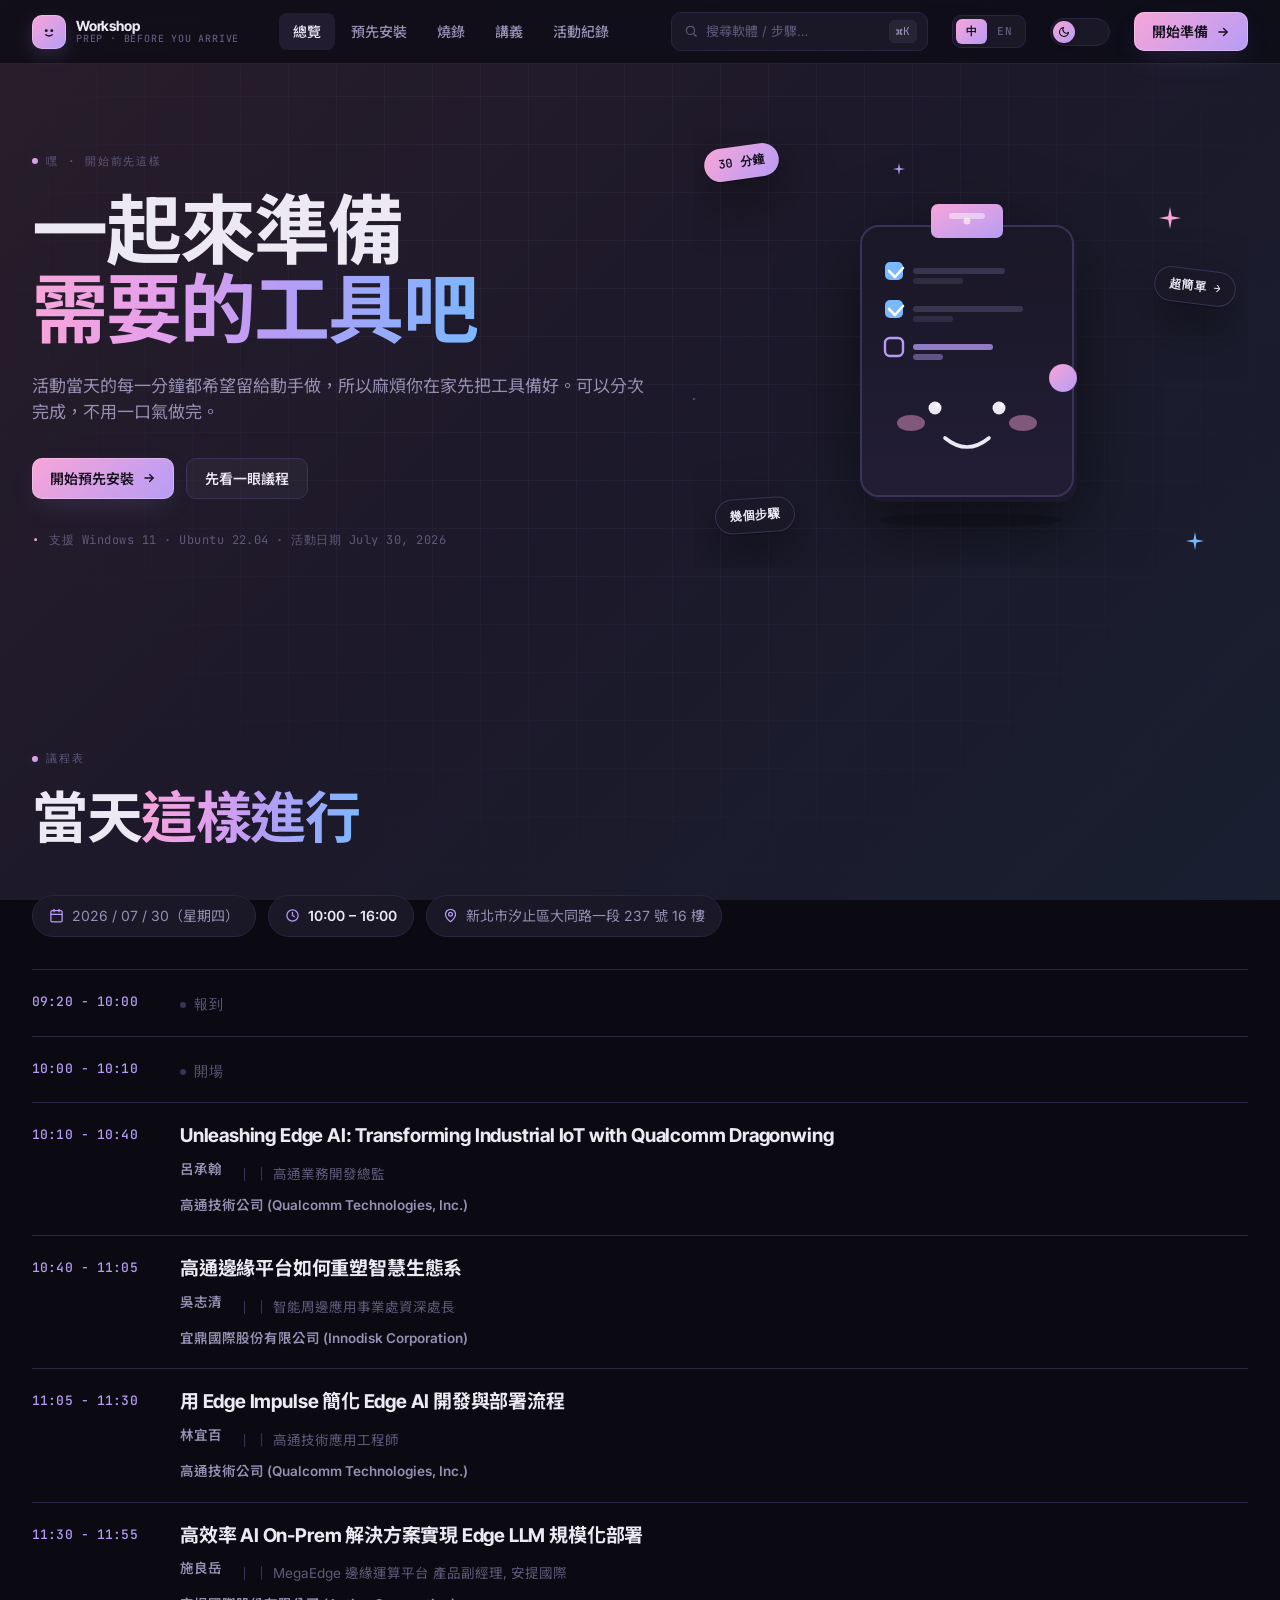
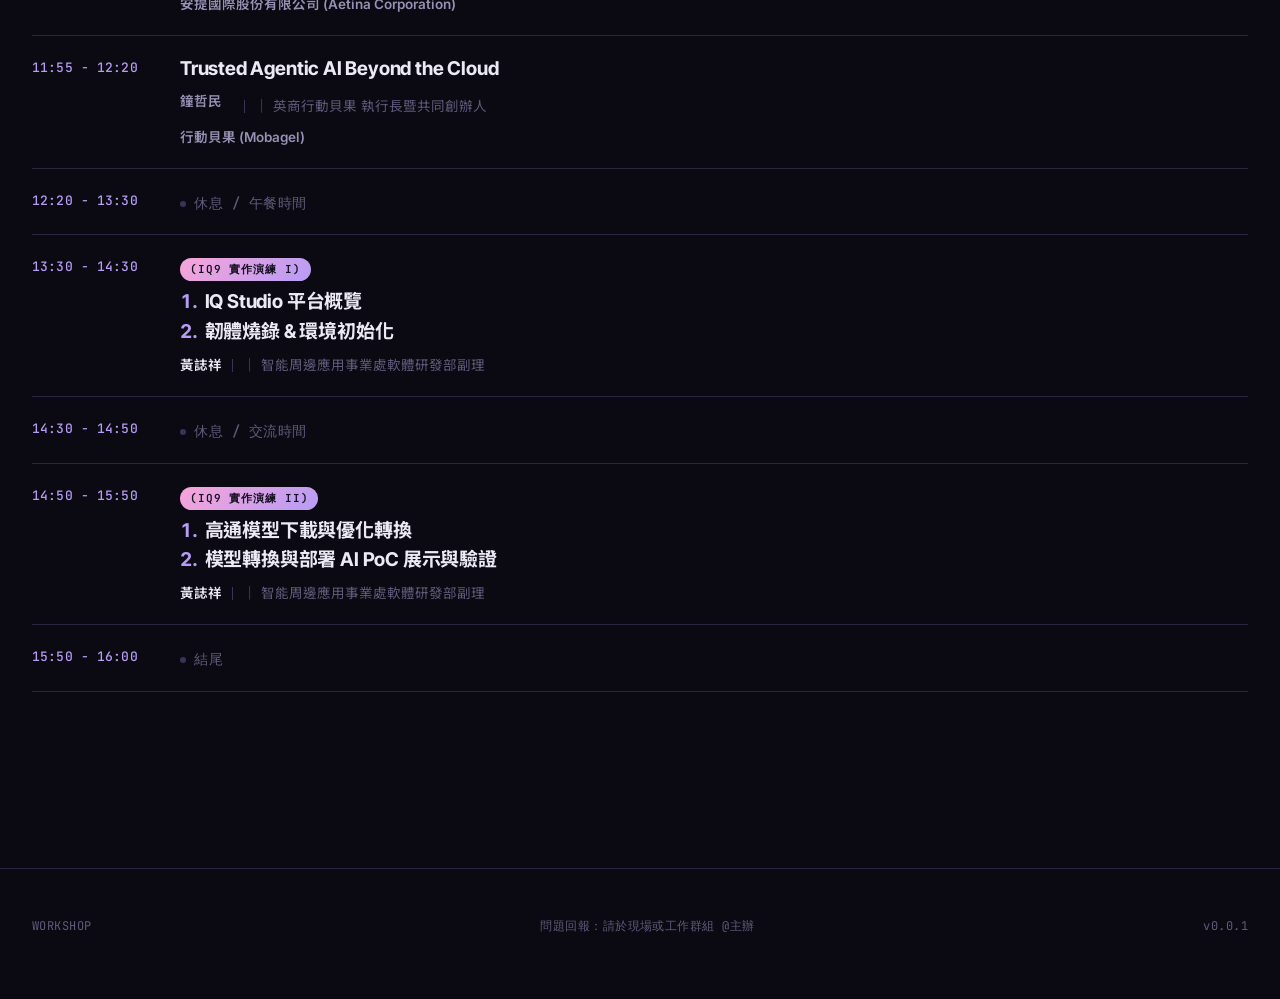
<file: index.html>
<!doctype html>
<html lang="zh-Hant" data-lang="zh" data-theme="dark">
<head>
<meta charset="utf-8" />
<meta name="viewport" content="width=device-width, initial-scale=1" />
<title>Workshop  / Workshop</title>
<script>(function(){var d=document.documentElement;try{d.setAttribute('data-theme',localStorage.getItem('how_theme')||'dark');}catch(e){d.setAttribute('data-theme','dark');}try{var l=localStorage.getItem('how_lang')||'zh';d.setAttribute('data-lang',l);d.setAttribute('lang',l==='zh'?'zh-Hant':'en');}catch(e){d.setAttribute('data-lang','zh');}})();</script>
<style>html{background:#0b0a13}html[data-theme="light"]{background:#fbf9fc}</style>
<link rel="preconnect" href="https://fonts.googleapis.com">
<link rel="preconnect" href="https://fonts.gstatic.com" crossorigin>
<link rel="stylesheet" href="https://fonts.googleapis.com/css2?family=Inter+Tight:wght@400;500;600;700;800&family=Inter:wght@400;500;600;700&family=JetBrains+Mono:wght@400;500;600&family=Noto+Sans+TC:wght@400;500;700;900&display=swap">
<link rel="stylesheet" href="styles.css" />
<style>
  /* Reusable SVG mascot symbol */
  .face-icon .eye { transform-origin: center; transform-box: fill-box; }
</style>
</head>
<body>

<!-- ===== Inline SVG library ===== -->
<svg width="0" height="0" style="position:absolute" aria-hidden="true">
  <defs>
    <!-- Brand face icon: two eyes + smile, sits on gradient pill -->
    <symbol id="brand-face" viewBox="0 0 24 24">
      <circle class="eye eye-l" cx="9" cy="10.5" r="1.6" fill="currentColor"/>
      <circle class="eye eye-r" cx="15" cy="10.5" r="1.6" fill="currentColor"/>
      <path d="M8.5 15 Q12 17.5 15.5 15" stroke="currentColor" stroke-width="1.6"
            fill="none" stroke-linecap="round"/>
    </symbol>
    <!-- 4-pointed sparkle -->
    <symbol id="sparkle-glyph" viewBox="0 0 20 20">
      <path d="M10 0 L11.6 8.4 L20 10 L11.6 11.6 L10 20 L8.4 11.6 L0 10 L8.4 8.4 Z"
            fill="currentColor"/>
    </symbol>
  </defs>
</svg>

<!-- ===== NAV ===== -->
<header class="nav">
  <div class="nav-inner">
    <a href="index.html" class="brand">
      <span class="brand-mark" aria-hidden="true">
        <svg viewBox="0 0 24 24" fill="none" class="face-icon" overflow="visible">
          <circle class="eye eye-l" cx="9" cy="10.5" r="1.6" fill="currentColor"/>
          <circle class="eye eye-r" cx="15" cy="10.5" r="1.6" fill="currentColor"/>
          <path d="M8.5 15 Q12 17.5 15.5 15" stroke="currentColor" stroke-width="1.6" fill="none" stroke-linecap="round"/>
        </svg>
      </span>
      <span class="brand-text">
        <span class="top"><span class="zh-only">Workshop</span><span class="en-only">Workshop</span></span>
        <span class="sub">PREP · BEFORE YOU ARRIVE</span>
      </span>
    </a>

    <nav class="nav-links">
      <a href="index.html" class="nav-link active"><span class="zh-only">總覽</span><span class="en-only">Overview</span></a>
      <a href="pre-install.html" class="nav-link"><span class="zh-only">預先安裝</span><span class="en-only">Pre-Install</span></a>
      <a href="flashing.html" class="nav-link"><span class="zh-only">燒錄</span><span class="en-only">Flashing</span></a>
      <a href="handouts.html" class="nav-link"><span class="zh-only">講義</span><span class="en-only">Handouts</span></a>
      <a href="history.html" class="nav-link"><span class="zh-only">活動紀錄</span><span class="en-only">History</span></a>
    </nav>

    <button class="nav-burger" type="button" data-mobile-nav-toggle aria-label="Open menu" aria-expanded="false" aria-controls="mobile-nav">
      <svg viewBox="0 0 24 24" fill="none" stroke="currentColor" stroke-width="2" stroke-linecap="round" stroke-linejoin="round"><line x1="4" y1="7" x2="20" y2="7"/><line x1="4" y1="12" x2="20" y2="12"/><line x1="4" y1="17" x2="20" y2="17"/></svg>
    </button>

    <span class="nav-spacer"></span>

    <button class="nav-search" data-open-search aria-label="Open search">
      <svg viewBox="0 0 24 24" fill="none" stroke="currentColor" stroke-width="2" stroke-linecap="round" stroke-linejoin="round"><circle cx="11" cy="11" r="7"/><path d="m21 21-4.3-4.3"/></svg>
      <span class="label zh-only">搜尋軟體 / 步驟…</span>
      <span class="label en-only">Search software / steps…</span>
      <span class="kbd">⌘K</span>
    </button>

    <div class="lang-toggle" role="group" aria-label="Language">
      <button data-lang="zh">中</button>
      <button data-lang="en">EN</button>
    </div>

    <button class="theme-toggle" data-theme-toggle aria-label="Toggle theme">
      <span class="thumb">
        <svg class="icon-moon" viewBox="0 0 24 24" fill="none" stroke="currentColor" stroke-width="2.2" stroke-linecap="round" stroke-linejoin="round"><path d="M21 12.8A9 9 0 1 1 11.2 3a7 7 0 0 0 9.8 9.8z"/></svg>
        <svg class="icon-sun" viewBox="0 0 24 24" fill="none" stroke="currentColor" stroke-width="2.2" stroke-linecap="round" stroke-linejoin="round"><circle cx="12" cy="12" r="4"/><path d="M12 2v2"/><path d="M12 20v2"/><path d="m4.93 4.93 1.41 1.41"/><path d="m17.66 17.66 1.41 1.41"/><path d="M2 12h2"/><path d="M20 12h2"/><path d="m6.34 17.66-1.41 1.41"/><path d="m19.07 4.93-1.41 1.41"/></svg>
      </span>
    </button>

    <a href="pre-install.html" class="btn-cta">
      <span class="zh-only">開始準備</span><span class="en-only">Get Started</span>
      <svg viewBox="0 0 24 24" fill="none" stroke="currentColor" stroke-width="2.2" stroke-linecap="round" stroke-linejoin="round" width="14" height="14"><path d="M5 12h14"/><path d="m13 6 6 6-6 6"/></svg>
    </a>
  </div>
</header>

<div class="mobile-nav-panel" id="mobile-nav">
  <a href="index.html" class="active"><span class="zh-only">總覽</span><span class="en-only">Overview</span></a>
  <a href="pre-install.html"><span class="zh-only">預先安裝</span><span class="en-only">Pre-Install</span></a>
  <a href="flashing.html"><span class="zh-only">燒錄</span><span class="en-only">Flashing</span></a>
  <a href="handouts.html"><span class="zh-only">講義</span><span class="en-only">Handouts</span></a>
  <a href="history.html"><span class="zh-only">活動紀錄</span><span class="en-only">History</span></a>
</div>

<!-- ===== HERO ===== -->
<main class="shell">
  <section class="page hero">
    <div>
      <span class="eyebrow">
        <span class="zh-only">嘿 · 開始前先這樣</span>
        <span class="en-only">HEY · BEFORE WE BUILD</span>
      </span>
      <h1 class="display">
        <span class="zh-only">一起來準備<br/><span class="grad-text">需要的工具吧</span></span>
        <span class="en-only">Let's Get<br/><span class="grad-text">Your Tools Ready.</span></span>
      </h1>
      <p class="lead">
        <span class="zh-only">活動當天的每一分鐘都希望留給動手做，所以麻煩你在家先把工具備好。可以分次完成，不用一口氣做完。</span>
        <span class="en-only">Every minute on the day should go to building, not setup. Get your tools ready at home — you can do it in chunks, no need to finish in one sitting.</span>
      </p>

      <div class="hero-cta-row">
        <a href="pre-install.html" class="btn-cta">
          <span class="zh-only">開始預先安裝</span><span class="en-only">Start pre-install</span>
          <svg viewBox="0 0 24 24" fill="none" stroke="currentColor" stroke-width="2.2" stroke-linecap="round" stroke-linejoin="round" width="14" height="14"><path d="M5 12h14"/><path d="m13 6 6 6-6 6"/></svg>
        </a>
        <a href="#agenda" class="btn-ghost">
          <span class="zh-only">先看一眼議程</span><span class="en-only">Peek the agenda</span>
        </a>
      </div>

      <div class="hero-meta">
        <span class="zh-only">支援 Windows 11 · Ubuntu 22.04 · 活動日期 July 30, 2026</span>
        <span class="en-only">Windows 11 · Ubuntu 22.04 · event date July 30, 2026</span>
      </div>
    </div>

    <!-- ===== Mascot scene ===== -->
    <div class="mascot-wrap" aria-hidden="true">

      <span class="sparkle sparkle-1"><svg width="22" height="22"><use href="#sparkle-glyph"/></svg></span>
      <span class="sparkle sparkle-2"><svg width="14" height="14"><use href="#sparkle-glyph"/></svg></span>
      <span class="sparkle sparkle-3"><svg width="18" height="18"><use href="#sparkle-glyph"/></svg></span>
      <span class="sparkle sparkle-4"><svg width="12" height="12"><use href="#sparkle-glyph"/></svg></span>

      <span class="sticker sticker-1 accent">
        <span class="zh-only">30 分鐘</span><span class="en-only">30 min</span>
      </span>
      <span class="sticker sticker-2">
        <span class="zh-only">超簡單 →</span><span class="en-only">easy →</span>
      </span>
      <span class="sticker sticker-3">
        <span class="zh-only">幾個步驟</span><span class="en-only">steps</span>
      </span>

      <svg class="mascot" viewBox="0 0 320 380">
        <defs>
          <linearGradient id="paperFill" x1="0" x2="0" y1="0" y2="1">
            <stop offset="0"  stop-color="var(--surface)"/>
            <stop offset="1"  stop-color="var(--surface-2)"/>
          </linearGradient>
          <linearGradient id="clipFill" x1="0" x2="1" y1="0" y2="1">
            <stop offset="0" stop-color="var(--c-pink)"/>
            <stop offset="1" stop-color="var(--c-lavender)"/>
          </linearGradient>
        </defs>

        <!-- ground shadow -->
        <ellipse cx="160" cy="362" rx="92" ry="7" fill="rgba(0,0,0,0.18)"/>

        <!-- clipboard back panel (slight offset for depth) -->
        <rect x="54" y="74" width="212" height="270" rx="18"
              fill="var(--surface-2)" opacity="0.6"/>

        <!-- clipboard body -->
        <rect x="50" y="68" width="212" height="270" rx="18"
              fill="url(#paperFill)" stroke="var(--border-strong)" stroke-width="2"/>

        <!-- clip at top -->
        <rect x="120" y="46" width="72" height="34" rx="7" fill="url(#clipFill)"/>
        <rect x="138" y="55" width="36" height="6"  rx="3" fill="rgba(255,255,255,0.45)"/>
        <circle cx="156" cy="63" r="3.5" fill="rgba(255,255,255,0.6)"/>

        <!-- checklist rows -->
        <g>
          <!-- row 1 ✓ -->
          <rect x="74" y="104" width="18" height="18" rx="5" fill="var(--c-blue)"/>
          <path d="M78 113 L84 119 L92 110" stroke="white" stroke-width="2.6"
                fill="none" stroke-linecap="round" stroke-linejoin="round"/>
          <rect x="102" y="110" width="92" height="6" rx="3" fill="var(--text-3)" opacity="0.45"/>
          <rect x="102" y="120" width="50" height="6" rx="3" fill="var(--text-3)" opacity="0.3"/>

          <!-- row 2 ✓ -->
          <rect x="74" y="142" width="18" height="18" rx="5" fill="var(--c-blue)"/>
          <path d="M78 151 L84 157 L92 148" stroke="white" stroke-width="2.6"
                fill="none" stroke-linecap="round" stroke-linejoin="round"/>
          <rect x="102" y="148" width="110" height="6" rx="3" fill="var(--text-3)" opacity="0.45"/>
          <rect x="102" y="158" width="40" height="6"  rx="3" fill="var(--text-3)" opacity="0.3"/>

          <!-- row 3 (open, accented) -->
          <rect x="74" y="180" width="18" height="18" rx="5"
                fill="none" stroke="var(--accent)" stroke-width="2.4"/>
          <rect x="102" y="186" width="80" height="6" rx="3" fill="var(--accent)" opacity="0.75"/>
          <rect x="102" y="196" width="30" height="6" rx="3" fill="var(--accent)" opacity="0.45"/>
        </g>

        <!-- face area: blush + eyes + smile -->
        <g>
          <ellipse cx="100" cy="265" rx="14" ry="8" fill="var(--c-pink)" opacity="0.45"/>
          <ellipse cx="212" cy="265" rx="14" ry="8" fill="var(--c-pink)" opacity="0.45"/>

          <circle class="eye eye-l" cx="124" cy="250" r="6.5" fill="var(--text)"/>
          <circle class="eye eye-r" cx="188" cy="250" r="6.5" fill="var(--text)"/>
          <!-- eye shine -->
          <circle cx="126.5" cy="247" r="2" fill="white"/>
          <circle cx="190.5" cy="247" r="2" fill="white"/>

          <!-- smile -->
          <path d="M134 280 Q156 298 178 280" stroke="var(--text)" stroke-width="3.6"
                fill="none" stroke-linecap="round"/>
        </g>

        <!-- little hand waving -->
        <g class="hand">
          <circle cx="252" cy="220" r="14" fill="url(#clipFill)"/>
          <circle cx="252" cy="220" r="14" fill="none" stroke="rgba(0,0,0,0.08)" stroke-width="1"/>
        </g>
      </svg>
    </div>
  </section>


  <!-- ===== AGENDA ===== -->
  <section class="section" id="agenda">
    <div class="section-head">
      <span class="eyebrow"><span class="zh-only">議程表</span><span class="en-only">AGENDA</span></span>
      <h2 class="display">
        <span class="zh-only">當天<span class="grad-text">這樣進行</span></span>
        <span class="en-only">How the Day Runs.</span>
      </h2>
    </div>

    <div class="ag-meta">
      <span class="chip">
        <svg viewBox="0 0 24 24" fill="none" stroke="currentColor" stroke-width="2" stroke-linecap="round" stroke-linejoin="round"><rect x="3" y="4" width="18" height="18" rx="2"/><path d="M16 2v4"/><path d="M8 2v4"/><path d="M3 10h18"/></svg>
        2026 / 07 / 30（星期四）
      </span>
      <span class="chip">
        <svg viewBox="0 0 24 24" fill="none" stroke="currentColor" stroke-width="2" stroke-linecap="round" stroke-linejoin="round"><circle cx="12" cy="12" r="9"/><path d="M12 7v5l3 2"/></svg>
        <b>10:00 – 16:00</b>
      </span>
      <span class="chip">
        <svg viewBox="0 0 24 24" fill="none" stroke="currentColor" stroke-width="2" stroke-linecap="round" stroke-linejoin="round"><path d="M20 10c0 6-8 12-8 12s-8-6-8-12a8 8 0 0 1 16 0z"/><circle cx="12" cy="10" r="3"/></svg>
        新北市汐止區大同路一段 237 號 16 樓
      </span>
    </div>

    <div class="timeline">

      <div class="ag-row is-break">
        <div class="ag-time">09:20 - 10:00</div>
        <div class="ag-body"><div class="ag-label">報到</div></div>
      </div>

      <div class="ag-row is-break">
        <div class="ag-time">10:00 - 10:10</div>
        <div class="ag-body"><div class="ag-label">開場</div></div>
      </div>

      <div class="ag-row">
        <div class="ag-time">10:10 - 10:40</div>
        <div class="ag-body">
          <div class="ag-title">Unleashing Edge AI: Transforming Industrial IoT with Qualcomm Dragonwing</div>
          <div class="ag-speaker">
            <span class="org">呂承翰</span>
            <span class="who"><span class="name"></span><span class="divider"></span><span class="role">｜ 高通業務開發總監</span></span>
          </div>
          <div class="ag-speaker">
            <span class="org">高通技術公司 (Qualcomm Technologies, Inc.)</span>
          </div>
        </div>
      </div>

      <div class="ag-row">
        <div class="ag-time">10:40 - 11:05</div>
        <div class="ag-body">
          <div class="ag-title">高通邊緣平台如何重塑智慧生態系</div>
          <div class="ag-speaker">
            <span class="org">吳志清</span>
            <span class="who"><span class="name"></span><span class="divider"></span><span class="role">｜ 智能周邊應用事業處資深處長</span></span>
          </div>
          <div class="ag-speaker">
            <span class="org">宜鼎國際股份有限公司 (Innodisk Corporation)</span>
          </div>
        </div>
      </div>

      <div class="ag-row">
        <div class="ag-time">11:05 - 11:30</div>
        <div class="ag-body">
          <div class="ag-title">用 Edge Impulse 簡化 Edge AI 開發與部署流程</div>
          <div class="ag-speaker">
            <span class="org">林宜百</span>
            <span class="who"><span class="name"></span><span class="divider"></span><span class="role">｜ 高通技術應用工程師</span></span>
          </div>
          <div class="ag-speaker">
            <span class="org">高通技術公司 (Qualcomm Technologies, Inc.)</span>
          </div>
        </div>
      </div>

      <div class="ag-row">
        <div class="ag-time">11:30 - 11:55</div>
        <div class="ag-body">
          <div class="ag-title">高效率 AI On-Prem 解決方案實現 Edge LLM 規模化部署</div>
          <div class="ag-speaker">
            <span class="org">施良岳</span>
            <span class="who"><span class="name"></span><span class="divider"></span><span class="role">｜ MegaEdge 邊緣運算平台 產品副經理, 安提國際</span></span>
          </div>
          <div class="ag-speaker">
            <span class="org">安提國際股份有限公司 (Aetina Corporation)</span>
          </div>
        </div>
      </div>

      <div class="ag-row">
        <div class="ag-time">11:55 - 12:20</div>
        <div class="ag-body">
          <div class="ag-title">Trusted Agentic AI Beyond the Cloud</div>
          <div class="ag-speaker">
            <span class="org">鐘哲民</span>
            <span class="who"><span class="name"></span><span class="divider"></span><span class="role">｜ 英商行動貝果 執行長暨共同創辦人</span></span>
          </div>
          <div class="ag-speaker">
            <span class="org">行動貝果 (Mobagel)</span>
          </div>
        </div>
      </div>

      <div class="ag-row is-break">
        <div class="ag-time">12:20 - 13:30</div>
        <div class="ag-body"><div class="ag-label">休息 / 午餐時間</div></div>
      </div>

      <div class="ag-row is-lab">
        <div class="ag-time">13:30 - 14:30</div>
        <div class="ag-body">
          <span class="ag-tag">(IQ9 實作演練 I)</span>
          <ul class="ag-nums">
            <li><span class="n">1.</span> IQ Studio 平台概覽</li>
            <li><span class="n">2.</span> 韌體燒錄 &amp; 環境初始化</li>
          </ul>
          <div class="ag-speaker">
            <span class="who"><span class="name">黃誌祥</span><span class="divider"></span><span class="role">｜ 智能周邊應用事業處軟體研發部副理</span></span>
          </div>
        </div>
      </div>

      <div class="ag-row is-break">
        <div class="ag-time">14:30 - 14:50</div>
        <div class="ag-body"><div class="ag-label">休息 / 交流時間</div></div>
      </div>

      <div class="ag-row is-lab">
        <div class="ag-time">14:50 - 15:50</div>
        <div class="ag-body">
          <span class="ag-tag">(IQ9 實作演練 II)</span>
          <ul class="ag-nums">
            <li><span class="n">1.</span> 高通模型下載與優化轉換</li>
            <li><span class="n">2.</span> 模型轉換與部署 AI PoC 展示與驗證</li>
          </ul>
          <div class="ag-speaker">
            <span class="who"><span class="name">黃誌祥</span><span class="divider"></span><span class="role">｜ 智能周邊應用事業處軟體研發部副理</span></span>
          </div>
        </div>
      </div>

      <div class="ag-row is-break">
        <div class="ag-time">15:50 - 16:00</div>
        <div class="ag-body"><div class="ag-label">結尾</div></div>
      </div>

    </div>
  </section>
</main>

<footer class="foot">
  <div class="foot-inner">
    <span><span class="zh-only">WORKSHOP </span><span class="en-only">WORKSHOP SITE</span></span>
    <span>
      <span class="zh-only">問題回報：請於現場或工作群組 @主辦</span>
      <span class="en-only">Questions: ping the organisers on-site or in the channel</span>
    </span>
    <span>v0.0.1</span>
  </div>
</footer>

<!-- ===== SEARCH OVERLAY ===== -->
<div class="search-overlay" id="search-overlay" role="dialog" aria-modal="true">
  <div class="search-panel">
    <div class="search-input-row">
      <svg viewBox="0 0 24 24" fill="none" stroke="currentColor" stroke-width="2" stroke-linecap="round" stroke-linejoin="round"><circle cx="11" cy="11" r="7"/><path d="m21 21-4.3-4.3"/></svg>
      <input id="search-input" type="text" placeholder="搜尋軟體、步驟、FAQ… / search software, steps, FAQ…" autocomplete="off" />
      <span class="esc">ESC</span>
    </div>
    <div class="search-results" id="search-results"></div>
  </div>
</div>

<script src="search-index.js"></script>
<script src="app.js"></script>
</body>
</html>
</file>
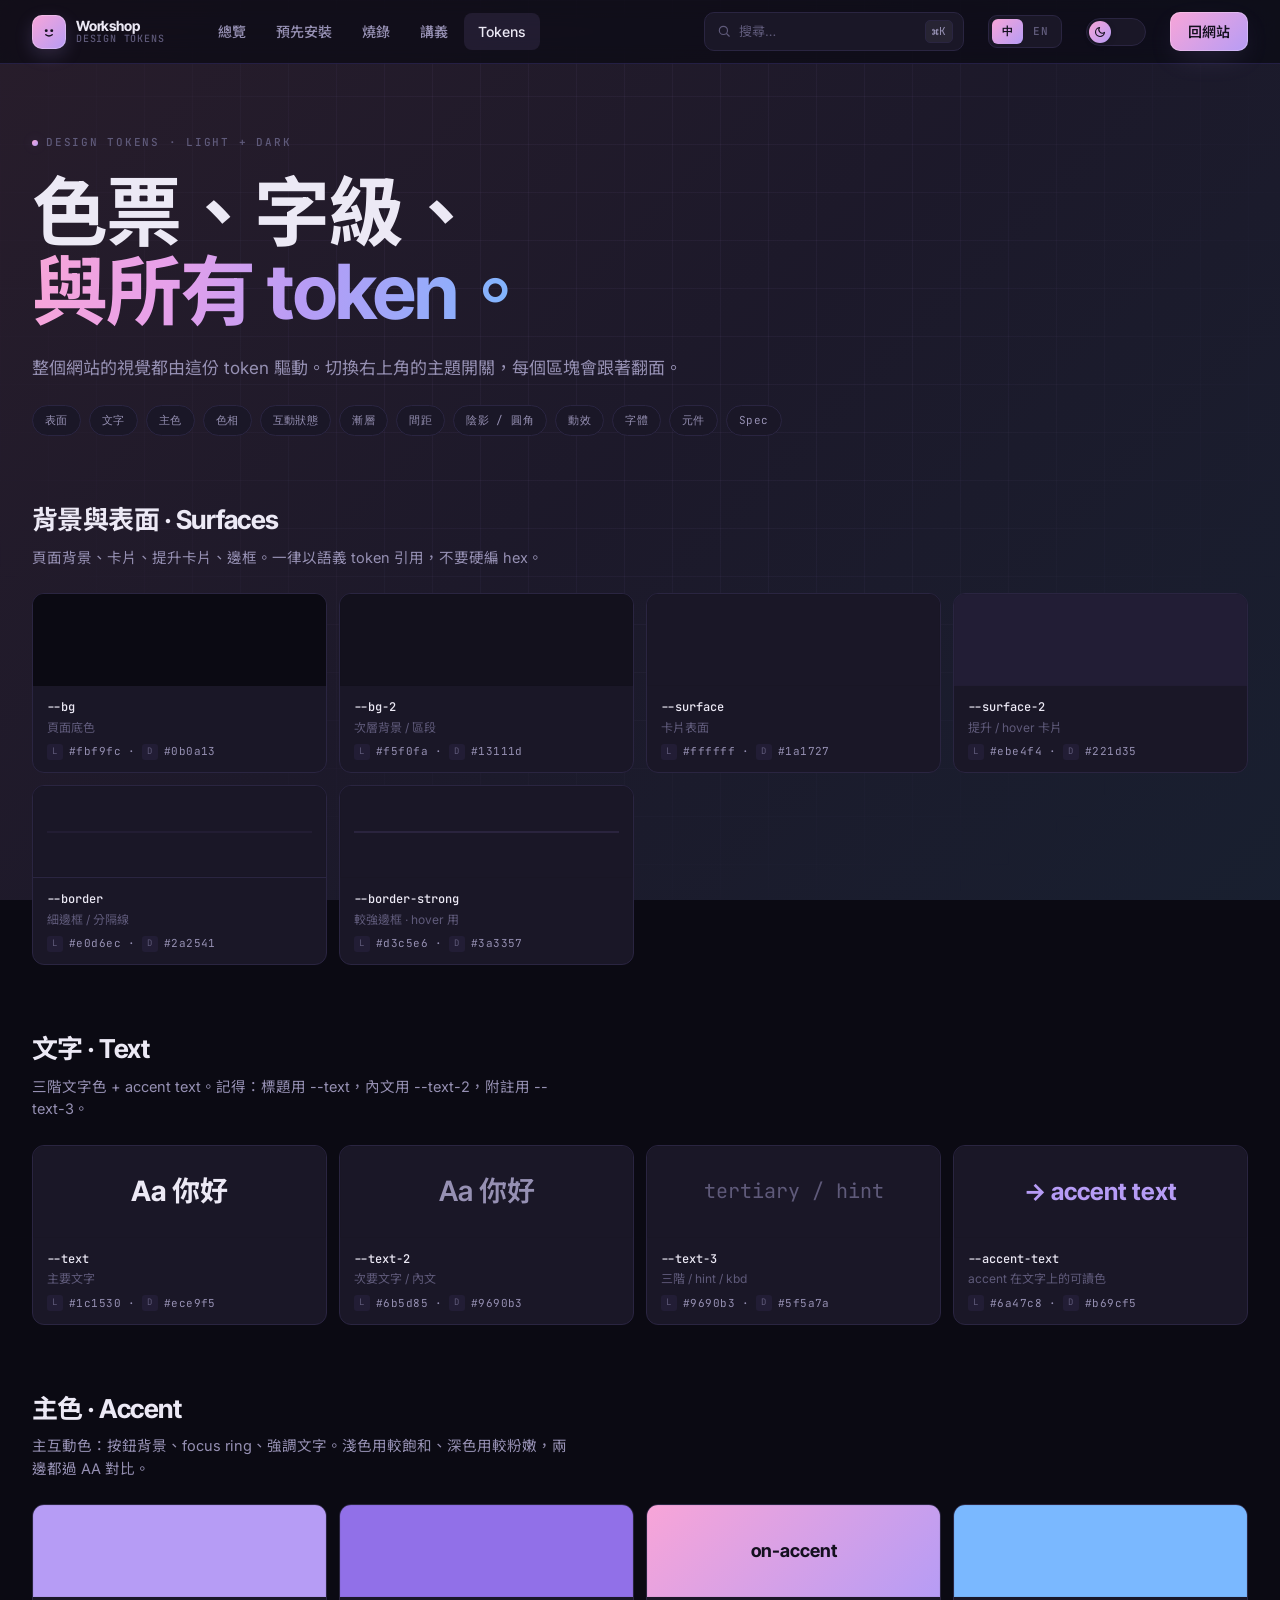
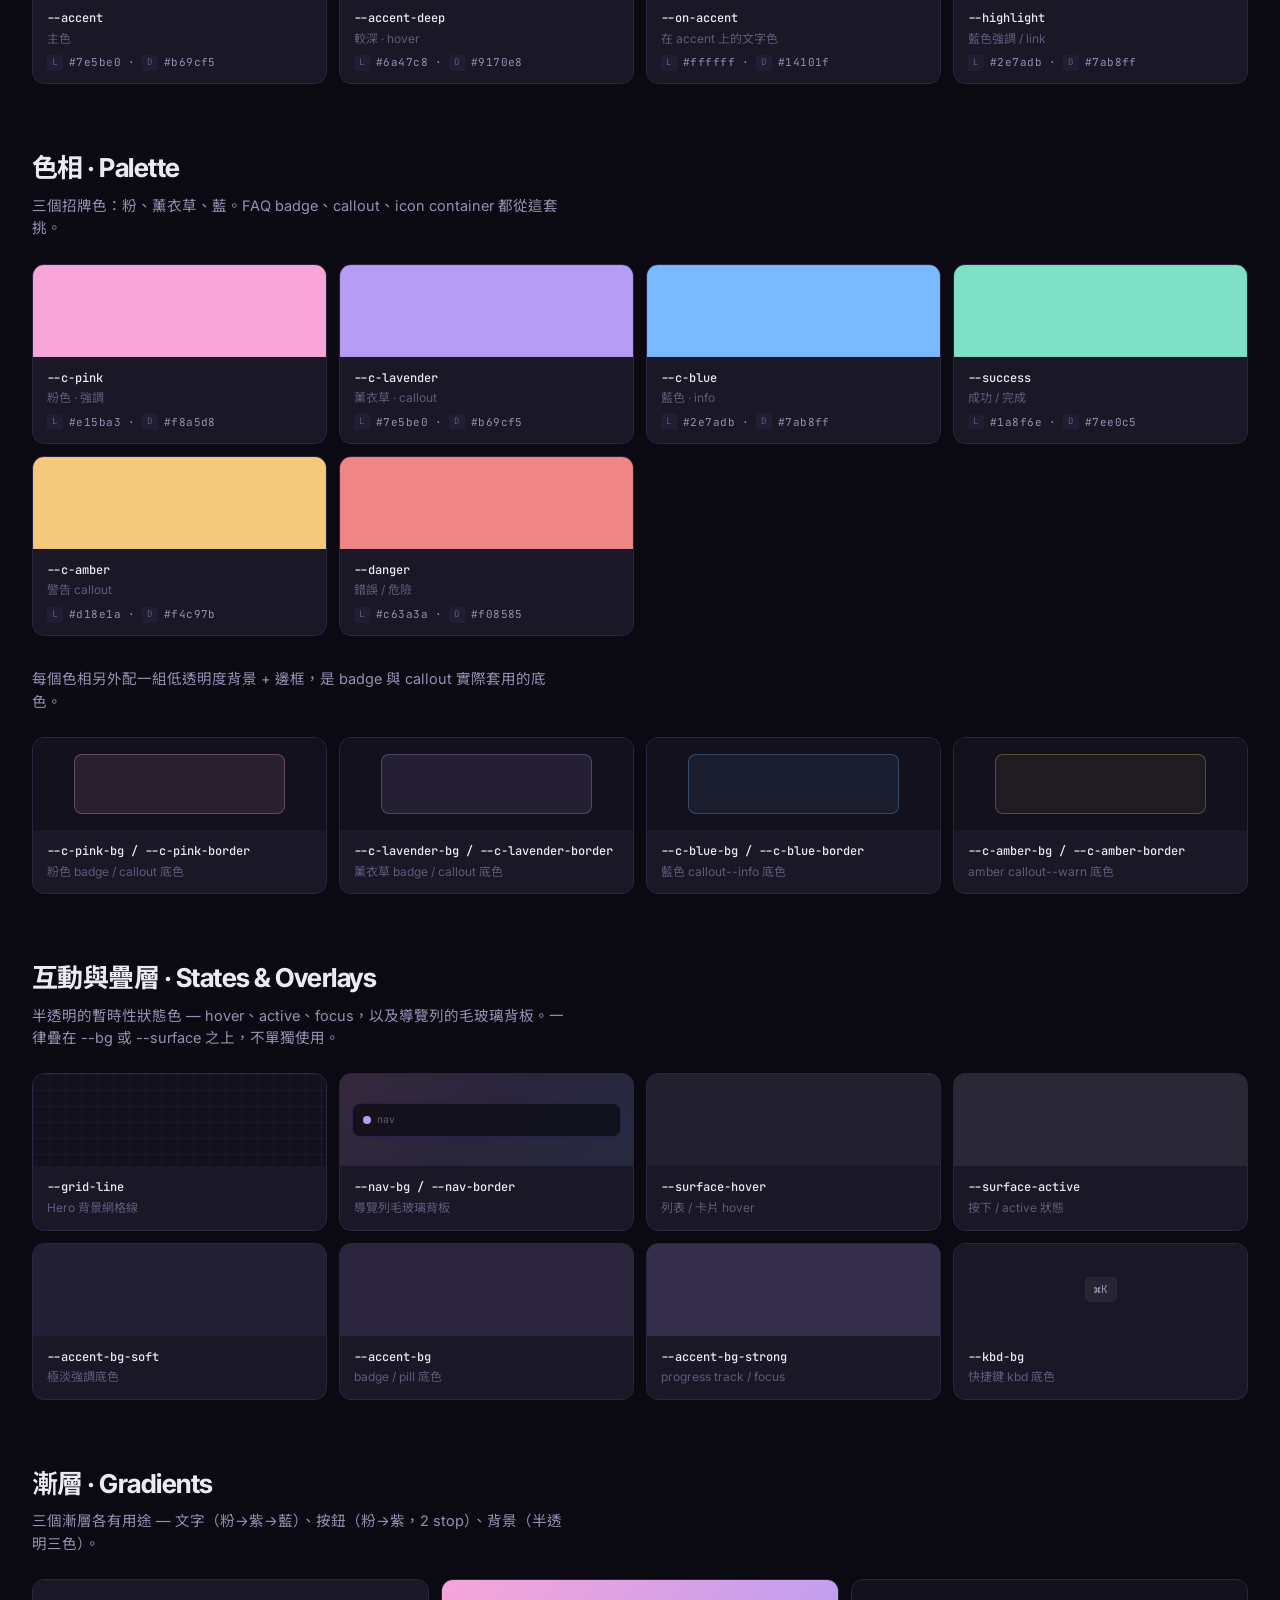
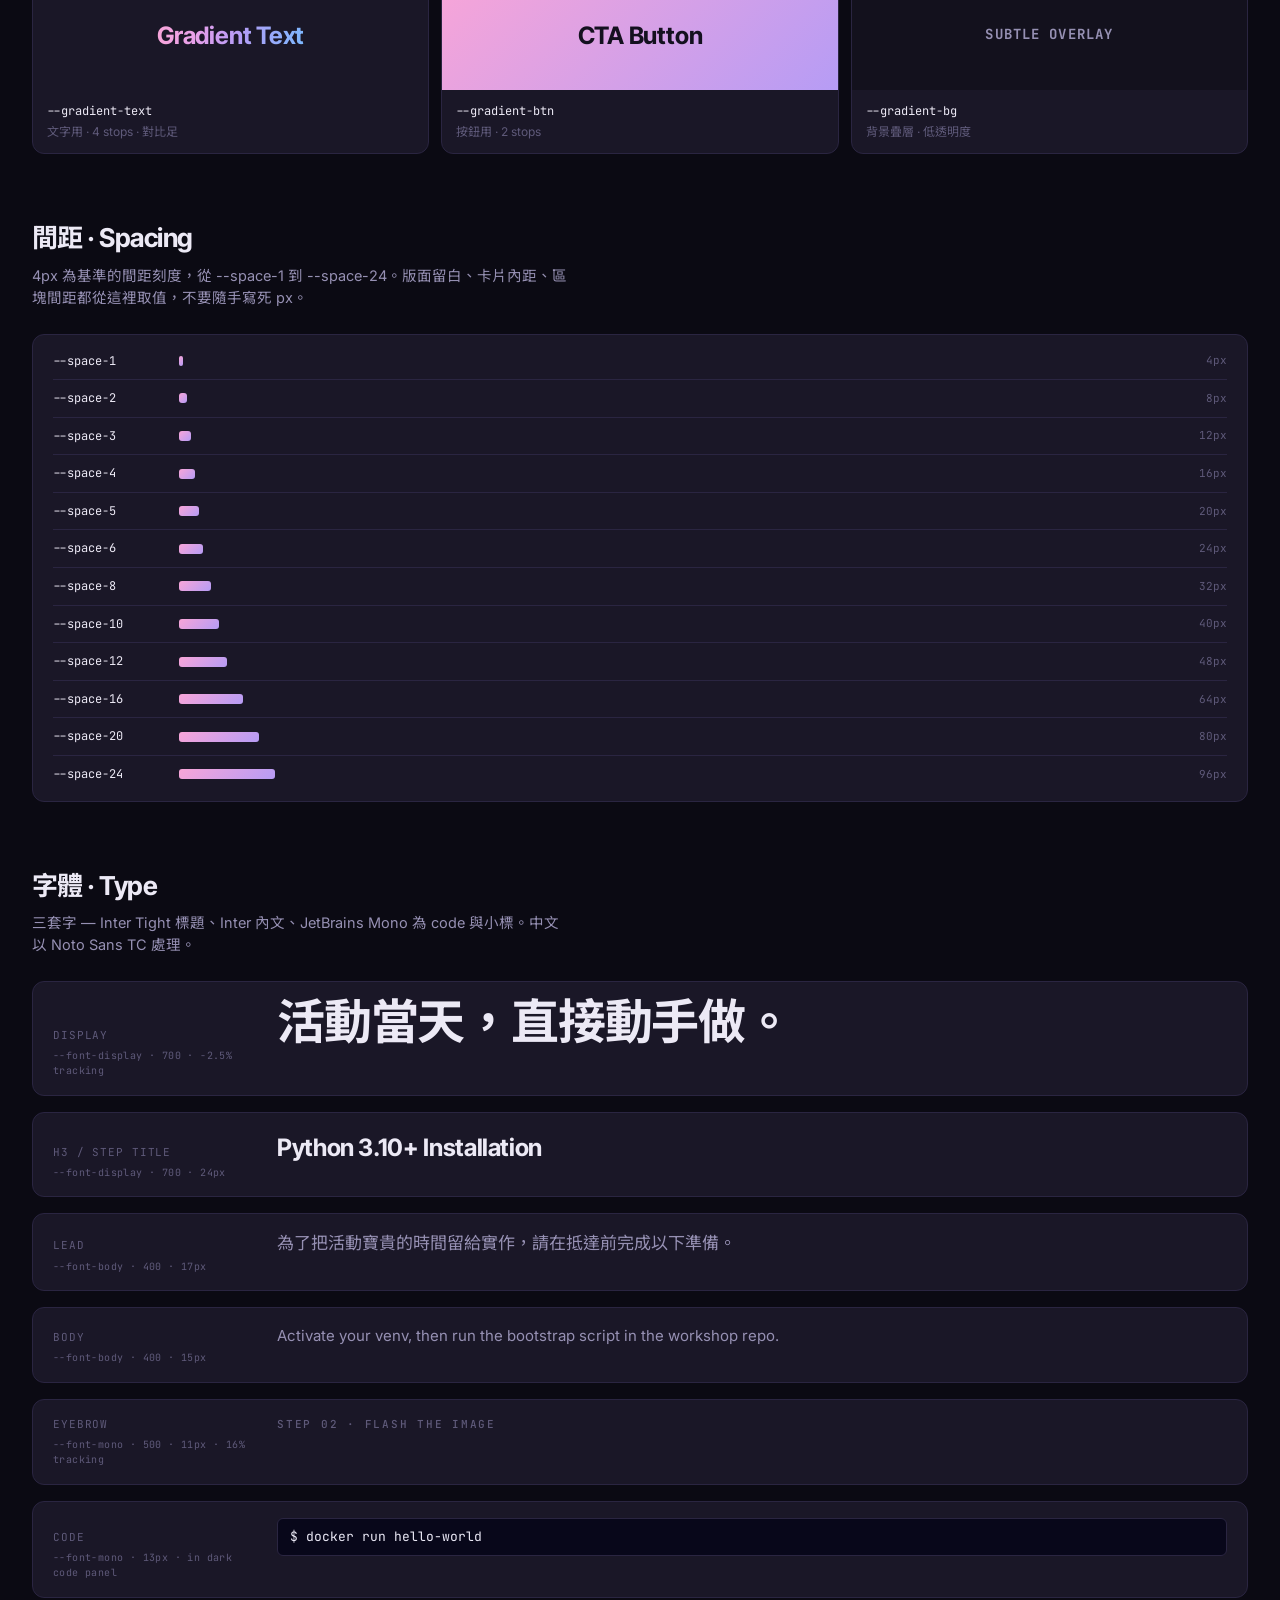
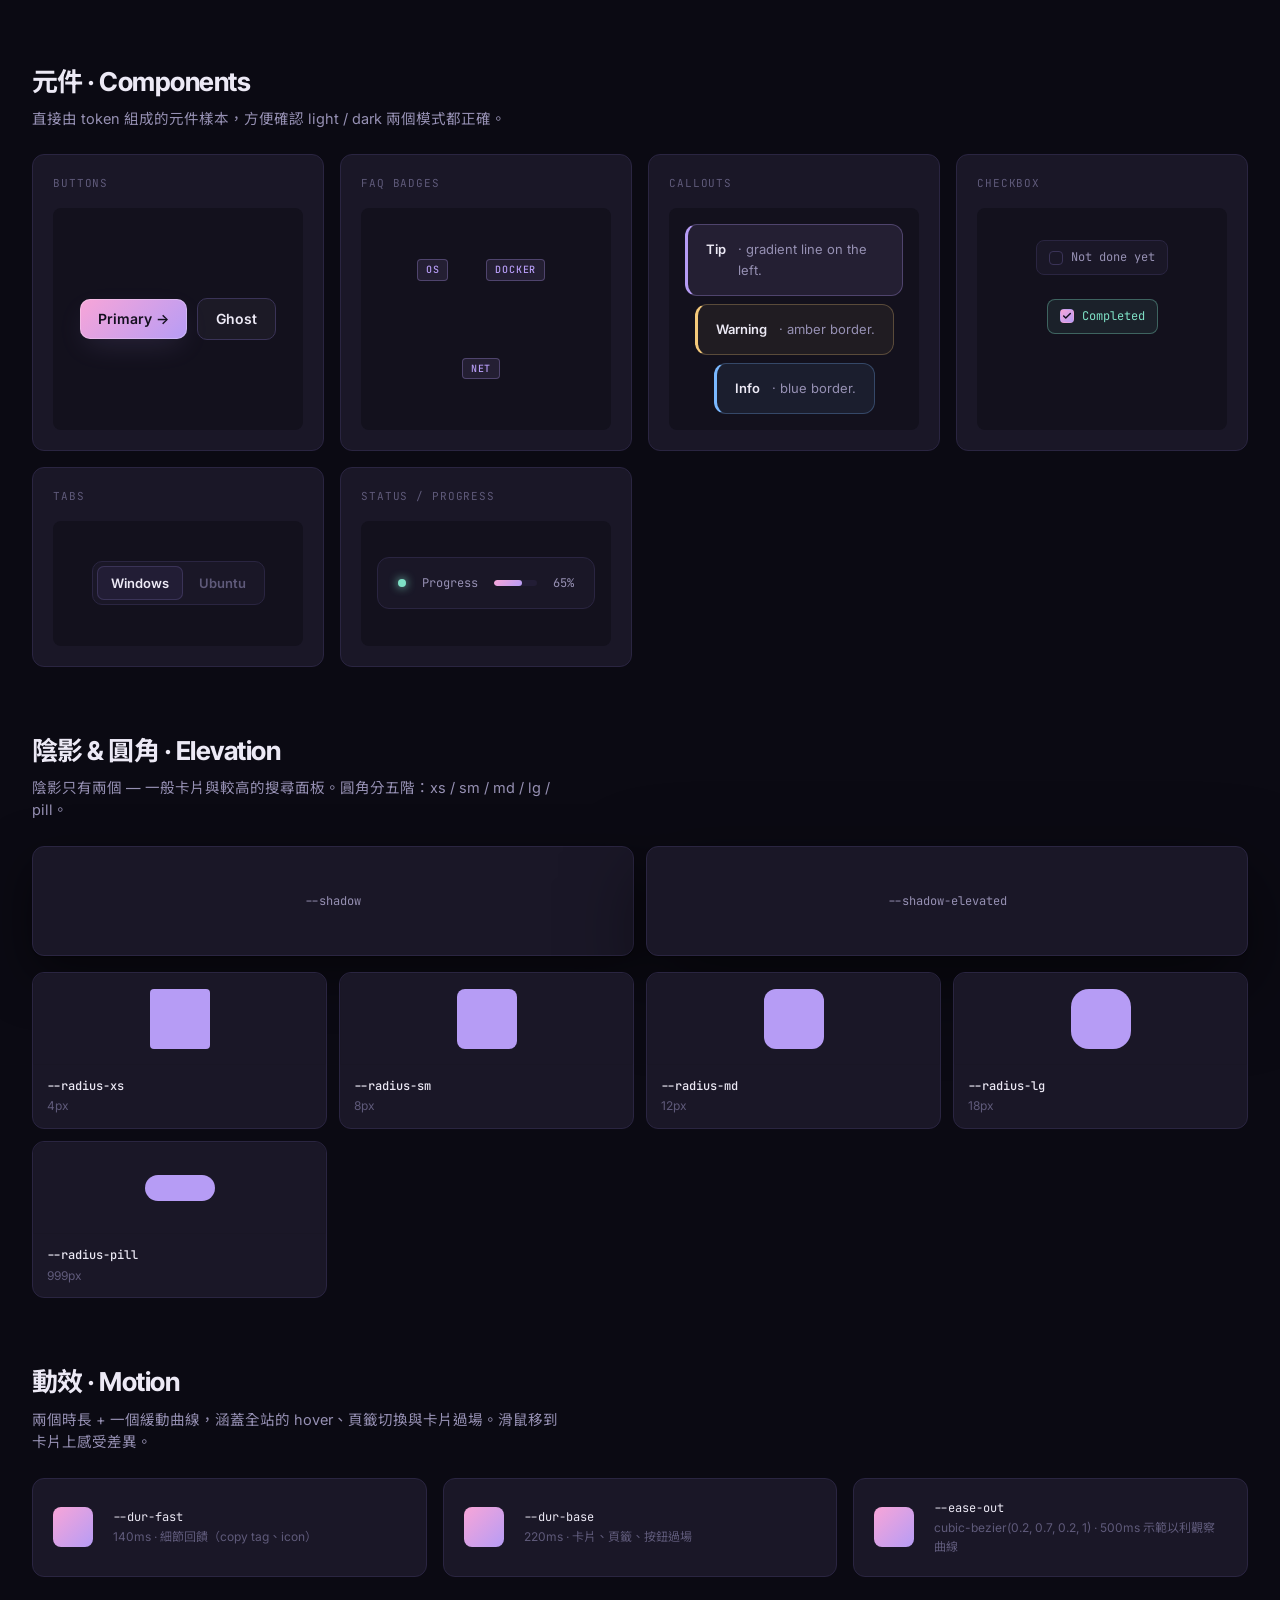
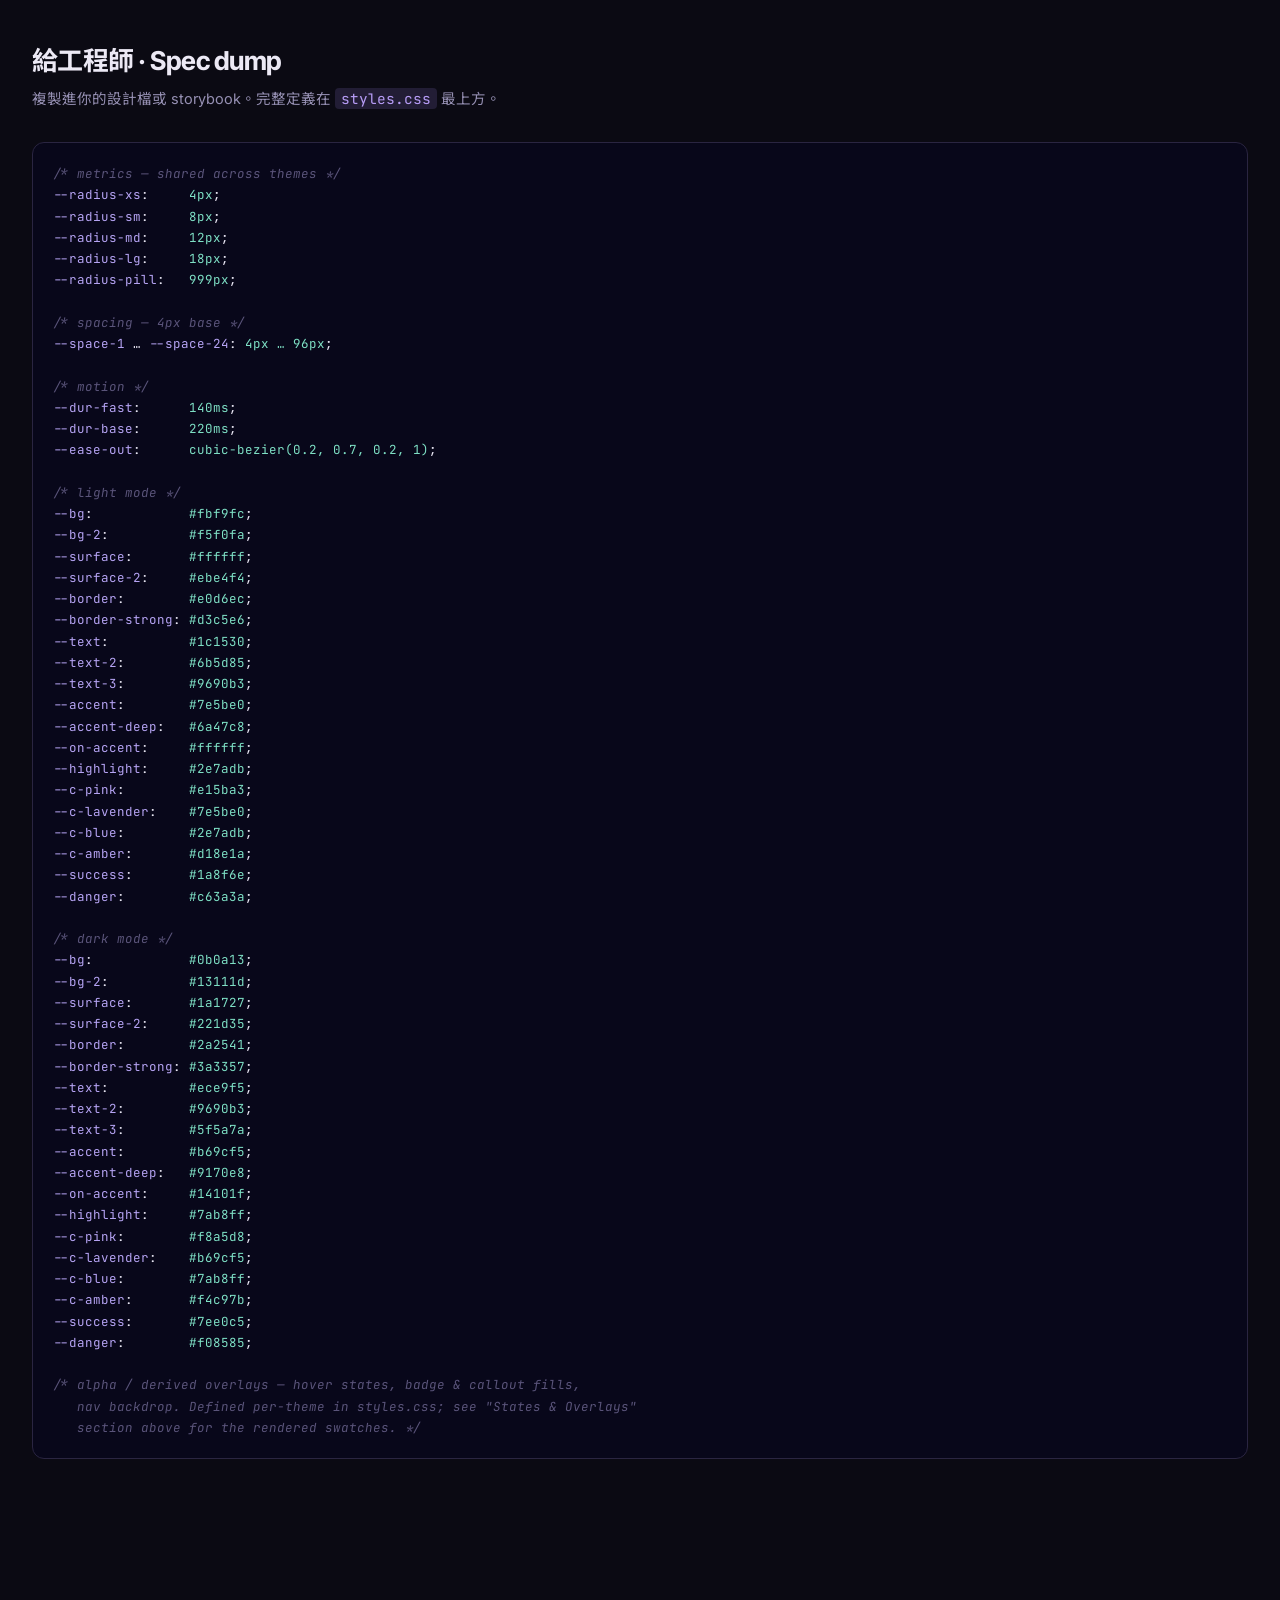
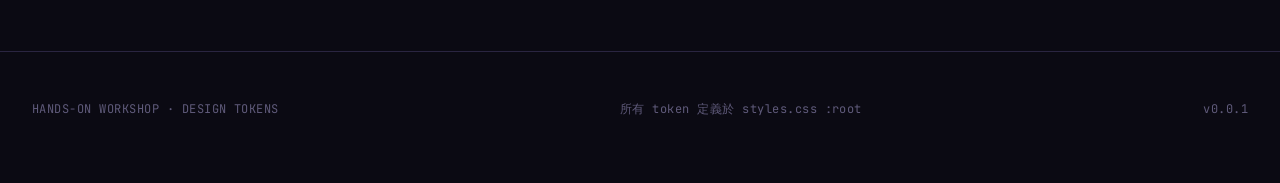
<file: color-tokens.html>
<!doctype html>
<html lang="zh-Hant" data-lang="zh" data-theme="dark">
<head>
<meta charset="utf-8" />
<meta name="viewport" content="width=device-width, initial-scale=1" />
<title>色票 / Tokens — Hands-On Workshop</title>
<script>(function(){var d=document.documentElement;try{d.setAttribute('data-theme',localStorage.getItem('how_theme')||'dark');}catch(e){d.setAttribute('data-theme','dark');}try{var l=localStorage.getItem('how_lang')||'zh';d.setAttribute('data-lang',l);d.setAttribute('lang',l==='zh'?'zh-Hant':'en');}catch(e){d.setAttribute('data-lang','zh');}})();</script>
<style>html{background:#0b0a13}html[data-theme="light"]{background:#fbf9fc}</style>
<link rel="preconnect" href="https://fonts.googleapis.com">
<link rel="preconnect" href="https://fonts.gstatic.com" crossorigin>
<link rel="stylesheet" href="https://fonts.googleapis.com/css2?family=Inter+Tight:wght@400;500;600;700;800&family=Inter:wght@400;500;600;700&family=JetBrains+Mono:wght@400;500;600&family=Noto+Sans+TC:wght@400;500;700;900&display=swap">
<link rel="stylesheet" href="styles.css" />
<style>
  /* Page-specific styles for the swatch grid */
  .tk-grid {
    display: grid;
    grid-template-columns: repeat(auto-fill, minmax(240px, 1fr));
    gap: var(--space-3);
    margin-top: var(--space-6);
  }
  .tk-grid--wide {
    grid-template-columns: repeat(auto-fill, minmax(320px, 1fr));
  }
  .tk-grid--two {
    grid-template-columns: repeat(2, minmax(0, 1fr));
  }
  .swatch {
    position: relative;
    display: flex;
    flex-direction: column;
    background: var(--surface);
    border: 1px solid var(--border);
    border-radius: var(--radius-md);
    overflow: hidden;
    transition: border-color var(--dur-fast), transform var(--dur-fast);
  }
  .swatch:hover { border-color: var(--border-strong); }
  .swatch-chip {
    height: 92px;
    position: relative;
  }
  .swatch-chip::after {
    content: '';
    position: absolute;
    inset: 0;
    box-shadow: inset 0 0 0 1px rgba(0,0,0,0.04);
    pointer-events: none;
  }
  .swatch-meta {
    padding: 12px 14px;
    display: flex;
    flex-direction: column;
    gap: 2px;
  }
  .swatch-meta .name {
    font-family: var(--font-mono);
    font-size: 12px;
    color: var(--text);
    font-weight: 500;
  }
  .swatch-meta .role {
    font-size: 12px;
    color: var(--text-3);
  }
  .swatch-meta .hex {
    margin-top: 4px;
    display: inline-flex;
    align-items: center;
    gap: 6px;
    font-family: var(--font-mono);
    font-size: 11px;
    color: var(--text-2);
    letter-spacing: 0.04em;
  }
  .swatch-meta .hex .light, .swatch-meta .hex .dark {
    display: inline-flex; align-items: center; gap: 4px;
  }
  .swatch-meta .hex .mode {
    font-size: 9px; padding: 1px 5px; border-radius: 3px;
    background: var(--surface-2); color: var(--text-3);
    letter-spacing: 0.1em; text-transform: uppercase;
  }
  .copy-tag {
    position: absolute;
    top: 8px; right: 8px;
    background: rgba(0,0,0,0.45);
    color: #fff;
    font-family: var(--font-mono);
    font-size: 10px;
    padding: 3px 7px;
    border-radius: 4px;
    opacity: 0;
    transition: opacity var(--dur-fast);
    cursor: pointer;
  }
  .swatch:hover .copy-tag { opacity: 1; }
  .copy-tag.copied { background: var(--success); color: #fff; opacity: 1; }

  /* Token section header */
  .tk-section { margin-top: var(--space-16); }
  .tk-section h2 {
    font-family: var(--font-display);
    font-size: 26px;
    font-weight: 700;
    letter-spacing: -0.02em;
    color: var(--text);
    margin: 0;
  }
  .tk-section .sub {
    margin-top: 6px;
    color: var(--text-2);
    font-size: 14.5px;
    max-width: 60ch;
  }

  /* Gradient row */
  .grad-row {
    display: grid;
    grid-template-columns: repeat(auto-fit, minmax(280px, 1fr));
    gap: var(--space-3);
    margin-top: var(--space-6);
  }
  .grad-card {
    background: var(--surface);
    border: 1px solid var(--border);
    border-radius: var(--radius-md);
    overflow: hidden;
  }
  .grad-card .preview {
    height: 110px;
    display: grid;
    place-items: center;
    font-family: var(--font-display);
    font-weight: 700;
    font-size: 24px;
    letter-spacing: -0.01em;
  }
  .grad-card .meta { padding: 12px 14px; }
  .grad-card .meta .name { font-family: var(--font-mono); font-size: 12px; color: var(--text); }
  .grad-card .meta .role { font-size: 12px; color: var(--text-3); margin-top: 2px; }

  /* Type sample */
  .type-row {
    display: flex;
    flex-direction: column;
    gap: var(--space-4);
    margin-top: var(--space-6);
  }
  .type-sample {
    display: grid;
    grid-template-columns: 200px 1fr;
    align-items: baseline;
    gap: var(--space-6);
    padding: var(--space-4) var(--space-5);
    background: var(--surface);
    border: 1px solid var(--border);
    border-radius: var(--radius-md);
  }
  .type-sample .label {
    font-family: var(--font-mono);
    font-size: 11px;
    color: var(--text-3);
    letter-spacing: 0.08em;
    text-transform: uppercase;
  }
  .type-sample .label .spec {
    display: block;
    margin-top: 4px;
    font-size: 10px;
    color: var(--text-3);
    text-transform: none;
    letter-spacing: 0.04em;
  }

  /* Component preview row */
  .comp-row {
    display: grid;
    grid-template-columns: repeat(auto-fit, minmax(280px, 1fr));
    gap: var(--space-4);
    margin-top: var(--space-6);
  }
  .comp-card {
    padding: var(--space-5);
    background: var(--surface);
    border: 1px solid var(--border);
    border-radius: var(--radius-md);
    display: flex;
    flex-direction: column;
    gap: var(--space-4);
    min-height: 200px;
  }
  .comp-card .head {
    font-family: var(--font-mono);
    font-size: 11px;
    color: var(--text-3);
    letter-spacing: 0.08em;
    text-transform: uppercase;
  }
  .comp-card .stage {
    flex: 1;
    display: grid;
    place-items: center;
    padding: var(--space-4);
    background: var(--bg-2);
    border-radius: var(--radius-sm);
  }

  /* Shadow demo */
  .shadow-demo {
    display: grid;
    place-items: center;
    height: 110px;
    background: var(--surface);
    border-radius: var(--radius-md);
    box-shadow: var(--shadow);
    font-family: var(--font-mono);
    font-size: 12px;
    color: var(--text-2);
    border: 1px solid var(--border);
  }
  .shadow-demo--elev { box-shadow: var(--shadow-elevated); }

  /* Jump nav */
  .tk-jumpnav {
    display: flex;
    flex-wrap: wrap;
    gap: 8px;
    margin-top: var(--space-6);
  }
  .tk-jumpnav a {
    font-family: var(--font-mono);
    font-size: 11px;
    letter-spacing: 0.04em;
    padding: 6px 12px;
    border-radius: var(--radius-pill);
    border: 1px solid var(--border);
    color: var(--text-2);
    text-decoration: none;
    background: var(--surface);
    transition: border-color var(--dur-fast), color var(--dur-fast), background var(--dur-fast);
  }
  .tk-jumpnav a:hover {
    border-color: var(--accent);
    color: var(--accent-text);
    background: var(--accent-bg-soft);
  }

  /* Spacing scale */
  .space-scale {
    margin-top: var(--space-6);
    background: var(--surface);
    border: 1px solid var(--border);
    border-radius: var(--radius-md);
    padding: var(--space-2) var(--space-5);
  }
  .space-row {
    display: flex;
    align-items: center;
    gap: var(--space-4);
    padding: 9px 0;
    border-bottom: 1px solid var(--border);
  }
  .space-row:last-child { border-bottom: none; }
  .space-row .name {
    width: 110px;
    flex-shrink: 0;
    font-family: var(--font-mono);
    font-size: 12px;
    color: var(--text);
  }
  .space-row .bar {
    height: 10px;
    border-radius: 3px;
    background: var(--gradient-btn);
    flex-shrink: 0;
  }
  .space-row .px {
    margin-left: auto;
    font-family: var(--font-mono);
    font-size: 11px;
    color: var(--text-3);
  }

  /* Motion demo */
  .motion-card {
    padding: var(--space-5);
    background: var(--surface);
    border: 1px solid var(--border);
    border-radius: var(--radius-md);
    display: flex;
    align-items: center;
    gap: var(--space-5);
  }
  .motion-card .swatch-square {
    width: 40px;
    height: 40px;
    flex-shrink: 0;
    background: var(--gradient-btn);
    border-radius: var(--radius-sm);
    transition: transform var(--motion-dur, 220ms) var(--ease-out);
  }
  .motion-card:hover .swatch-square { transform: scale(1.25) rotate(8deg); }
  .motion-card .name { font-family: var(--font-mono); font-size: 12px; color: var(--text); }
  .motion-card .role { font-size: 12px; color: var(--text-3); margin-top: 2px; }

  /* Code panel for the spec dump */
  .spec-dump {
    margin-top: var(--space-8);
    padding: var(--space-5);
    background: var(--code-bg);
    border: 1px solid var(--code-border);
    border-radius: var(--radius-md);
    font-family: var(--font-mono);
    font-size: 12.5px;
    line-height: 1.7;
    color: var(--code-text);
    overflow-x: auto;
    white-space: pre;
  }
  .spec-dump .k { color: #B6A4F4; }
  .spec-dump .v { color: #7ee0c5; }
  .spec-dump .c { color: #5A547A; font-style: italic; }
</style>
</head>
<body>

<header class="nav">
  <div class="nav-inner">
    <a href="index.html" class="brand">
      <span class="brand-mark" aria-hidden="true">
        <svg viewBox="0 0 24 24" fill="none" class="face-icon" overflow="visible">
          <circle class="eye eye-l" cx="9" cy="10.5" r="1.6" fill="currentColor"/>
          <circle class="eye eye-r" cx="15" cy="10.5" r="1.6" fill="currentColor"/>
          <path d="M8.5 15 Q12 17.5 15.5 15" stroke="currentColor" stroke-width="1.6" fill="none" stroke-linecap="round"/>
        </svg>
      </span>
      <span class="brand-text">
        <span class="top"><span class="zh-only">Workshop </span><span class="en-only">Workshop</span></span>
        <span class="sub">DESIGN TOKENS</span>
      </span>
    </a>
    <nav class="nav-links">
      <a href="index.html" class="nav-link"><span class="zh-only">總覽</span><span class="en-only">Overview</span></a>
      <a href="pre-install.html" class="nav-link"><span class="zh-only">預先安裝</span><span class="en-only">Pre-Install</span></a>
      <a href="flashing.html" class="nav-link"><span class="zh-only">燒錄</span><span class="en-only">Flashing</span></a>
      <a href="handouts.html" class="nav-link"><span class="zh-only">講義</span><span class="en-only">Handouts</span></a>
      <a href="color-tokens.html" class="nav-link active">Tokens</a>
    </nav>
    <button class="nav-burger" type="button" data-mobile-nav-toggle aria-label="Open menu" aria-expanded="false" aria-controls="mobile-nav">
      <svg viewBox="0 0 24 24" fill="none" stroke="currentColor" stroke-width="2" stroke-linecap="round" stroke-linejoin="round"><line x1="4" y1="7" x2="20" y2="7"/><line x1="4" y1="12" x2="20" y2="12"/><line x1="4" y1="17" x2="20" y2="17"/></svg>
    </button>
    <span class="nav-spacer"></span>
    <button class="nav-search" data-open-search aria-label="Open search">
      <svg viewBox="0 0 24 24" fill="none" stroke="currentColor" stroke-width="2" stroke-linecap="round" stroke-linejoin="round"><circle cx="11" cy="11" r="7"/><path d="m21 21-4.3-4.3"/></svg>
      <span class="label zh-only">搜尋…</span>
      <span class="label en-only">Search…</span>
      <span class="kbd">⌘K</span>
    </button>
    <div class="lang-toggle"><button data-lang="zh">中</button><button data-lang="en">EN</button></div>
    <button class="theme-toggle" data-theme-toggle aria-label="Toggle theme">
      <span class="thumb">
        <svg class="icon-moon" viewBox="0 0 24 24" fill="none" stroke="currentColor" stroke-width="2.2" stroke-linecap="round" stroke-linejoin="round"><path d="M21 12.8A9 9 0 1 1 11.2 3a7 7 0 0 0 9.8 9.8z"/></svg>
        <svg class="icon-sun" viewBox="0 0 24 24" fill="none" stroke="currentColor" stroke-width="2.2" stroke-linecap="round" stroke-linejoin="round"><circle cx="12" cy="12" r="4"/><path d="M12 2v2"/><path d="M12 20v2"/><path d="m4.93 4.93 1.41 1.41"/><path d="m17.66 17.66 1.41 1.41"/><path d="M2 12h2"/><path d="M20 12h2"/><path d="m6.34 17.66-1.41 1.41"/><path d="m19.07 4.93-1.41 1.41"/></svg>
      </span>
    </button>
    <a href="index.html" class="btn-cta">
      <span class="zh-only">回網站</span><span class="en-only">To site</span>
    </a>
  </div>
</header>

<div class="mobile-nav-panel" id="mobile-nav">
  <a href="index.html"><span class="zh-only">總覽</span><span class="en-only">Overview</span></a>
  <a href="pre-install.html"><span class="zh-only">預先安裝</span><span class="en-only">Pre-Install</span></a>
  <a href="flashing.html"><span class="zh-only">燒錄</span><span class="en-only">Flashing</span></a>
  <a href="handouts.html"><span class="zh-only">講義</span><span class="en-only">Handouts</span></a>
  <a href="color-tokens.html" class="active">Tokens</a>
</div>

<main class="shell">
  <section class="page">

    <span class="eyebrow">DESIGN TOKENS · LIGHT + DARK</span>
    <h1 class="display">
      <span class="zh-only">色票、字級、<br/><span class="grad-text">與所有 token。</span></span>
      <span class="en-only">Palette, type,<br/><span class="grad-text">and every token.</span></span>
    </h1>
    <p class="lead">
      <span class="zh-only">整個網站的視覺都由這份 token 驅動。切換右上角的主題開關，每個區塊會跟著翻面。</span>
      <span class="en-only">The whole site is driven by these CSS custom properties. Flip the theme switch top-right and every section follows.</span>
    </p>

    <nav class="tk-jumpnav" aria-label="Section navigation">
      <a href="#surfaces"><span class="zh-only">表面</span><span class="en-only">Surfaces</span></a>
      <a href="#text"><span class="zh-only">文字</span><span class="en-only">Text</span></a>
      <a href="#accent"><span class="zh-only">主色</span><span class="en-only">Accent</span></a>
      <a href="#palette"><span class="zh-only">色相</span><span class="en-only">Palette</span></a>
      <a href="#states"><span class="zh-only">互動狀態</span><span class="en-only">States</span></a>
      <a href="#gradients"><span class="zh-only">漸層</span><span class="en-only">Gradients</span></a>
      <a href="#spacing"><span class="zh-only">間距</span><span class="en-only">Spacing</span></a>
      <a href="#elevation"><span class="zh-only">陰影 / 圓角</span><span class="en-only">Elevation</span></a>
      <a href="#motion"><span class="zh-only">動效</span><span class="en-only">Motion</span></a>
      <a href="#type"><span class="zh-only">字體</span><span class="en-only">Type</span></a>
      <a href="#components"><span class="zh-only">元件</span><span class="en-only">Components</span></a>
      <a href="#spec">Spec</a>
    </nav>

    <!-- ===== SURFACE ===== -->
    <section class="tk-section" id="surfaces">
      <h2><span class="zh-only">背景與表面 · Surfaces</span><span class="en-only">Surfaces</span></h2>
      <p class="sub">
        <span class="zh-only">頁面背景、卡片、提升卡片、邊框。一律以語義 token 引用，不要硬編 hex。</span>
        <span class="en-only">Page background, surfaces, elevated surfaces, borders. Always reference these by token — never hardcode the hex.</span>
      </p>
      <div class="tk-grid">
        <div class="swatch">
          <div class="swatch-chip" style="background:var(--bg);"></div>
          <div class="swatch-meta">
            <span class="name">--bg</span>
            <span class="role"><span class="zh-only">頁面底色</span><span class="en-only">Page background</span></span>
            <span class="hex"><span class="mode">L</span>#fbf9fc · <span class="mode">D</span>#0b0a13</span>
          </div>
          <button class="copy-tag" data-copy="--bg">copy</button>
        </div>
        <div class="swatch">
          <div class="swatch-chip" style="background:var(--bg-2);"></div>
          <div class="swatch-meta">
            <span class="name">--bg-2</span>
            <span class="role"><span class="zh-only">次層背景 / 區段</span><span class="en-only">Secondary bg / sections</span></span>
            <span class="hex"><span class="mode">L</span>#f5f0fa · <span class="mode">D</span>#13111d</span>
          </div>
          <button class="copy-tag" data-copy="--bg-2">copy</button>
        </div>
        <div class="swatch">
          <div class="swatch-chip" style="background:var(--surface);"></div>
          <div class="swatch-meta">
            <span class="name">--surface</span>
            <span class="role"><span class="zh-only">卡片表面</span><span class="en-only">Card surface</span></span>
            <span class="hex"><span class="mode">L</span>#ffffff · <span class="mode">D</span>#1a1727</span>
          </div>
          <button class="copy-tag" data-copy="--surface">copy</button>
        </div>
        <div class="swatch">
          <div class="swatch-chip" style="background:var(--surface-2);"></div>
          <div class="swatch-meta">
            <span class="name">--surface-2</span>
            <span class="role"><span class="zh-only">提升 / hover 卡片</span><span class="en-only">Elevated / hover card</span></span>
            <span class="hex"><span class="mode">L</span>#ebe4f4 · <span class="mode">D</span>#221d35</span>
          </div>
          <button class="copy-tag" data-copy="--surface-2">copy</button>
        </div>
        <div class="swatch">
          <div class="swatch-chip" style="background:var(--surface);border-bottom:1px solid var(--border);">
            <div style="position:absolute;left:14px;top:50%;right:14px;border-top:1px solid var(--border);transform:translateY(-50%);"></div>
          </div>
          <div class="swatch-meta">
            <span class="name">--border</span>
            <span class="role"><span class="zh-only">細邊框 / 分隔線</span><span class="en-only">Hairline / divider</span></span>
            <span class="hex"><span class="mode">L</span>#e0d6ec · <span class="mode">D</span>#2a2541</span>
          </div>
          <button class="copy-tag" data-copy="--border">copy</button>
        </div>
        <div class="swatch">
          <div class="swatch-chip" style="background:var(--surface);">
            <div style="position:absolute;left:14px;top:50%;right:14px;border-top:1px solid var(--border-strong);transform:translateY(-50%);"></div>
          </div>
          <div class="swatch-meta">
            <span class="name">--border-strong</span>
            <span class="role"><span class="zh-only">較強邊框 · hover 用</span><span class="en-only">Stronger border · hover</span></span>
            <span class="hex"><span class="mode">L</span>#d3c5e6 · <span class="mode">D</span>#3a3357</span>
          </div>
          <button class="copy-tag" data-copy="--border-strong">copy</button>
        </div>
      </div>
    </section>

    <!-- ===== TEXT ===== -->
    <section class="tk-section" id="text">
      <h2><span class="zh-only">文字 · Text</span><span class="en-only">Text</span></h2>
      <p class="sub">
        <span class="zh-only">三階文字色 + accent text。記得：標題用 --text，內文用 --text-2，附註用 --text-3。</span>
        <span class="en-only">Three text greys + accent text. Rule of thumb: headings on --text, body on --text-2, captions on --text-3.</span>
      </p>
      <div class="tk-grid">
        <div class="swatch">
          <div class="swatch-chip" style="background:var(--surface);display:grid;place-items:center;color:var(--text);font-family:var(--font-display);font-size:28px;font-weight:700;">Aa 你好</div>
          <div class="swatch-meta">
            <span class="name">--text</span>
            <span class="role"><span class="zh-only">主要文字</span><span class="en-only">Primary text</span></span>
            <span class="hex"><span class="mode">L</span>#1c1530 · <span class="mode">D</span>#ece9f5</span>
          </div>
        </div>
        <div class="swatch">
          <div class="swatch-chip" style="background:var(--surface);display:grid;place-items:center;color:var(--text-2);font-family:var(--font-display);font-size:28px;font-weight:600;">Aa 你好</div>
          <div class="swatch-meta">
            <span class="name">--text-2</span>
            <span class="role"><span class="zh-only">次要文字 / 內文</span><span class="en-only">Secondary / body</span></span>
            <span class="hex"><span class="mode">L</span>#6b5d85 · <span class="mode">D</span>#9690b3</span>
          </div>
        </div>
        <div class="swatch">
          <div class="swatch-chip" style="background:var(--surface);display:grid;place-items:center;color:var(--text-3);font-family:var(--font-mono);font-size:20px;">tertiary / hint</div>
          <div class="swatch-meta">
            <span class="name">--text-3</span>
            <span class="role"><span class="zh-only">三階 / hint / kbd</span><span class="en-only">Tertiary / hint / kbd</span></span>
            <span class="hex"><span class="mode">L</span>#9690b3 · <span class="mode">D</span>#5f5a7a</span>
          </div>
        </div>
        <div class="swatch">
          <div class="swatch-chip" style="background:var(--surface);display:grid;place-items:center;color:var(--accent-text);font-family:var(--font-display);font-size:24px;font-weight:700;">→ accent text</div>
          <div class="swatch-meta">
            <span class="name">--accent-text</span>
            <span class="role"><span class="zh-only">accent 在文字上的可讀色</span><span class="en-only">Accent for readable text</span></span>
            <span class="hex"><span class="mode">L</span>#6a47c8 · <span class="mode">D</span>#b69cf5</span>
          </div>
        </div>
      </div>
    </section>

    <!-- ===== ACCENT / BRAND ===== -->
    <section class="tk-section" id="accent">
      <h2><span class="zh-only">主色 · Accent</span><span class="en-only">Accent</span></h2>
      <p class="sub">
        <span class="zh-only">主互動色：按鈕背景、focus ring、強調文字。淺色用較飽和、深色用較粉嫩，兩邊都過 AA 對比。</span>
        <span class="en-only">Main interactive color: button bg, focus ring, accent text. Saturated in light, pastel in dark — both clear AA contrast.</span>
      </p>
      <div class="tk-grid">
        <div class="swatch">
          <div class="swatch-chip" style="background:var(--accent);"></div>
          <div class="swatch-meta">
            <span class="name">--accent</span>
            <span class="role"><span class="zh-only">主色</span><span class="en-only">Primary accent</span></span>
            <span class="hex"><span class="mode">L</span>#7e5be0 · <span class="mode">D</span>#b69cf5</span>
          </div>
        </div>
        <div class="swatch">
          <div class="swatch-chip" style="background:var(--accent-deep);"></div>
          <div class="swatch-meta">
            <span class="name">--accent-deep</span>
            <span class="role"><span class="zh-only">較深 · hover</span><span class="en-only">Deeper · hover</span></span>
            <span class="hex"><span class="mode">L</span>#6a47c8 · <span class="mode">D</span>#9170e8</span>
          </div>
        </div>
        <div class="swatch">
          <div class="swatch-chip" style="background:var(--gradient-btn);display:grid;place-items:center;color:var(--on-accent);font-family:var(--font-display);font-weight:700;font-size:18px;">on-accent</div>
          <div class="swatch-meta">
            <span class="name">--on-accent</span>
            <span class="role"><span class="zh-only">在 accent 上的文字色</span><span class="en-only">Text color on accent</span></span>
            <span class="hex"><span class="mode">L</span>#ffffff · <span class="mode">D</span>#14101f</span>
          </div>
        </div>
        <div class="swatch">
          <div class="swatch-chip" style="background:var(--highlight);"></div>
          <div class="swatch-meta">
            <span class="name">--highlight</span>
            <span class="role"><span class="zh-only">藍色強調 / link</span><span class="en-only">Blue emphasis / link</span></span>
            <span class="hex"><span class="mode">L</span>#2e7adb · <span class="mode">D</span>#7ab8ff</span>
          </div>
        </div>
      </div>
    </section>

    <!-- ===== PALETTE ===== -->
    <section class="tk-section" id="palette">
      <h2><span class="zh-only">色相 · Palette</span><span class="en-only">Palette</span></h2>
      <p class="sub">
        <span class="zh-only">三個招牌色：粉、薰衣草、藍。FAQ badge、callout、icon container 都從這套挑。</span>
        <span class="en-only">Three signature hues: pink, lavender, blue. FAQ badges, callouts, and icon containers all draw from these.</span>
      </p>
      <div class="tk-grid">
        <div class="swatch">
          <div class="swatch-chip" style="background:var(--c-pink);"></div>
          <div class="swatch-meta">
            <span class="name">--c-pink</span>
            <span class="role"><span class="zh-only">粉色 · 強調</span><span class="en-only">Pink · accent</span></span>
            <span class="hex"><span class="mode">L</span>#e15ba3 · <span class="mode">D</span>#f8a5d8</span>
          </div>
        </div>
        <div class="swatch">
          <div class="swatch-chip" style="background:var(--c-lavender);"></div>
          <div class="swatch-meta">
            <span class="name">--c-lavender</span>
            <span class="role"><span class="zh-only">薰衣草 · callout</span><span class="en-only">Lavender · callouts</span></span>
            <span class="hex"><span class="mode">L</span>#7e5be0 · <span class="mode">D</span>#b69cf5</span>
          </div>
        </div>
        <div class="swatch">
          <div class="swatch-chip" style="background:var(--c-blue);"></div>
          <div class="swatch-meta">
            <span class="name">--c-blue</span>
            <span class="role"><span class="zh-only">藍色 · info</span><span class="en-only">Blue · info</span></span>
            <span class="hex"><span class="mode">L</span>#2e7adb · <span class="mode">D</span>#7ab8ff</span>
          </div>
        </div>
        <div class="swatch">
          <div class="swatch-chip" style="background:var(--success);"></div>
          <div class="swatch-meta">
            <span class="name">--success</span>
            <span class="role"><span class="zh-only">成功 / 完成</span><span class="en-only">Success / done</span></span>
            <span class="hex"><span class="mode">L</span>#1a8f6e · <span class="mode">D</span>#7ee0c5</span>
          </div>
        </div>
        <div class="swatch">
          <div class="swatch-chip" style="background:var(--c-amber);"></div>
          <div class="swatch-meta">
            <span class="name">--c-amber</span>
            <span class="role"><span class="zh-only">警告 callout</span><span class="en-only">Warning callout</span></span>
            <span class="hex"><span class="mode">L</span>#d18e1a · <span class="mode">D</span>#f4c97b</span>
          </div>
        </div>
        <div class="swatch">
          <div class="swatch-chip" style="background:var(--danger);"></div>
          <div class="swatch-meta">
            <span class="name">--danger</span>
            <span class="role"><span class="zh-only">錯誤 / 危險</span><span class="en-only">Danger / destructive</span></span>
            <span class="hex"><span class="mode">L</span>#c63a3a · <span class="mode">D</span>#f08585</span>
          </div>
        </div>
      </div>

      <p class="sub" style="margin-top:var(--space-8);">
        <span class="zh-only">每個色相另外配一組低透明度背景 + 邊框，是 badge 與 callout 實際套用的底色。</span>
        <span class="en-only">Each hue also ships a low-alpha background + border pair — the actual fill used by badges and callouts.</span>
      </p>
      <div class="tk-grid">
        <div class="swatch">
          <div class="swatch-chip" style="background:var(--bg-2);display:grid;place-items:center;">
            <div style="width:72%;height:66%;border-radius:var(--radius-sm);background:var(--c-pink-bg);border:1px solid var(--c-pink-border);"></div>
          </div>
          <div class="swatch-meta">
            <span class="name">--c-pink-bg / --c-pink-border</span>
            <span class="role"><span class="zh-only">粉色 badge / callout 底色</span><span class="en-only">Pink badge / callout fill</span></span>
          </div>
        </div>
        <div class="swatch">
          <div class="swatch-chip" style="background:var(--bg-2);display:grid;place-items:center;">
            <div style="width:72%;height:66%;border-radius:var(--radius-sm);background:var(--c-lavender-bg);border:1px solid var(--c-lavender-border);"></div>
          </div>
          <div class="swatch-meta">
            <span class="name">--c-lavender-bg / --c-lavender-border</span>
            <span class="role"><span class="zh-only">薰衣草 badge / callout 底色</span><span class="en-only">Lavender badge / callout fill</span></span>
          </div>
        </div>
        <div class="swatch">
          <div class="swatch-chip" style="background:var(--bg-2);display:grid;place-items:center;">
            <div style="width:72%;height:66%;border-radius:var(--radius-sm);background:var(--c-blue-bg);border:1px solid var(--c-blue-border);"></div>
          </div>
          <div class="swatch-meta">
            <span class="name">--c-blue-bg / --c-blue-border</span>
            <span class="role"><span class="zh-only">藍色 callout--info 底色</span><span class="en-only">Blue callout--info fill</span></span>
          </div>
        </div>
        <div class="swatch">
          <div class="swatch-chip" style="background:var(--bg-2);display:grid;place-items:center;">
            <div style="width:72%;height:66%;border-radius:var(--radius-sm);background:var(--c-amber-bg);border:1px solid var(--c-amber-border);"></div>
          </div>
          <div class="swatch-meta">
            <span class="name">--c-amber-bg / --c-amber-border</span>
            <span class="role"><span class="zh-only">amber callout--warn 底色</span><span class="en-only">Amber callout--warn fill</span></span>
          </div>
        </div>
      </div>
    </section>

    <!-- ===== STATES & OVERLAYS ===== -->
    <section class="tk-section" id="states">
      <h2><span class="zh-only">互動與疊層 · States &amp; Overlays</span><span class="en-only">States &amp; Overlays</span></h2>
      <p class="sub">
        <span class="zh-only">半透明的暫時性狀態色 — hover、active、focus，以及導覽列的毛玻璃背板。一律疊在 --bg 或 --surface 之上，不單獨使用。</span>
        <span class="en-only">Semi-transparent tokens for transient hover / active / focus states, plus the frosted nav backdrop. Always composited over --bg or --surface — never used standalone.</span>
      </p>
      <div class="tk-grid">
        <div class="swatch">
          <div class="swatch-chip" style="background:var(--bg-2);background-image:linear-gradient(var(--grid-line) 1px, transparent 1px),linear-gradient(90deg, var(--grid-line) 1px, transparent 1px);background-size:16px 16px;"></div>
          <div class="swatch-meta">
            <span class="name">--grid-line</span>
            <span class="role"><span class="zh-only">Hero 背景網格線</span><span class="en-only">Hero background grid</span></span>
          </div>
        </div>
        <div class="swatch">
          <div class="swatch-chip" style="background:var(--gradient-bg);display:flex;align-items:center;padding:0 12px;">
            <div style="width:100%;height:34px;border-radius:var(--radius-sm);background:var(--nav-bg);border:1px solid var(--nav-border);backdrop-filter:blur(6px);display:flex;align-items:center;padding:0 10px;gap:6px;">
              <span style="width:8px;height:8px;border-radius:50%;background:var(--accent);"></span>
              <span style="font-family:var(--font-mono);font-size:10px;color:var(--text-3);">nav</span>
            </div>
          </div>
          <div class="swatch-meta">
            <span class="name">--nav-bg / --nav-border</span>
            <span class="role"><span class="zh-only">導覽列毛玻璃背板</span><span class="en-only">Frosted nav backdrop</span></span>
          </div>
        </div>
        <div class="swatch">
          <div class="swatch-chip" style="background:var(--surface-hover);"></div>
          <div class="swatch-meta">
            <span class="name">--surface-hover</span>
            <span class="role"><span class="zh-only">列表 / 卡片 hover</span><span class="en-only">List row / card hover</span></span>
          </div>
        </div>
        <div class="swatch">
          <div class="swatch-chip" style="background:var(--surface-active);"></div>
          <div class="swatch-meta">
            <span class="name">--surface-active</span>
            <span class="role"><span class="zh-only">按下 / active 狀態</span><span class="en-only">Pressed / active state</span></span>
          </div>
        </div>
        <div class="swatch">
          <div class="swatch-chip" style="background:var(--accent-bg-soft);"></div>
          <div class="swatch-meta">
            <span class="name">--accent-bg-soft</span>
            <span class="role"><span class="zh-only">極淡強調底色</span><span class="en-only">Faintest accent wash</span></span>
          </div>
        </div>
        <div class="swatch">
          <div class="swatch-chip" style="background:var(--accent-bg);"></div>
          <div class="swatch-meta">
            <span class="name">--accent-bg</span>
            <span class="role"><span class="zh-only">badge / pill 底色</span><span class="en-only">Badge / pill fill</span></span>
          </div>
        </div>
        <div class="swatch">
          <div class="swatch-chip" style="background:var(--accent-bg-strong);"></div>
          <div class="swatch-meta">
            <span class="name">--accent-bg-strong</span>
            <span class="role"><span class="zh-only">progress track / focus</span><span class="en-only">Progress track / focus</span></span>
          </div>
        </div>
        <div class="swatch">
          <div class="swatch-chip" style="background:var(--surface);display:grid;place-items:center;">
            <span style="font-family:var(--font-mono);font-size:11px;padding:3px 8px;border-radius:5px;background:var(--kbd-bg);color:var(--text-2);border:1px solid var(--border);">⌘K</span>
          </div>
          <div class="swatch-meta">
            <span class="name">--kbd-bg</span>
            <span class="role"><span class="zh-only">快捷鍵 kbd 底色</span><span class="en-only">Keyboard-shortcut chip fill</span></span>
          </div>
        </div>
      </div>
    </section>

    <!-- ===== GRADIENTS ===== -->
    <section class="tk-section" id="gradients">
      <h2><span class="zh-only">漸層 · Gradients</span><span class="en-only">Gradients</span></h2>
      <p class="sub">
        <span class="zh-only">三個漸層各有用途 — 文字（粉→紫→藍）、按鈕（粉→紫，2 stop）、背景（半透明三色）。</span>
        <span class="en-only">Three flavors — text (pink → violet → blue), button (pink → violet, 2 stops), background (semi-transparent tri-color).</span>
      </p>
      <div class="grad-row">
        <div class="grad-card">
          <div class="preview" style="background:var(--surface);">
            <span class="grad-text">Gradient Text</span>
          </div>
          <div class="meta">
            <div class="name">--gradient-text</div>
            <div class="role"><span class="zh-only">文字用 · 4 stops · 對比足</span><span class="en-only">For text · 4 stops · readable</span></div>
          </div>
        </div>
        <div class="grad-card">
          <div class="preview" style="background:var(--gradient-btn);color:var(--on-accent);">
            CTA Button
          </div>
          <div class="meta">
            <div class="name">--gradient-btn</div>
            <div class="role"><span class="zh-only">按鈕用 · 2 stops</span><span class="en-only">For buttons · 2 stops</span></div>
          </div>
        </div>
        <div class="grad-card">
          <div class="preview" style="background:linear-gradient(var(--bg-2),var(--bg-2)),var(--gradient-bg);background-blend-mode:normal;color:var(--text-2);font-size:14px;">
            <span style="font-family:var(--font-mono);letter-spacing:.08em;">SUBTLE OVERLAY</span>
          </div>
          <div class="meta">
            <div class="name">--gradient-bg</div>
            <div class="role"><span class="zh-only">背景疊層 · 低透明度</span><span class="en-only">Background wash · low alpha</span></div>
          </div>
        </div>
      </div>
    </section>

    <!-- ===== SPACING ===== -->
    <section class="tk-section" id="spacing">
      <h2><span class="zh-only">間距 · Spacing</span><span class="en-only">Spacing</span></h2>
      <p class="sub">
        <span class="zh-only">4px 為基準的間距刻度，從 --space-1 到 --space-24。版面留白、卡片內距、區塊間距都從這裡取值，不要隨手寫死 px。</span>
        <span class="en-only">A 4px-based scale from --space-1 to --space-24. Padding, gaps, and section rhythm all pull from here — avoid hardcoding px.</span>
      </p>
      <div class="space-scale">
        <div class="space-row"><span class="name">--space-1</span><div class="bar" style="width:4px;"></div><span class="px">4px</span></div>
        <div class="space-row"><span class="name">--space-2</span><div class="bar" style="width:8px;"></div><span class="px">8px</span></div>
        <div class="space-row"><span class="name">--space-3</span><div class="bar" style="width:12px;"></div><span class="px">12px</span></div>
        <div class="space-row"><span class="name">--space-4</span><div class="bar" style="width:16px;"></div><span class="px">16px</span></div>
        <div class="space-row"><span class="name">--space-5</span><div class="bar" style="width:20px;"></div><span class="px">20px</span></div>
        <div class="space-row"><span class="name">--space-6</span><div class="bar" style="width:24px;"></div><span class="px">24px</span></div>
        <div class="space-row"><span class="name">--space-8</span><div class="bar" style="width:32px;"></div><span class="px">32px</span></div>
        <div class="space-row"><span class="name">--space-10</span><div class="bar" style="width:40px;"></div><span class="px">40px</span></div>
        <div class="space-row"><span class="name">--space-12</span><div class="bar" style="width:48px;"></div><span class="px">48px</span></div>
        <div class="space-row"><span class="name">--space-16</span><div class="bar" style="width:64px;"></div><span class="px">64px</span></div>
        <div class="space-row"><span class="name">--space-20</span><div class="bar" style="width:80px;"></div><span class="px">80px</span></div>
        <div class="space-row"><span class="name">--space-24</span><div class="bar" style="width:96px;"></div><span class="px">96px</span></div>
      </div>
    </section>

    <!-- ===== TYPE ===== -->
    <section class="tk-section" id="type">
      <h2><span class="zh-only">字體 · Type</span><span class="en-only">Type</span></h2>
      <p class="sub">
        <span class="zh-only">三套字 — Inter Tight 標題、Inter 內文、JetBrains Mono 為 code 與小標。中文以 Noto Sans TC 處理。</span>
        <span class="en-only">Three families — Inter Tight for display, Inter for body, JetBrains Mono for code and eyebrows. CJK falls back to Noto Sans TC.</span>
      </p>
      <div class="type-row">
        <div class="type-sample">
          <div class="label">DISPLAY<span class="spec">--font-display · 700 · -2.5% tracking</span></div>
          <div style="font-family:var(--font-display);font-weight:700;font-size:48px;letter-spacing:-0.025em;line-height:1;color:var(--text);">活動當天，直接動手做。</div>
        </div>
        <div class="type-sample">
          <div class="label">H3 / STEP TITLE<span class="spec">--font-display · 700 · 24px</span></div>
          <div style="font-family:var(--font-display);font-weight:700;font-size:24px;letter-spacing:-0.015em;color:var(--text);">Python 3.10+ Installation</div>
        </div>
        <div class="type-sample">
          <div class="label">LEAD<span class="spec">--font-body · 400 · 17px</span></div>
          <div style="font-family:var(--font-body);font-weight:400;font-size:17px;line-height:1.55;color:var(--text-2);">為了把活動寶貴的時間留給實作，請在抵達前完成以下準備。</div>
        </div>
        <div class="type-sample">
          <div class="label">BODY<span class="spec">--font-body · 400 · 15px</span></div>
          <div style="font-family:var(--font-body);font-weight:400;font-size:15px;line-height:1.65;color:var(--text-2);">Activate your venv, then run the bootstrap script in the workshop repo.</div>
        </div>
        <div class="type-sample">
          <div class="label">EYEBROW<span class="spec">--font-mono · 500 · 11px · 16% tracking</span></div>
          <div style="font-family:var(--font-mono);font-weight:500;font-size:11px;letter-spacing:0.16em;text-transform:uppercase;color:var(--text-3);">STEP 02 · FLASH THE IMAGE</div>
        </div>
        <div class="type-sample">
          <div class="label">CODE<span class="spec">--font-mono · 13px · in dark code panel</span></div>
          <div style="font-family:var(--font-mono);font-size:13px;color:var(--code-text);background:var(--code-bg);padding:8px 12px;border-radius:6px;border:1px solid var(--code-border);">$ docker run hello-world</div>
        </div>
      </div>
    </section>

    <!-- ===== COMPONENTS ===== -->
    <section class="tk-section" id="components">
      <h2><span class="zh-only">元件 · Components</span><span class="en-only">Components</span></h2>
      <p class="sub">
        <span class="zh-only">直接由 token 組成的元件樣本，方便確認 light / dark 兩個模式都正確。</span>
        <span class="en-only">Sample components composed from tokens — verify both light and dark modes look right.</span>
      </p>
      <div class="comp-row">
        <div class="comp-card">
          <div class="head">BUTTONS</div>
          <div class="stage" style="gap:10px;display:flex;flex-wrap:wrap;justify-content:center;">
            <button class="btn-cta">Primary →</button>
            <button class="btn-ghost">Ghost</button>
          </div>
        </div>

        <div class="comp-card">
          <div class="head">FAQ BADGES</div>
          <div class="stage" style="gap:8px;display:flex;flex-wrap:wrap;justify-content:center;">
            <span class="faq-summary" style="padding:6px 10px;font-size:13px;"><span class="badge">OS</span></span>
            <span class="faq-summary" style="padding:6px 10px;font-size:13px;"><span class="badge">DOCKER</span></span>
            <span class="faq-summary" style="padding:6px 10px;font-size:13px;"><span class="badge">NET</span></span>
          </div>
        </div>

        <div class="comp-card">
          <div class="head">CALLOUTS</div>
          <div class="stage" style="display:flex;flex-direction:column;gap:8px;width:100%;">
            <div class="callout" style="margin:0;font-size:13px;"><strong>Tip</strong> · gradient line on the left.</div>
            <div class="callout callout--warn" style="margin:0;font-size:13px;"><strong>Warning</strong> · amber border.</div>
            <div class="callout callout--info" style="margin:0;font-size:13px;"><strong>Info</strong> · blue border.</div>
          </div>
        </div>

        <div class="comp-card">
          <div class="head">CHECKBOX</div>
          <div class="stage" style="display:flex;flex-direction:column;gap:8px;">
            <span class="step-checkbox">
              <span class="box"><svg viewBox="0 0 24 24" fill="none" stroke="currentColor" stroke-width="3.5" stroke-linecap="round" stroke-linejoin="round"><polyline points="20 6 9 17 4 12"/></svg></span>
              Not done yet
            </span>
            <span class="step-checkbox done">
              <span class="box"><svg viewBox="0 0 24 24" fill="none" stroke="currentColor" stroke-width="3.5" stroke-linecap="round" stroke-linejoin="round"><polyline points="20 6 9 17 4 12"/></svg></span>
              Completed
            </span>
          </div>
        </div>

        <div class="comp-card">
          <div class="head">TABS</div>
          <div class="stage">
            <div class="tabs" style="margin:0;">
              <button class="tab on">Windows</button>
              <button class="tab">Ubuntu</button>
            </div>
          </div>
        </div>

        <div class="comp-card">
          <div class="head">STATUS / PROGRESS</div>
          <div class="stage">
            <div class="status-bar" style="width:100%;">
              <span class="dot"></span>
              <span>Progress</span>
              <div class="progress"><div class="progress-fill" style="width:65%"></div></div>
              <span>65%</span>
            </div>
          </div>
        </div>
      </div>
    </section>

    <!-- ===== ELEVATION ===== -->
    <section class="tk-section" id="elevation">
      <h2><span class="zh-only">陰影 & 圓角 · Elevation</span><span class="en-only">Elevation & radius</span></h2>
      <p class="sub">
        <span class="zh-only">陰影只有兩個 — 一般卡片與較高的搜尋面板。圓角分五階：xs / sm / md / lg / pill。</span>
        <span class="en-only">Just two shadows — regular cards, and the elevated search panel. Five radii: xs / sm / md / lg / pill.</span>
      </p>
      <div class="tk-grid tk-grid--two">
        <div class="shadow-demo">--shadow</div>
        <div class="shadow-demo shadow-demo--elev">--shadow-elevated</div>
      </div>

      <div class="tk-grid" style="margin-top:var(--space-4);">
        <div class="swatch">
          <div class="swatch-chip" style="background:var(--surface);display:grid;place-items:center;">
            <div style="width:60px;height:60px;background:var(--accent);border-radius:var(--radius-xs);"></div>
          </div>
          <div class="swatch-meta"><span class="name">--radius-xs</span><span class="role">4px</span></div>
        </div>
        <div class="swatch">
          <div class="swatch-chip" style="background:var(--surface);display:grid;place-items:center;">
            <div style="width:60px;height:60px;background:var(--accent);border-radius:var(--radius-sm);"></div>
          </div>
          <div class="swatch-meta"><span class="name">--radius-sm</span><span class="role">8px</span></div>
        </div>
        <div class="swatch">
          <div class="swatch-chip" style="background:var(--surface);display:grid;place-items:center;">
            <div style="width:60px;height:60px;background:var(--accent);border-radius:var(--radius-md);"></div>
          </div>
          <div class="swatch-meta"><span class="name">--radius-md</span><span class="role">12px</span></div>
        </div>
        <div class="swatch">
          <div class="swatch-chip" style="background:var(--surface);display:grid;place-items:center;">
            <div style="width:60px;height:60px;background:var(--accent);border-radius:var(--radius-lg);"></div>
          </div>
          <div class="swatch-meta"><span class="name">--radius-lg</span><span class="role">18px</span></div>
        </div>
        <div class="swatch">
          <div class="swatch-chip" style="background:var(--surface);display:grid;place-items:center;">
            <div style="width:70px;height:26px;background:var(--accent);border-radius:var(--radius-pill);"></div>
          </div>
          <div class="swatch-meta"><span class="name">--radius-pill</span><span class="role">999px</span></div>
        </div>
      </div>
    </section>

    <!-- ===== MOTION ===== -->
    <section class="tk-section" id="motion">
      <h2><span class="zh-only">動效 · Motion</span><span class="en-only">Motion</span></h2>
      <p class="sub">
        <span class="zh-only">兩個時長 + 一個緩動曲線，涵蓋全站的 hover、頁籤切換與卡片過場。滑鼠移到卡片上感受差異。</span>
        <span class="en-only">Two durations and one easing curve cover every hover, tab switch, and card transition site-wide. Hover a card to feel the difference.</span>
      </p>
      <div class="comp-row">
        <div class="motion-card" style="--motion-dur:140ms;">
          <div class="swatch-square"></div>
          <div>
            <div class="name">--dur-fast</div>
            <div class="role">140ms · <span class="zh-only">細節回饋（copy tag、icon）</span><span class="en-only">micro feedback (copy tag, icons)</span></div>
          </div>
        </div>
        <div class="motion-card" style="--motion-dur:220ms;">
          <div class="swatch-square"></div>
          <div>
            <div class="name">--dur-base</div>
            <div class="role">220ms · <span class="zh-only">卡片、頁籤、按鈕過場</span><span class="en-only">cards, tabs, button transitions</span></div>
          </div>
        </div>
        <div class="motion-card" style="--motion-dur:500ms;">
          <div class="swatch-square"></div>
          <div>
            <div class="name">--ease-out</div>
            <div class="role">cubic-bezier(0.2, 0.7, 0.2, 1) · <span class="zh-only">500ms 示範以利觀察曲線</span><span class="en-only">500ms demo speed to show the curve</span></div>
          </div>
        </div>
      </div>
    </section>

    <!-- ===== SPEC DUMP ===== -->
    <section class="tk-section" id="spec">
      <h2><span class="zh-only">給工程師 · Spec dump</span><span class="en-only">For engineers · spec dump</span></h2>
      <p class="sub">
        <span class="zh-only">複製進你的設計檔或 storybook。完整定義在 <code style="font-family:var(--font-mono);background:var(--surface-2);padding:1px 6px;border-radius:4px;color:var(--accent-text);">styles.css</code> 最上方。</span>
        <span class="en-only">Paste this into your design file or storybook. The canonical source lives at the top of <code style="font-family:var(--font-mono);background:var(--surface-2);padding:1px 6px;border-radius:4px;color:var(--accent-text);">styles.css</code>.</span>
      </p>
      <div class="spec-dump"><span class="c">/* metrics — shared across themes */</span>
<span class="k">--radius-xs</span>:     <span class="v">4px</span>;
<span class="k">--radius-sm</span>:     <span class="v">8px</span>;
<span class="k">--radius-md</span>:     <span class="v">12px</span>;
<span class="k">--radius-lg</span>:     <span class="v">18px</span>;
<span class="k">--radius-pill</span>:   <span class="v">999px</span>;

<span class="c">/* spacing — 4px base */</span>
<span class="k">--space-1</span> … <span class="k">--space-24</span>: <span class="v">4px … 96px</span>;

<span class="c">/* motion */</span>
<span class="k">--dur-fast</span>:      <span class="v">140ms</span>;
<span class="k">--dur-base</span>:      <span class="v">220ms</span>;
<span class="k">--ease-out</span>:      <span class="v">cubic-bezier(0.2, 0.7, 0.2, 1)</span>;

<span class="c">/* light mode */</span>
<span class="k">--bg</span>:            <span class="v">#fbf9fc</span>;
<span class="k">--bg-2</span>:          <span class="v">#f5f0fa</span>;
<span class="k">--surface</span>:       <span class="v">#ffffff</span>;
<span class="k">--surface-2</span>:     <span class="v">#ebe4f4</span>;
<span class="k">--border</span>:        <span class="v">#e0d6ec</span>;
<span class="k">--border-strong</span>: <span class="v">#d3c5e6</span>;
<span class="k">--text</span>:          <span class="v">#1c1530</span>;
<span class="k">--text-2</span>:        <span class="v">#6b5d85</span>;
<span class="k">--text-3</span>:        <span class="v">#9690b3</span>;
<span class="k">--accent</span>:        <span class="v">#7e5be0</span>;
<span class="k">--accent-deep</span>:   <span class="v">#6a47c8</span>;
<span class="k">--on-accent</span>:     <span class="v">#ffffff</span>;
<span class="k">--highlight</span>:     <span class="v">#2e7adb</span>;
<span class="k">--c-pink</span>:        <span class="v">#e15ba3</span>;
<span class="k">--c-lavender</span>:    <span class="v">#7e5be0</span>;
<span class="k">--c-blue</span>:        <span class="v">#2e7adb</span>;
<span class="k">--c-amber</span>:       <span class="v">#d18e1a</span>;
<span class="k">--success</span>:       <span class="v">#1a8f6e</span>;
<span class="k">--danger</span>:        <span class="v">#c63a3a</span>;

<span class="c">/* dark mode */</span>
<span class="k">--bg</span>:            <span class="v">#0b0a13</span>;
<span class="k">--bg-2</span>:          <span class="v">#13111d</span>;
<span class="k">--surface</span>:       <span class="v">#1a1727</span>;
<span class="k">--surface-2</span>:     <span class="v">#221d35</span>;
<span class="k">--border</span>:        <span class="v">#2a2541</span>;
<span class="k">--border-strong</span>: <span class="v">#3a3357</span>;
<span class="k">--text</span>:          <span class="v">#ece9f5</span>;
<span class="k">--text-2</span>:        <span class="v">#9690b3</span>;
<span class="k">--text-3</span>:        <span class="v">#5f5a7a</span>;
<span class="k">--accent</span>:        <span class="v">#b69cf5</span>;
<span class="k">--accent-deep</span>:   <span class="v">#9170e8</span>;
<span class="k">--on-accent</span>:     <span class="v">#14101f</span>;
<span class="k">--highlight</span>:     <span class="v">#7ab8ff</span>;
<span class="k">--c-pink</span>:        <span class="v">#f8a5d8</span>;
<span class="k">--c-lavender</span>:    <span class="v">#b69cf5</span>;
<span class="k">--c-blue</span>:        <span class="v">#7ab8ff</span>;
<span class="k">--c-amber</span>:       <span class="v">#f4c97b</span>;
<span class="k">--success</span>:       <span class="v">#7ee0c5</span>;
<span class="k">--danger</span>:        <span class="v">#f08585</span>;

<span class="c">/* alpha / derived overlays — hover states, badge & callout fills,
   nav backdrop. Defined per-theme in styles.css; see "States & Overlays"
   section above for the rendered swatches. */</span></div>
    </section>

  </section>
</main>

<footer class="foot">
  <div class="foot-inner">
    <span>HANDS-ON WORKSHOP · DESIGN TOKENS</span>
    <span><span class="zh-only">所有 token 定義於 styles.css :root</span><span class="en-only">All tokens live in styles.css :root</span></span>
    <span>v0.0.1</span>
  </div>
</footer>

<div class="search-overlay" id="search-overlay" role="dialog" aria-modal="true">
  <div class="search-panel">
    <div class="search-input-row">
      <svg viewBox="0 0 24 24" fill="none" stroke="currentColor" stroke-width="2" stroke-linecap="round" stroke-linejoin="round"><circle cx="11" cy="11" r="7"/><path d="m21 21-4.3-4.3"/></svg>
      <input id="search-input" type="text" placeholder="搜尋… / search…" autocomplete="off" />
      <span class="esc">ESC</span>
    </div>
    <div class="search-results" id="search-results"></div>
  </div>
</div>

<script src="search-index.js"></script>
<script src="app.js"></script>
<script>
  // Copy-token-name pills
  document.querySelectorAll('.copy-tag').forEach(btn => {
    btn.addEventListener('click', async (e) => {
      e.preventDefault();
      const name = btn.dataset.copy;
      try {
        await navigator.clipboard.writeText('var(' + name + ')');
        const original = btn.textContent;
        btn.classList.add('copied');
        btn.textContent = 'copied!';
        setTimeout(() => { btn.classList.remove('copied'); btn.textContent = original; }, 1300);
      } catch (_) {}
    });
  });
</script>
</body>
</html>
</file>
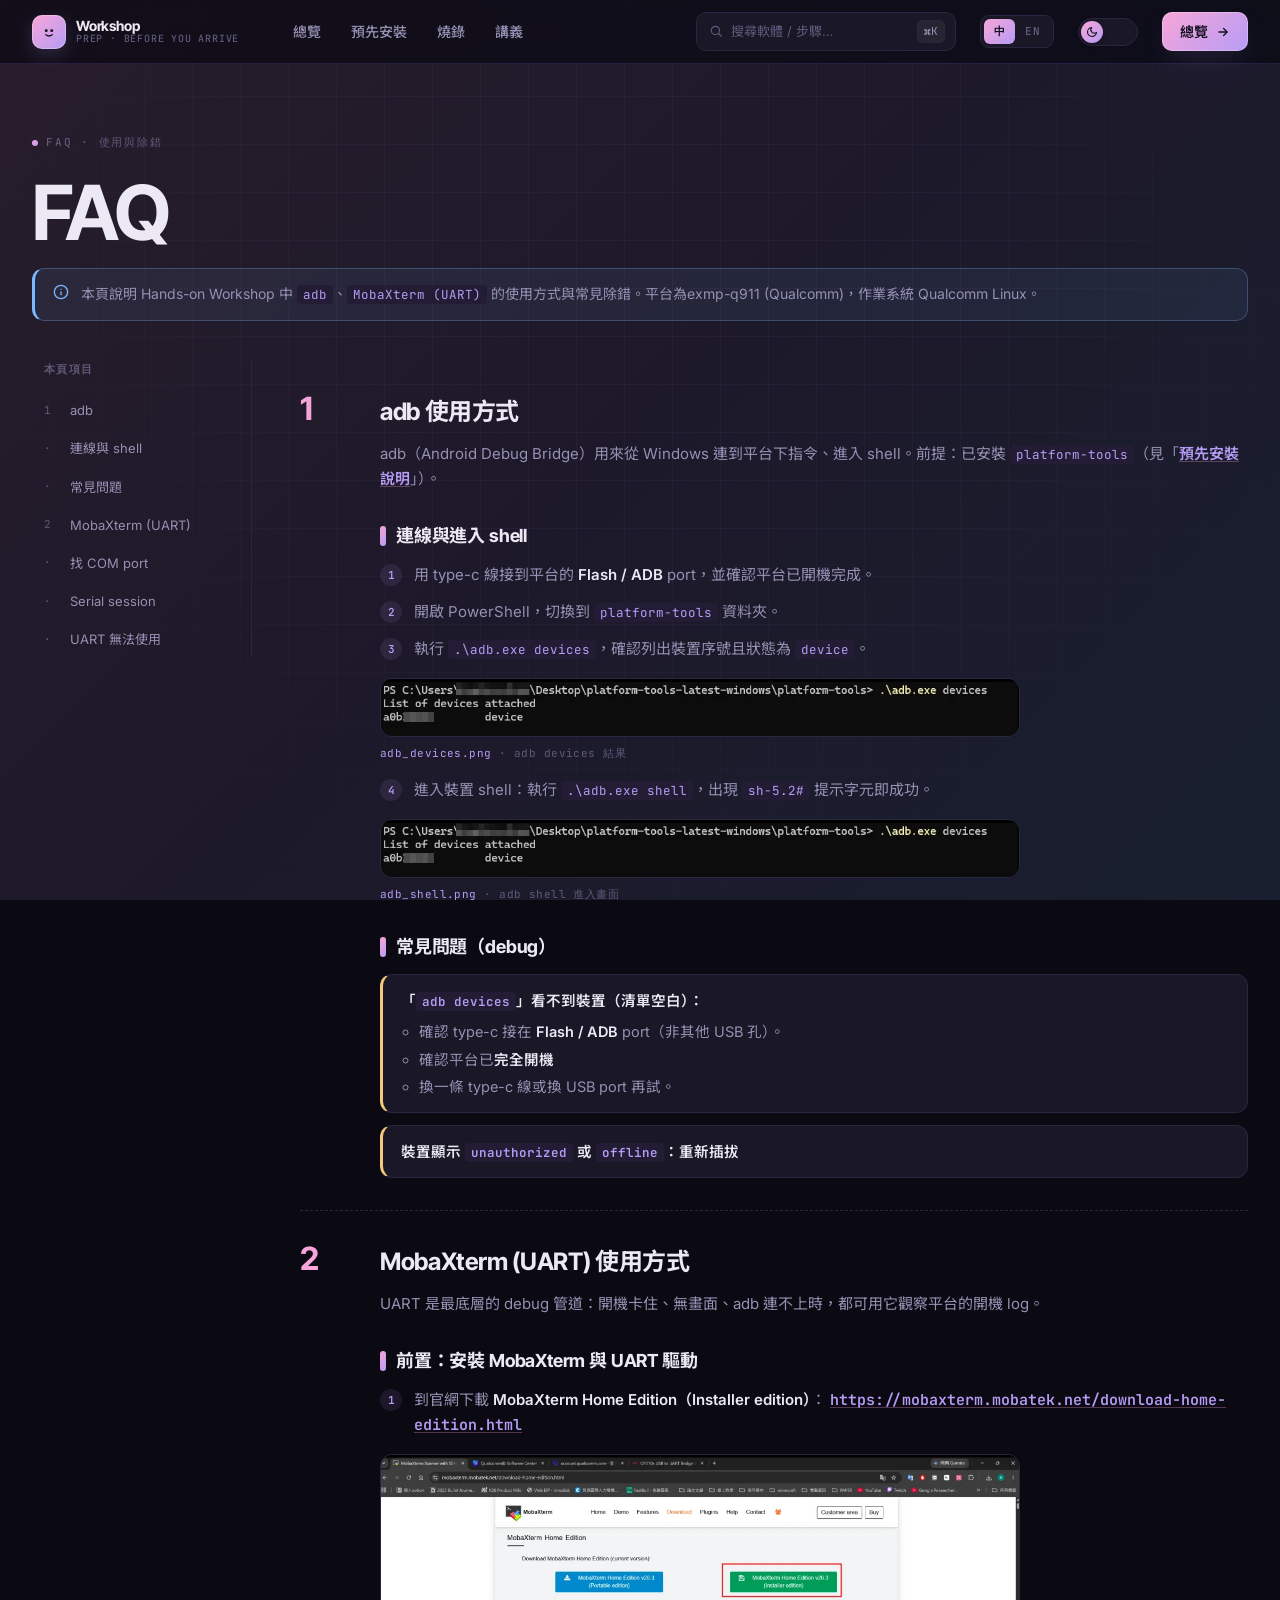
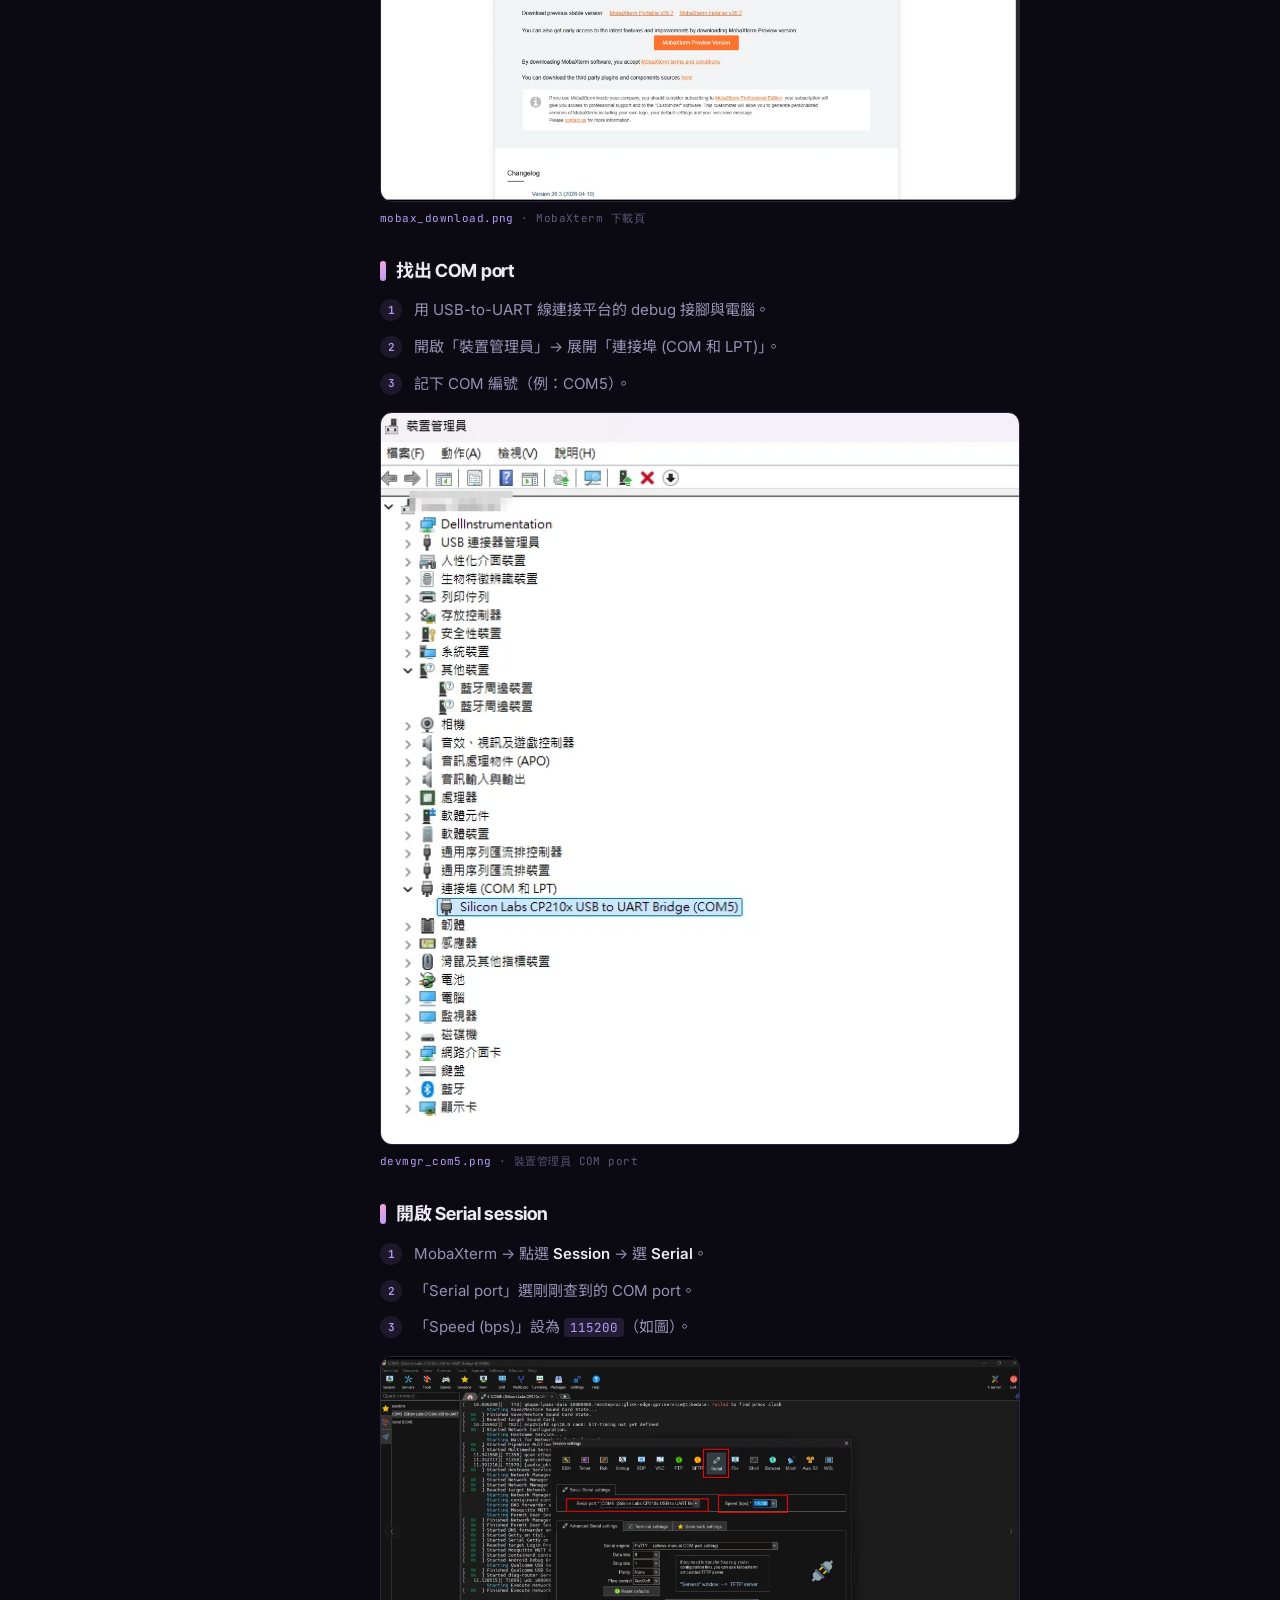
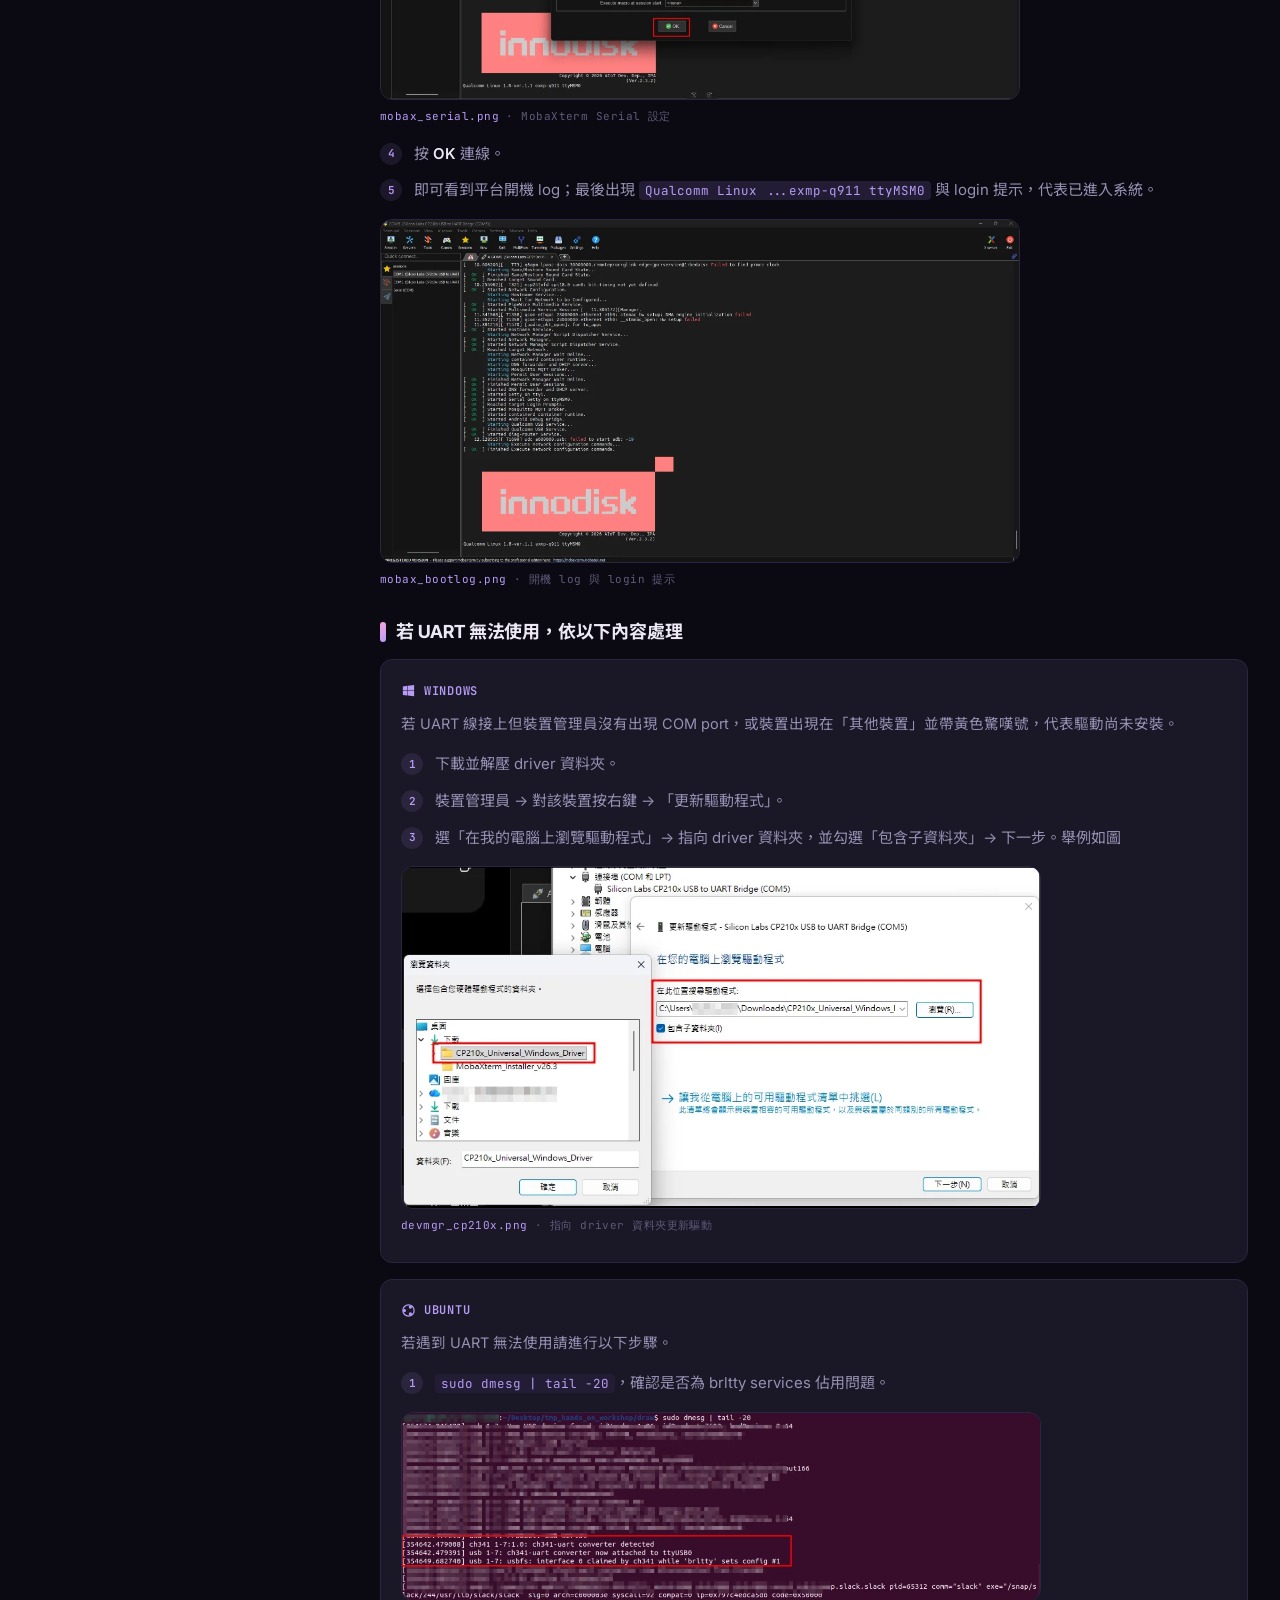
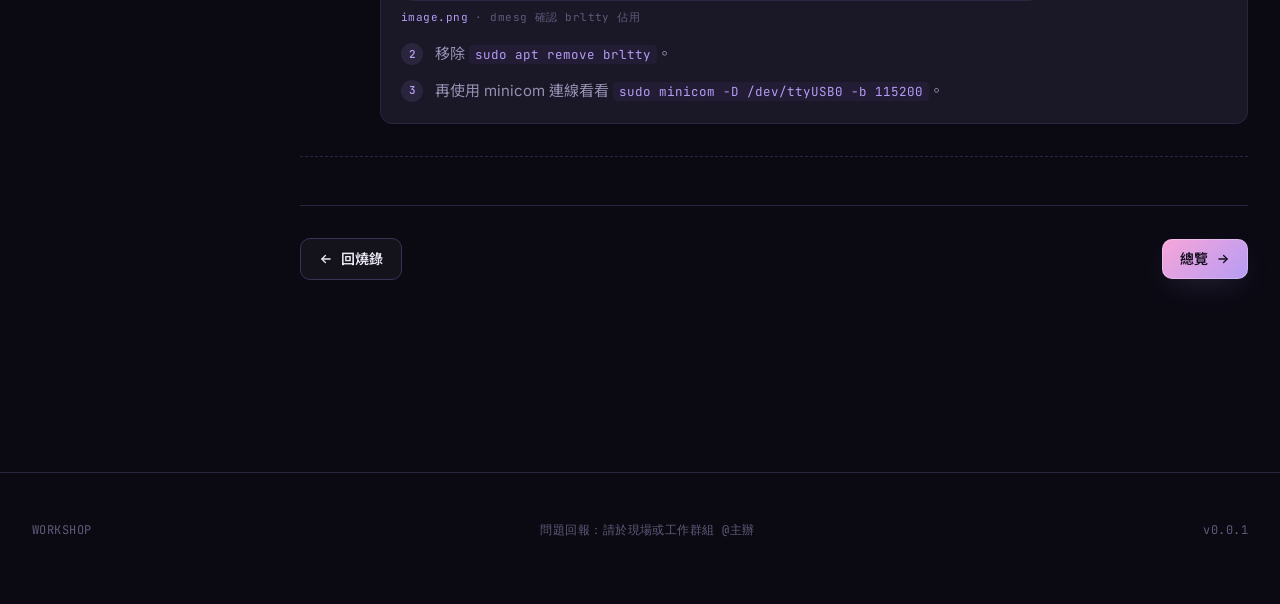
<file: faq.html>
<!doctype html>
<html lang="zh-Hant" data-lang="zh" data-theme="dark">
<head>
<meta charset="utf-8" />
<meta name="viewport" content="width=device-width, initial-scale=1" />
<title>FAQ — Workshop </title>
<script>(function(){var d=document.documentElement;try{d.setAttribute('data-theme',localStorage.getItem('how_theme')||'dark');}catch(e){d.setAttribute('data-theme','dark');}try{var l=localStorage.getItem('how_lang')||'zh';d.setAttribute('data-lang',l);d.setAttribute('lang',l==='zh'?'zh-Hant':'en');}catch(e){d.setAttribute('data-lang','zh');}})();</script>
<style>html{background:#0b0a13}html[data-theme="light"]{background:#fbf9fc}</style>
<link rel="preconnect" href="https://fonts.googleapis.com">
<link rel="preconnect" href="https://fonts.gstatic.com" crossorigin>
<link rel="stylesheet" href="https://fonts.googleapis.com/css2?family=Inter+Tight:wght@400;500;600;700;800&family=Inter:wght@400;500;600;700&family=JetBrains+Mono:wght@400;500;600&family=Noto+Sans+TC:wght@400;500;700;900&display=swap">
<link rel="stylesheet" href="styles.css" />
<style>
  .guide-intro {
    font-family: var(--font-display);
    font-weight: 700;
    font-size: 19px;
    letter-spacing: -0.01em;
    color: var(--text);
    margin: var(--space-8) 0 var(--space-2);
  }
  .guide-intro--sub {
    font-family: var(--font-body);
    font-weight: 400;
    font-size: 15px;
    color: var(--text-2);
    margin: 0 0 var(--space-2);
    line-height: 1.7;
    max-width: 70ch;
  }
  .guide-subhead {
    display: flex;
    align-items: flex-start;
    gap: 10px;
    font-family: var(--font-display);
    font-weight: 700;
    font-size: 18px;
    line-height: 1.3;
    letter-spacing: -0.01em;
    color: var(--text);
    margin: var(--space-8) 0 var(--space-3);
  }
  .guide-subhead::before {
    content: '';
    width: 6px; height: 20px;
    border-radius: 3px;
    background: var(--gradient-btn);
    flex-shrink: 0;
    margin-top: 2px;
  }
  /* Screenshot images — native <img> paints instantly (no async hydration).
     height:auto lets each image size to its own intrinsic ratio = exact fit. */
  .shot { margin: var(--space-4) 0 var(--space-2); }
  .shot img.shot-img {
    width: 100%;
    max-width: 640px;
    height: auto;
    display: block;
    border: 1px solid var(--border);
    border-radius: var(--radius-md);
    background: var(--bg-2);
  }
  .shot figcaption {
    margin-top: 8px;
    font-family: var(--font-mono);
    font-size: 11px;
    color: var(--text-3);
    letter-spacing: 0.04em;
  }
  .shot figcaption .fn { color: var(--accent-text); }
  /* Debug bullet list */
  .debug-list { margin: var(--space-4) 0 0; padding: 0; list-style: none; display: flex; flex-direction: column; gap: var(--space-3); }
  .debug-list > li {
    padding: 14px 18px;
    background: var(--surface);
    border: 1px solid var(--border);
    border-left: 3px solid var(--c-amber);
    border-radius: var(--radius-md);
    color: var(--text-1, var(--text));
    font-size: 14.5px;
    line-height: 1.6;
  }
  .debug-list > li > .q { font-weight: 600; color: var(--text); }
  .debug-list ul { margin: 8px 0 0; padding-left: 18px; color: var(--text-2); display: flex; flex-direction: column; gap: 4px; }
  .debug-list code, .guide-intro--sub code, .step-body p code {
    font-family: var(--font-mono); font-size: 12.5px; padding: 1px 6px;
    background: var(--surface-2); border-radius: 4px; color: var(--accent-text); word-break: break-word;
  }
  .platform-chip {
    display: inline-flex; align-items: center; gap: 8px; flex-wrap: wrap;
    font-family: var(--font-mono); font-size: 12px; color: var(--text-2);
    padding: 8px 14px; background: var(--surface); border: 1px solid var(--border);
    border-radius: 999px; margin-top: var(--space-4);
  }
  .platform-chip b { color: var(--accent-text); font-weight: 600; }
  .platform-chip .sep { color: var(--text-3); }
  /* OS subsection block for the troubleshooting */
  .os-block {
    margin-top: var(--space-4);
    padding: var(--space-5);
    background: var(--surface);
    border: 1px solid var(--border);
    border-radius: var(--radius-md);
  }
  .os-block .os-title {
    display: inline-flex; align-items: center; gap: 8px;
    font-family: var(--font-mono); font-size: 12px; font-weight: 600;
    letter-spacing: 0.06em; text-transform: uppercase; color: var(--accent-text);
    margin-bottom: var(--space-3);
  }
  .os-block .os-title svg { width: 15px; height: 15px; }
</style>
</head>
<body>

<header class="nav">
  <div class="nav-inner">
    <a href="index.html" class="brand">
      <span class="brand-mark" aria-hidden="true">
        <svg viewBox="0 0 24 24" fill="none" class="face-icon" overflow="visible">
          <circle class="eye eye-l" cx="9" cy="10.5" r="1.6" fill="currentColor"/>
          <circle class="eye eye-r" cx="15" cy="10.5" r="1.6" fill="currentColor"/>
          <path d="M8.5 15 Q12 17.5 15.5 15" stroke="currentColor" stroke-width="1.6" fill="none" stroke-linecap="round"/>
        </svg>
      </span>
      <span class="brand-text">
        <span class="top"><span class="zh-only">Workshop </span><span class="en-only">Workshop</span></span>
        <span class="sub">PREP · BEFORE YOU ARRIVE</span>
      </span>
    </a>
    <nav class="nav-links">
      <a href="index.html" class="nav-link"><span class="zh-only">總覽</span><span class="en-only">Overview</span></a>
      <a href="pre-install.html" class="nav-link"><span class="zh-only">預先安裝</span><span class="en-only">Pre-Install</span></a>
      <a href="flashing.html" class="nav-link"><span class="zh-only">燒錄</span><span class="en-only">Flashing</span></a>
      <a href="handouts.html" class="nav-link"><span class="zh-only">講義</span><span class="en-only">Handouts</span></a>
    </nav>
    <button class="nav-burger" type="button" data-mobile-nav-toggle aria-label="Open menu" aria-expanded="false" aria-controls="mobile-nav">
      <svg viewBox="0 0 24 24" fill="none" stroke="currentColor" stroke-width="2" stroke-linecap="round" stroke-linejoin="round"><line x1="4" y1="7" x2="20" y2="7"/><line x1="4" y1="12" x2="20" y2="12"/><line x1="4" y1="17" x2="20" y2="17"/></svg>
    </button>
    <span class="nav-spacer"></span>
    <button class="nav-search" data-open-search aria-label="Open search">
      <svg viewBox="0 0 24 24" fill="none" stroke="currentColor" stroke-width="2" stroke-linecap="round" stroke-linejoin="round"><circle cx="11" cy="11" r="7"/><path d="m21 21-4.3-4.3"/></svg>
      <span class="label zh-only">搜尋軟體 / 步驟…</span>
      <span class="label en-only">Search software / steps…</span>
      <span class="kbd">⌘K</span>
    </button>
    <div class="lang-toggle"><button data-lang="zh">中</button><button data-lang="en">EN</button></div>
    <button class="theme-toggle" data-theme-toggle aria-label="Toggle theme">
      <span class="thumb">
        <svg class="icon-moon" viewBox="0 0 24 24" fill="none" stroke="currentColor" stroke-width="2.2" stroke-linecap="round" stroke-linejoin="round"><path d="M21 12.8A9 9 0 1 1 11.2 3a7 7 0 0 0 9.8 9.8z"/></svg>
        <svg class="icon-sun" viewBox="0 0 24 24" fill="none" stroke="currentColor" stroke-width="2.2" stroke-linecap="round" stroke-linejoin="round"><circle cx="12" cy="12" r="4"/><path d="M12 2v2"/><path d="M12 20v2"/><path d="m4.93 4.93 1.41 1.41"/><path d="m17.66 17.66 1.41 1.41"/><path d="M2 12h2"/><path d="M20 12h2"/><path d="m6.34 17.66-1.41 1.41"/><path d="m19.07 4.93-1.41 1.41"/></svg>
      </span>
    </button>
    <a href="index.html" class="btn-cta">
      <span class="zh-only">總覽</span><span class="en-only">Overview</span>
      <svg viewBox="0 0 24 24" fill="none" stroke="currentColor" stroke-width="2.2" stroke-linecap="round" stroke-linejoin="round" width="14" height="14"><path d="M5 12h14"/><path d="m13 6 6 6-6 6"/></svg>
    </a>
  </div>
</header>

<div class="mobile-nav-panel" id="mobile-nav">
  <a href="index.html"><span class="zh-only">總覽</span><span class="en-only">Overview</span></a>
  <a href="pre-install.html"><span class="zh-only">預先安裝</span><span class="en-only">Pre-Install</span></a>
  <a href="flashing.html"><span class="zh-only">燒錄</span><span class="en-only">Flashing</span></a>
  <a href="handouts.html"><span class="zh-only">講義</span><span class="en-only">Handouts</span></a>
</div>

<main class="shell">
  <section class="page">

    <span class="eyebrow"><span class="zh-only">FAQ · 使用與除錯</span><span class="en-only">FAQ · USAGE & DEBUG</span></span>
    <h1 class="display">
      <span class="zh-only">FAQ</span>
      <span class="en-only">FAQ</span>
    </h1>

    <div class="callout callout--info">
      <span class="icon"><svg viewBox="0 0 24 24" fill="none" stroke="currentColor" stroke-width="2" stroke-linecap="round" stroke-linejoin="round" width="16" height="16"><circle cx="12" cy="12" r="10"/><path d="M12 16v-4"/><path d="M12 8h.01"/></svg></span>
      <div>
        <span class="zh-only">本頁說明 Hands-on Workshop 中 <code>adb</code>、<code>MobaXterm (UART)</code> 的使用方式與常見除錯。平台為exmp-q911 (Qualcomm)，作業系統 Qualcomm Linux。</span>
        <span class="en-only">This page covers how to use <code>adb</code> and <code>MobaXterm (UART)</code> in the Hands-on Workshop, plus common debugging. Platform:exmp-q911 (Qualcomm), OS: Qualcomm Linux.</span>
      </div>
    </div>

    <div class="page--with-side" style="margin-top:var(--space-10);">

      <aside class="side-nav" aria-label="On this page">
        <div class="side-nav-head"><span class="zh-only">本頁項目</span><span class="en-only">On this page</span></div>
        <a href="#adb"><span class="num">1</span> adb</a>
        <a href="#adb-shell"><span class="num">·</span> <span class="zh-only">連線與 shell</span><span class="en-only">Connect & shell</span></a>
        <a href="#adb-debug"><span class="num">·</span> <span class="zh-only">常見問題</span><span class="en-only">Debug</span></a>
        <a href="#uart"><span class="num">2</span> MobaXterm (UART)</a>
        <a href="#uart-com"><span class="num">·</span> <span class="zh-only">找 COM port</span><span class="en-only">Find COM port</span></a>
        <a href="#uart-serial"><span class="num">·</span> <span class="zh-only">Serial session</span><span class="en-only">Serial session</span></a>
        <a href="#uart-fix"><span class="num">·</span> <span class="zh-only">UART 無法使用</span><span class="en-only">UART won't work</span></a>
      </aside>

      <div>

        <!-- ===== 1. adb ===== -->
        <article class="step" id="adb">
          <div class="step-num">1</div>
          <div class="step-body">
            <h3><span class="zh-only">adb 使用方式</span><span class="en-only">Using adb</span></h3>
            <p>
              <span class="zh-only">adb（Android Debug Bridge）用來從 Windows 連到平台下指令、進入 shell。前提：已安裝 <code>platform-tools</code>（見「<a class="link" href="pre-install.html">預先安裝說明</a>」）。</span>
              <span class="en-only">adb (Android Debug Bridge) lets you run commands and enter a shell on the platform from Windows. Prerequisite: <code>platform-tools</code> is installed (see "<a class="link" href="pre-install.html">Pre-install guide</a>").</span>
            </p>

            <div class="guide-subhead"><span class="zh-only">連線與進入 shell</span><span class="en-only">Connect and enter the shell</span></div>
            <ol class="step-list" id="adb-shell">
              <li><span class="zh-only">用 type-c 線接到平台的 <strong>Flash / ADB</strong> port，並確認平台已開機完成。</span><span class="en-only">Connect a USB-C cable to the platform's <strong>Flash / ADB</strong> port, and confirm the platform has finished booting.</span></li>
              <li><span class="zh-only">開啟 PowerShell，切換到 <code>platform-tools</code> 資料夾。</span><span class="en-only">Open PowerShell and change into the <code>platform-tools</code> folder.</span></li>
              <li><span class="zh-only">執行 <code>.\adb.exe devices</code>，確認列出裝置序號且狀態為 <code>device</code>。</span><span class="en-only">Run <code>.\adb.exe devices</code> and confirm the device serial is listed with status <code>device</code>.</span></li>
            </ol>
            <figure class="shot">
              <img class="shot-img" src="[data-uri]" alt="faq-adb-devices" />
              <figcaption><span class="fn">adb_devices.png</span> · <span class="zh-only">adb devices 結果</span><span class="en-only">adb devices output</span></figcaption>
            </figure>
            <ol class="step-list" start="4" style="counter-reset: stepitem 3;">
              <li><span class="zh-only">進入裝置 shell：執行 <code>.\adb.exe shell</code>，出現 <code>sh-5.2#</code> 提示字元即成功。</span><span class="en-only">Enter the device shell: run <code>.\adb.exe shell</code>; the <code>sh-5.2#</code> prompt means success.</span></li>
            </ol>
            <figure class="shot">
              <img class="shot-img" src="[data-uri]" alt="faq-adb-shell" />
              <figcaption><span class="fn">adb_shell.png</span> · <span class="zh-only">adb shell 進入畫面</span><span class="en-only">adb shell prompt</span></figcaption>
            </figure>

            <div class="guide-subhead" id="adb-debug"><span class="zh-only">常見問題（debug）</span><span class="en-only">Common issues (debug)</span></div>
            <ul class="debug-list">
              <li>
                <span class="q"><span class="zh-only">「<code>adb devices</code>」看不到裝置（清單空白）：</span><span class="en-only">"<code>adb devices</code>" shows no device (empty list):</span></span>
                <ul>
                  <li><span class="zh-only">確認 type-c 接在 <strong>Flash / ADB</strong> port（非其他 USB 孔）。</span><span class="en-only">Confirm USB-C is on the <strong>Flash / ADB</strong> port (not another USB port).</span></li>
                  <li><span class="zh-only">確認平台已<strong>完全開機</strong></span><span class="en-only">Confirm the platform has <strong>fully booted</strong>.</span></li>
                  <li><span class="zh-only">換一條 type-c 線或換 USB port 再試。</span><span class="en-only">Try another USB-C cable or USB port.</span></li>
                </ul>
              </li>
              <li>
                <span class="q"><span class="zh-only">裝置顯示 <code>unauthorized</code> 或 <code>offline</code>：重新插拔</span><span class="en-only">Device shows <code>unauthorized</code> or <code>offline</code>: unplug and replug.</span></span>
              </li>
            </ul>
          </div>
        </article>

        <!-- ===== 2. MobaXterm (UART) ===== -->
        <article class="step" id="uart">
          <div class="step-num">2</div>
          <div class="step-body">
            <h3><span class="zh-only">MobaXterm (UART) 使用方式</span><span class="en-only">Using MobaXterm (UART)</span></h3>
            <p>
              <span class="zh-only">UART 是最底層的 debug 管道：開機卡住、無畫面、adb 連不上時，都可用它觀察平台的開機 log。</span>
              <span class="en-only">UART is the lowest-level debug channel: when boot hangs, there's no display, or adb won't connect, use it to watch the platform's boot log.</span>
            </p>

            <div class="guide-subhead"><span class="zh-only">前置：安裝 MobaXterm 與 UART 驅動</span><span class="en-only">Setup: install MobaXterm and the UART driver</span></div>
            <ol class="step-list">
              <li><span class="zh-only">到官網下載 <strong>MobaXterm Home Edition（Installer edition）</strong>：</span><span class="en-only">Download <strong>MobaXterm Home Edition (Installer edition)</strong> from the official site:</span> <a class="link" href="https://mobaxterm.mobatek.net/download-home-edition.html" target="_blank" rel="noopener">https://mobaxterm.mobatek.net/download-home-edition.html</a></li>
            </ol>
            <figure class="shot">
              <img class="shot-img" src="[data-uri]" alt="faq-mobax-download" />
              <figcaption><span class="fn">mobax_download.png</span> · <span class="zh-only">MobaXterm 下載頁</span><span class="en-only">MobaXterm download page</span></figcaption>
            </figure>

            <div class="guide-subhead" id="uart-com"><span class="zh-only">找出 COM port</span><span class="en-only">Find the COM port</span></div>
            <ol class="step-list">
              <li><span class="zh-only">用 USB-to-UART 線連接平台的 debug 接腳與電腦。</span><span class="en-only">Connect the platform's debug pins to the computer with a USB-to-UART cable.</span></li>
              <li><span class="zh-only">開啟「裝置管理員」→ 展開「連接埠 (COM 和 LPT)」。</span><span class="en-only">Open "Device Manager" → expand "Ports (COM &amp; LPT)".</span></li>
              <li><span class="zh-only">記下 COM 編號（例：COM5）。</span><span class="en-only">Note the COM number (e.g. COM5).</span></li>
            </ol>
            <figure class="shot">
              <img class="shot-img" src="[data-uri]" alt="faq-devmgr-com5" />
              <figcaption><span class="fn">devmgr_com5.png</span> · <span class="zh-only">裝置管理員 COM port</span><span class="en-only">Device Manager COM port</span></figcaption>
            </figure>

            <div class="guide-subhead" id="uart-serial"><span class="zh-only">開啟 Serial session</span><span class="en-only">Open a Serial session</span></div>
            <ol class="step-list">
              <li><span class="zh-only">MobaXterm → 點選 <strong>Session</strong> → 選 <strong>Serial</strong>。</span><span class="en-only">MobaXterm → click <strong>Session</strong> → choose <strong>Serial</strong>.</span></li>
              <li><span class="zh-only">「Serial port」選剛剛查到的 COM port。</span><span class="en-only">For "Serial port", pick the COM port you just found.</span></li>
              <li><span class="zh-only">「Speed (bps)」設為 <code>115200</code>（如圖）。</span><span class="en-only">Set "Speed (bps)" to <code>115200</code> (as shown).</span></li>
            </ol>
            <figure class="shot">
              <img class="shot-img" src="[data-uri]" alt="faq-mobax-serial" />
              <figcaption><span class="fn">mobax_serial.png</span> · <span class="zh-only">MobaXterm Serial 設定</span><span class="en-only">MobaXterm Serial settings</span></figcaption>
            </figure>
            <ol class="step-list" start="4" style="counter-reset: stepitem 3;">
              <li><span class="zh-only">按 <strong>OK</strong> 連線。</span><span class="en-only">Click <strong>OK</strong> to connect.</span></li>
              <li><span class="zh-only">即可看到平台開機 log；最後出現 <code>Qualcomm Linux ...exmp-q911 ttyMSM0</code> 與 login 提示，代表已進入系統。</span><span class="en-only">You'll see the platform's boot log; the final <code>Qualcomm Linux ...exmp-q911 ttyMSM0</code> and login prompt mean the system is up.</span></li>
            </ol>
            <figure class="shot">
              <img class="shot-img" src="[data-uri]" alt="faq-mobax-bootlog" />
              <figcaption><span class="fn">mobax_bootlog.png</span> · <span class="zh-only">開機 log 與 login 提示</span><span class="en-only">Boot log & login prompt</span></figcaption>
            </figure>

            <div class="guide-subhead" id="uart-fix"><span class="zh-only">若 UART 無法使用，依以下內容處理</span><span class="en-only">If UART doesn't work, follow these</span></div>

            <div class="os-block">
              <div class="os-title">
                <svg viewBox="0 0 24 24" fill="currentColor"><path d="M3 5.4 10.2 4.4v7.5H3zM11 4.2 21 3v8.9H11zM3 12.6h7.2v7.5L3 19.1zM11 12.6h10V21l-10-1.2z"/></svg>
                Windows
              </div>
              <p style="margin:0 0 var(--space-2);color:var(--text-2);font-size:14.5px;line-height:1.65;">
                <span class="zh-only">若 UART 線接上但裝置管理員沒有出現 COM port，或裝置出現在「其他裝置」並帶黃色驚嘆號，代表驅動尚未安裝。</span>
                <span class="en-only">If the UART cable is connected but no COM port appears in Device Manager, or the device shows under "Other devices" with a yellow exclamation mark, the driver isn't installed yet.</span>
              </p>
              <ol class="step-list">
                <li><span class="zh-only">下載並解壓 driver 資料夾。</span><span class="en-only">Download and extract the driver folder.</span></li>
                <li><span class="zh-only">裝置管理員 → 對該裝置按右鍵 → 「更新驅動程式」。</span><span class="en-only">Device Manager → right-click the device → "Update driver".</span></li>
                <li><span class="zh-only">選「在我的電腦上瀏覽驅動程式」→ 指向 driver 資料夾，並勾選「包含子資料夾」→ 下一步。舉例如圖</span><span class="en-only">Choose "Browse my computer for drivers" → point to the driver folder, check "Include subfolders" → Next. Example shown below.</span></li>
              </ol>
              <figure class="shot">
                <img class="shot-img" src="[data-uri]" alt="faq-devmgr-cp210x" />
                <figcaption><span class="fn">devmgr_cp210x.png</span> · <span class="zh-only">指向 driver 資料夾更新驅動</span><span class="en-only">Point to the driver folder</span></figcaption>
              </figure>
            </div>

            <div class="os-block">
              <div class="os-title">
                <svg viewBox="0 0 24 24" fill="none" stroke="currentColor" stroke-width="2" stroke-linecap="round" stroke-linejoin="round"><circle cx="12" cy="12" r="9"/><circle cx="5.5" cy="12" r="1.6" fill="currentColor"/><circle cx="15" cy="6.5" r="1.6" fill="currentColor"/><circle cx="15" cy="17.5" r="1.6" fill="currentColor"/></svg>
                Ubuntu
              </div>
              <p style="margin:0 0 var(--space-2);color:var(--text-2);font-size:14.5px;line-height:1.65;">
                <span class="zh-only">若遇到 UART 無法使用請進行以下步驟。</span>
                <span class="en-only">If UART doesn't work, follow these steps.</span>
              </p>
              <ol class="step-list">
                <li><span class="zh-only"><code>sudo dmesg | tail -20</code>，確認是否為 brltty services 佔用問題。</span><span class="en-only"><code>sudo dmesg | tail -20</code> to check whether brltty services are holding the port.</span></li>
              </ol>
              <figure class="shot">
                <img class="shot-img" src="[data-uri]" alt="faq-dmesg" />
                <figcaption><span class="fn">image.png</span> · <span class="zh-only">dmesg 確認 brltty 佔用</span><span class="en-only">dmesg — brltty occupying the port</span></figcaption>
              </figure>
              <ol class="step-list" start="2" style="counter-reset: stepitem 1;">
                <li><span class="zh-only">移除 <code>sudo apt remove brltty</code>。</span><span class="en-only">Remove it: <code>sudo apt remove brltty</code>.</span></li>
                <li><span class="zh-only">再使用 minicom 連線看看 <code>sudo minicom -D /dev/ttyUSB0 -b 115200</code>。</span><span class="en-only">Try connecting with minicom again: <code>sudo minicom -D /dev/ttyUSB0 -b 115200</code>.</span></li>
              </ol>
            </div>

          </div>
        </article>

        <div style="display:flex;justify-content:space-between;align-items:center;margin-top:var(--space-12);padding-top:var(--space-8);border-top:1px solid var(--border);">
          <a href="flashing.html" class="btn-ghost">
            <svg viewBox="0 0 24 24" fill="none" stroke="currentColor" stroke-width="2.2" stroke-linecap="round" stroke-linejoin="round" width="14" height="14"><path d="M19 12H5"/><path d="m11 18-6-6 6-6"/></svg>
            <span class="zh-only">回燒錄</span><span class="en-only">Back to flashing</span>
          </a>
          <a href="index.html" class="btn-cta">
            <span class="zh-only">總覽</span><span class="en-only">Overview</span>
            <svg viewBox="0 0 24 24" fill="none" stroke="currentColor" stroke-width="2.2" stroke-linecap="round" stroke-linejoin="round" width="14" height="14"><path d="M5 12h14"/><path d="m13 6 6 6-6 6"/></svg>
          </a>
        </div>

      </div>
    </div>
  </section>
</main>

<footer class="foot">
  <div class="foot-inner">
    <span><span class="zh-only">WORKSHOP </span><span class="en-only">WORKSHOP SITE</span></span>
    <span>
      <span class="zh-only">問題回報：請於現場或工作群組 @主辦</span>
      <span class="en-only">Questions: ping the organisers on-site or in the channel</span>
    </span>
    <span>v0.0.1</span>
  </div>
</footer>

<div class="search-overlay" id="search-overlay" role="dialog" aria-modal="true">
  <div class="search-panel">
    <div class="search-input-row">
      <svg viewBox="0 0 24 24" fill="none" stroke="currentColor" stroke-width="2" stroke-linecap="round" stroke-linejoin="round"><circle cx="11" cy="11" r="7"/><path d="m21 21-4.3-4.3"/></svg>
      <input id="search-input" type="text" placeholder="搜尋軟體、步驟、FAQ… / search software, steps, FAQ…" autocomplete="off" />
      <span class="esc">ESC</span>
    </div>
    <div class="search-results" id="search-results"></div>
  </div>
</div>

<script src="search-index.js"></script>
<script src="app.js"></script>
</body>
</html>
</file>
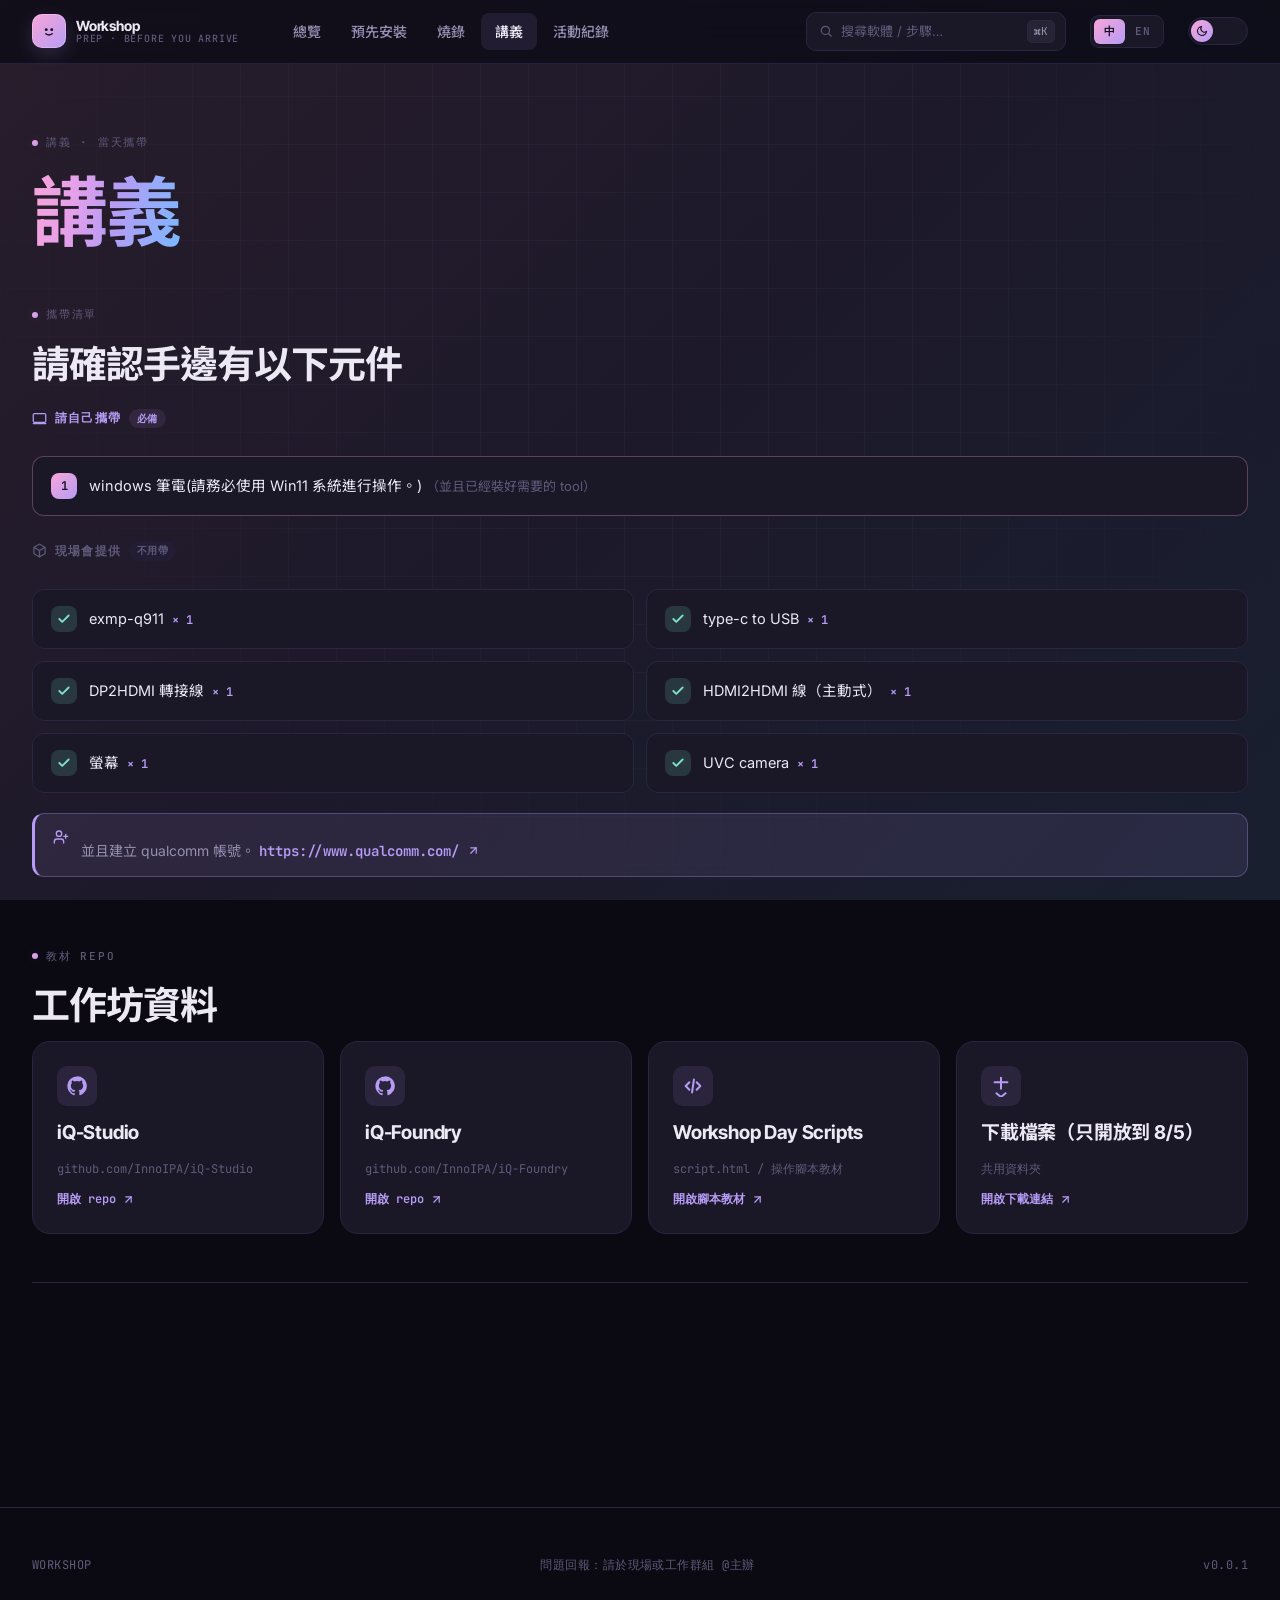
<file: handouts.html>
<!doctype html>
<html lang="zh-Hant" data-lang="zh" data-theme="dark">
<head>
<meta charset="utf-8" />
<meta name="viewport" content="width=device-width, initial-scale=1" />
<title>講義 Handouts — Workshop </title>
<script>(function(){var d=document.documentElement;try{d.setAttribute('data-theme',localStorage.getItem('how_theme')||'dark');}catch(e){d.setAttribute('data-theme','dark');}try{var l=localStorage.getItem('how_lang')||'zh';d.setAttribute('data-lang',l);d.setAttribute('lang',l==='zh'?'zh-Hant':'en');}catch(e){d.setAttribute('data-lang','zh');}})();</script>
<style>html{background:#0b0a13}html[data-theme="light"]{background:#fbf9fc}</style>
<link rel="preconnect" href="https://fonts.googleapis.com">
<link rel="preconnect" href="https://fonts.gstatic.com" crossorigin>
<link rel="stylesheet" href="https://fonts.googleapis.com/css2?family=Inter+Tight:wght@400;500;600;700;800&family=Inter:wght@400;500;600;700&family=JetBrains+Mono:wght@400;500;600&family=Noto+Sans+TC:wght@400;500;700;900&display=swap">
<link rel="stylesheet" href="styles.css" />
<style>
  /* WiFi info card */
  .wifi-card {
    margin-top: var(--space-8);
    padding: var(--space-6);
    background:
      linear-gradient(var(--surface), var(--surface)),
      var(--gradient-bg);
    border: 1px solid var(--c-pink-border);
    border-radius: var(--radius-lg);
    box-shadow: var(--shadow);
  }
  .wifi-card .wifi-head {
    display: flex; align-items: center; gap: 10px;
    font-family: var(--font-mono); font-size: 12px; font-weight: 600;
    letter-spacing: 0.1em; text-transform: uppercase; color: var(--accent-text);
    margin-bottom: var(--space-4);
  }
  .wifi-card .wifi-head svg { width: 16px; height: 16px; }
  .wifi-grid { display: grid; grid-template-columns: repeat(2, 1fr); gap: var(--space-3); }
  .wifi-field {
    display: flex; flex-direction: column; gap: 4px;
    padding: 14px 16px;
    background: var(--bg-2);
    border: 1px solid var(--border);
    border-radius: var(--radius-md);
  }
  .wifi-field .k {
    font-family: var(--font-mono); font-size: 11px; letter-spacing: 0.06em;
    text-transform: uppercase; color: var(--text-3);
  }
  .wifi-field .v {
    font-family: var(--font-mono); font-size: 16px; font-weight: 600; color: var(--text);
    min-height: 22px;
  }
  .wifi-field .v.blank::after {
    content: '— — — —';
    color: var(--text-3);
    letter-spacing: 0.1em;
  }

  /* Checklist */
  .check-grid {
    display: grid;
    grid-template-columns: repeat(2, 1fr);
    gap: var(--space-3);
    margin-top: var(--space-4);
  }
  .check-item {
    display: flex; align-items: flex-start; gap: 12px;
    padding: 16px 18px;
    background: var(--surface);
    border: 1px solid var(--border);
    border-radius: var(--radius-md);
  }
  .check-item .n {
    width: 26px; height: 26px; flex-shrink: 0;
    display: grid; place-items: center;
    font-family: var(--font-mono); font-size: 12px; font-weight: 600;
    color: var(--accent-text); background: var(--accent-bg); border-radius: 8px;
  }
  .check-item .txt { font-size: 14.5px; color: var(--text); line-height: 1.5; padding-top: 2px; }
  .check-item .txt .note { color: var(--text-3); font-size: 13px; }
  .check-item .qty {
    font-family: var(--font-mono); font-size: 12px; color: var(--accent-text);
    font-weight: 600; margin-left: 4px;
  }

  /* Bring-vs-provided groups */
  .bring-label { white-space: nowrap; }
  .bring-group { margin-top: var(--space-6); }
  .bring-label {
    display: inline-flex; align-items: center; gap: 8px;
    font-family: var(--font-mono); font-size: 12px; font-weight: 600;
    letter-spacing: 0.1em; text-transform: uppercase;
    margin-bottom: var(--space-3);
  }
  .bring-label svg { width: 15px; height: 15px; }
  .bring-label--self { color: var(--accent-text); }
  .bring-label--provided { color: var(--text-3); }
  .bring-label .bl-tag {
    display: inline-block;
    font-size: 10px; letter-spacing: 0.04em; text-transform: none;
    padding: 2px 8px; border-radius: 999px; white-space: nowrap;
  }
  .bring-label--self .bl-tag { background: var(--accent-bg); color: var(--accent-text); }
  .bring-label--provided .bl-tag { background: var(--surface-2); color: var(--text-3); }
  .check-item--self {
    grid-column: 1 / -1;
    background: linear-gradient(var(--surface), var(--surface)), var(--gradient-bg);
    border-color: var(--c-pink-border);
  }
  .check-item--self .n { background: var(--gradient-btn); color: var(--on-accent); }
  .check-item .pv {
    width: 26px; height: 26px; flex-shrink: 0;
    display: grid; place-items: center;
    color: var(--success);
    background: color-mix(in oklab, var(--success) 16%, transparent);
    border-radius: 8px;
  }
  .check-item .pv svg { width: 14px; height: 14px; }

  /* Repo cards */
  .repo-grid { display: grid; grid-template-columns: repeat(auto-fit, minmax(230px, 1fr)); gap: var(--space-4); margin-top: var(--space-4); }
  .repo-card {
    display: flex; flex-direction: column; gap: var(--space-3);
    padding: var(--space-6);
    background: var(--surface);
    border: 1px solid var(--border);
    border-radius: var(--radius-lg);
    transition: border-color var(--dur-base), transform var(--dur-base);
  }
  .repo-card:hover { border-color: var(--accent); transform: translateY(-2px); }
  .repo-card .gh {
    width: 40px; height: 40px;
    display: grid; place-items: center;
    background: var(--accent-bg); border-radius: 10px; color: var(--accent-text);
  }
  .repo-card .gh svg { width: 22px; height: 22px; }
  .repo-card h4 {
    font-family: var(--font-display); font-weight: 700; font-size: 19px;
    letter-spacing: -0.01em; margin: 0; color: var(--text);
  }
  .repo-card .url {
    font-family: var(--font-mono); font-size: 12px; color: var(--text-3);
    word-break: break-all;
  }
  .repo-card .go {
    margin-top: auto;
    display: inline-flex; align-items: center; gap: 6px;
    font-family: var(--font-mono); font-size: 12px; font-weight: 600;
    color: var(--accent-text);
  }
  .repo-card .go svg { width: 13px; height: 13px; transition: transform var(--dur-fast); }
  .repo-card:hover .go svg { transform: translate(2px,-2px); }

  .acct-link {
    display: inline-flex; align-items: center; gap: 8px;
    margin-top: var(--space-3);
    font-family: var(--font-mono); font-size: 14px; font-weight: 600;
    color: var(--accent-text);
  }
  .acct-link:hover { text-decoration: underline; text-underline-offset: 3px; }
  @media (max-width: 720px) {
    .wifi-grid, .check-grid, .repo-grid { grid-template-columns: 1fr; }
  }
</style>
</head>
<body>

<header class="nav">
  <div class="nav-inner">
    <a href="index.html" class="brand">
      <span class="brand-mark" aria-hidden="true">
        <svg viewBox="0 0 24 24" fill="none" class="face-icon" overflow="visible">
          <circle class="eye eye-l" cx="9" cy="10.5" r="1.6" fill="currentColor"/>
          <circle class="eye eye-r" cx="15" cy="10.5" r="1.6" fill="currentColor"/>
          <path d="M8.5 15 Q12 17.5 15.5 15" stroke="currentColor" stroke-width="1.6" fill="none" stroke-linecap="round"/>
        </svg>
      </span>
      <span class="brand-text">
        <span class="top"><span class="zh-only">Workshop </span><span class="en-only">Workshop</span></span>
        <span class="sub">PREP · BEFORE YOU ARRIVE</span>
      </span>
    </a>
    <nav class="nav-links">
      <a href="index.html" class="nav-link"><span class="zh-only">總覽</span><span class="en-only">Overview</span></a>
      <a href="pre-install.html" class="nav-link"><span class="zh-only">預先安裝</span><span class="en-only">Pre-Install</span></a>
      <a href="flashing.html" class="nav-link"><span class="zh-only">燒錄</span><span class="en-only">Flashing</span></a>
      <a href="handouts.html" class="nav-link active"><span class="zh-only">講義</span><span class="en-only">Handouts</span></a>
      <a href="history.html" class="nav-link"><span class="zh-only">活動紀錄</span><span class="en-only">History</span></a>
    </nav>
    <button class="nav-burger" type="button" data-mobile-nav-toggle aria-label="Open menu" aria-expanded="false" aria-controls="mobile-nav">
      <svg viewBox="0 0 24 24" fill="none" stroke="currentColor" stroke-width="2" stroke-linecap="round" stroke-linejoin="round"><line x1="4" y1="7" x2="20" y2="7"/><line x1="4" y1="12" x2="20" y2="12"/><line x1="4" y1="17" x2="20" y2="17"/></svg>
    </button>
    <span class="nav-spacer"></span>
    <button class="nav-search" data-open-search aria-label="Open search">
      <svg viewBox="0 0 24 24" fill="none" stroke="currentColor" stroke-width="2" stroke-linecap="round" stroke-linejoin="round"><circle cx="11" cy="11" r="7"/><path d="m21 21-4.3-4.3"/></svg>
      <span class="label zh-only">搜尋軟體 / 步驟…</span>
      <span class="label en-only">Search software / steps…</span>
      <span class="kbd">⌘K</span>
    </button>
    <div class="lang-toggle"><button data-lang="zh">中</button><button data-lang="en">EN</button></div>
    <button class="theme-toggle" data-theme-toggle aria-label="Toggle theme">
      <span class="thumb">
        <svg class="icon-moon" viewBox="0 0 24 24" fill="none" stroke="currentColor" stroke-width="2.2" stroke-linecap="round" stroke-linejoin="round"><path d="M21 12.8A9 9 0 1 1 11.2 3a7 7 0 0 0 9.8 9.8z"/></svg>
        <svg class="icon-sun" viewBox="0 0 24 24" fill="none" stroke="currentColor" stroke-width="2.2" stroke-linecap="round" stroke-linejoin="round"><circle cx="12" cy="12" r="4"/><path d="M12 2v2"/><path d="M12 20v2"/><path d="m4.93 4.93 1.41 1.41"/><path d="m17.66 17.66 1.41 1.41"/><path d="M2 12h2"/><path d="M20 12h2"/><path d="m6.34 17.66-1.41 1.41"/><path d="m19.07 4.93-1.41 1.41"/></svg>
      </span>
    </button>

  </div>
</header>

<div class="mobile-nav-panel" id="mobile-nav">
  <a href="index.html"><span class="zh-only">總覽</span><span class="en-only">Overview</span></a>
  <a href="pre-install.html"><span class="zh-only">預先安裝</span><span class="en-only">Pre-Install</span></a>
  <a href="flashing.html"><span class="zh-only">燒錄</span><span class="en-only">Flashing</span></a>
  <a href="handouts.html" class="active"><span class="zh-only">講義</span><span class="en-only">Handouts</span></a>
  <a href="history.html"><span class="zh-only">活動紀錄</span><span class="en-only">History</span></a>
</div>

<main class="shell">
  <section class="page">

    <span class="eyebrow"><span class="zh-only">講義 · 當天攜帶</span><span class="en-only">HANDOUTS · WHAT TO BRING</span></span>
    <h1 class="display">
      <span class="zh-only"><span class="grad-text">講義</span></span>
      <span class="en-only"><span class="grad-text">Handouts</span></span>
    </h1>

    <!-- Checklist -->
    <section style="margin-top:var(--space-12);">
      <span class="eyebrow"><span class="zh-only">攜帶清單</span><span class="en-only">CHECKLIST</span></span>
      <h2 class="display" style="font-size:clamp(26px,3vw,38px);">
        <span class="zh-only">請確認手邊有以下元件</span><span class="en-only">Confirm you have these on hand</span>
      </h2>

      <!-- Bring yourself -->
      <div class="bring-group">
        <div class="bring-label bring-label--self">
          <svg viewBox="0 0 24 24" fill="none" stroke="currentColor" stroke-width="2" stroke-linecap="round" stroke-linejoin="round"><rect x="2" y="4" width="20" height="14" rx="2"/><path d="M2 20h20"/></svg>
          <span class="zh-only">請自己攜帶</span><span class="en-only">Bring yourself</span>
          <span class="bl-tag"><span class="zh-only">必備</span><span class="en-only">required</span></span>
        </div>
        <div class="check-grid">
          <div class="check-item check-item--self">
            <span class="n">1</span>
            <span class="txt"><span class="zh-only">windows 筆電(請務必使用 Win11 系統進行操作。) <span class="note">（並且已經裝好需要的 tool）</span></span><span class="en-only">Windows laptop (Please ensure your system is updated to Win11.) <span class="note">(with the required tools installed)</span></span></span>
          </div>
        </div>
      </div>

      <!-- We provide -->
      <div class="bring-group">
        <div class="bring-label bring-label--provided">
          <svg viewBox="0 0 24 24" fill="none" stroke="currentColor" stroke-width="2" stroke-linecap="round" stroke-linejoin="round"><path d="M21 16V8a2 2 0 0 0-1-1.73l-7-4a2 2 0 0 0-2 0l-7 4A2 2 0 0 0 3 8v8a2 2 0 0 0 1 1.73l7 4a2 2 0 0 0 2 0l7-4A2 2 0 0 0 21 16z"/><path d="m3.3 7 8.7 5 8.7-5"/><path d="M12 22V12"/></svg>
          <span class="zh-only">現場會提供</span><span class="en-only">We'll provide</span>
          <span class="bl-tag"><span class="zh-only">不用帶</span><span class="en-only">no need to bring</span></span>
        </div>
        <div class="check-grid">
          <div class="check-item">
            <span class="pv"><svg viewBox="0 0 24 24" fill="none" stroke="currentColor" stroke-width="3.2" stroke-linecap="round" stroke-linejoin="round"><polyline points="20 6 9 17 4 12"/></svg></span>
            <span class="txt">exmp-q911 <span class="qty">× 1</span></span>
          </div>
          <div class="check-item">
            <span class="pv"><svg viewBox="0 0 24 24" fill="none" stroke="currentColor" stroke-width="3.2" stroke-linecap="round" stroke-linejoin="round"><polyline points="20 6 9 17 4 12"/></svg></span>
            <span class="txt">type-c to USB <span class="qty">× 1</span></span>
          </div>
          <div class="check-item">
            <span class="pv"><svg viewBox="0 0 24 24" fill="none" stroke="currentColor" stroke-width="3.2" stroke-linecap="round" stroke-linejoin="round"><polyline points="20 6 9 17 4 12"/></svg></span>
            <span class="txt"><span class="zh-only">DP2HDMI 轉接線</span><span class="en-only">DP2HDMI adapter</span> <span class="qty">× 1</span></span>
          </div>
          <div class="check-item">
            <span class="pv"><svg viewBox="0 0 24 24" fill="none" stroke="currentColor" stroke-width="3.2" stroke-linecap="round" stroke-linejoin="round"><polyline points="20 6 9 17 4 12"/></svg></span>
            <span class="txt"><span class="zh-only">HDMI2HDMI 線（主動式）</span><span class="en-only">HDMI2HDMI cable (active)</span> <span class="qty">× 1</span></span>
          </div>
          <div class="check-item">
            <span class="pv"><svg viewBox="0 0 24 24" fill="none" stroke="currentColor" stroke-width="3.2" stroke-linecap="round" stroke-linejoin="round"><polyline points="20 6 9 17 4 12"/></svg></span>
            <span class="txt"><span class="zh-only">螢幕</span><span class="en-only">Monitor</span> <span class="qty">× 1</span></span>
          </div>
          <div class="check-item">
            <span class="pv"><svg viewBox="0 0 24 24" fill="none" stroke="currentColor" stroke-width="3.2" stroke-linecap="round" stroke-linejoin="round"><polyline points="20 6 9 17 4 12"/></svg></span>
            <span class="txt">UVC camera <span class="qty">× 1</span></span>
          </div>

        </div>
      </div>

      <div class="callout" style="margin-top:var(--space-5);">
        <span class="icon"><svg viewBox="0 0 24 24" fill="none" stroke="currentColor" stroke-width="2" stroke-linecap="round" stroke-linejoin="round" width="16" height="16"><path d="M16 21v-2a4 4 0 0 0-4-4H6a4 4 0 0 0-4 4v2"/><circle cx="9" cy="7" r="4"/><path d="M22 11h-6"/><path d="M19 8v6"/></svg></span>
        <div>
          <span class="zh-only">並且建立 qualcomm 帳號。</span>
          <span class="en-only">And create a Qualcomm account.</span>
          <a class="acct-link" href="https://www.qualcomm.com/" target="_blank" rel="noopener">
            https://www.qualcomm.com/
            <svg viewBox="0 0 24 24" fill="none" stroke="currentColor" stroke-width="2.2" stroke-linecap="round" stroke-linejoin="round" width="13" height="13"><path d="M7 17 17 7"/><path d="M7 7h10v10"/></svg>
          </a>
        </div>
      </div>
    </section>

    <!-- Repos -->
    <section style="margin-top:var(--space-16);">
      <span class="eyebrow"><span class="zh-only">教材 Repo</span><span class="en-only">REPOSITORIES</span></span>
      <h2 class="display" style="font-size:clamp(26px,3vw,38px);">
        <span class="zh-only">工作坊資料</span><span class="en-only">Workshop resources</span>
      </h2>
      <div class="repo-grid">
        <a class="repo-card" href="https://github.com/InnoIPA/iQ-Studio" target="_blank" rel="noopener">
          <span class="gh"><svg viewBox="0 0 24 24" fill="currentColor"><path d="M12 1.5a10.5 10.5 0 0 0-3.32 20.46c.53.1.72-.23.72-.5v-1.74c-2.92.64-3.54-1.4-3.54-1.4-.48-1.22-1.17-1.55-1.17-1.55-.96-.65.07-.64.07-.64 1.06.08 1.61 1.09 1.61 1.09.94 1.6 2.47 1.14 3.07.87.1-.68.37-1.14.67-1.4-2.33-.27-4.78-1.17-4.78-5.18 0-1.15.41-2.08 1.08-2.82-.11-.27-.47-1.34.1-2.79 0 0 .88-.28 2.88 1.07a10 10 0 0 1 5.24 0c2-1.35 2.88-1.07 2.88-1.07.57 1.45.21 2.52.1 2.79.67.74 1.08 1.67 1.08 2.82 0 4.02-2.46 4.9-4.8 5.16.38.33.71.97.71 1.96v2.9c0 .28.19.61.73.5A10.5 10.5 0 0 0 12 1.5z"/></svg></span>
          <h4>iQ-Studio</h4>
          <span class="url">github.com/InnoIPA/iQ-Studio</span>
          <span class="go"><span class="zh-only">開啟 repo</span><span class="en-only">open repo</span>
            <svg viewBox="0 0 24 24" fill="none" stroke="currentColor" stroke-width="2.2" stroke-linecap="round" stroke-linejoin="round"><path d="M7 17 17 7"/><path d="M7 7h10v10"/></svg>
          </span>
        </a>
        <a class="repo-card" href="https://github.com/InnoIPA/iQ-Foundry" target="_blank" rel="noopener">
          <span class="gh"><svg viewBox="0 0 24 24" fill="currentColor"><path d="M12 1.5a10.5 10.5 0 0 0-3.32 20.46c.53.1.72-.23.72-.5v-1.74c-2.92.64-3.54-1.4-3.54-1.4-.48-1.22-1.17-1.55-1.17-1.55-.96-.65.07-.64.07-.64 1.06.08 1.61 1.09 1.61 1.09.94 1.6 2.47 1.14 3.07.87.1-.68.37-1.14.67-1.4-2.33-.27-4.78-1.17-4.78-5.18 0-1.15.41-2.08 1.08-2.82-.11-.27-.47-1.34.1-2.79 0 0 .88-.28 2.88 1.07a10 10 0 0 1 5.24 0c2-1.35 2.88-1.07 2.88-1.07.57 1.45.21 2.52.1 2.79.67.74 1.08 1.67 1.08 2.82 0 4.02-2.46 4.9-4.8 5.16.38.33.71.97.71 1.96v2.9c0 .28.19.61.73.5A10.5 10.5 0 0 0 12 1.5z"/></svg></span>
          <h4>iQ-Foundry</h4>
          <span class="url">github.com/InnoIPA/iQ-Foundry</span>
          <span class="go"><span class="zh-only">開啟 repo</span><span class="en-only">open repo</span>
            <svg viewBox="0 0 24 24" fill="none" stroke="currentColor" stroke-width="2.2" stroke-linecap="round" stroke-linejoin="round"><path d="M7 17 17 7"/><path d="M7 7h10v10"/></svg>
          </span>
        </a>
        <a class="repo-card" href="script.html">
          <span class="gh"><svg viewBox="0 0 24 24" fill="none" stroke="currentColor" stroke-width="2.2" stroke-linecap="round" stroke-linejoin="round"><path d="M8 8 4 12l4 4"/><path d="m16 8 4 4-4 4"/><path d="m13 5-2 14"/></svg></span>
          <h4>Workshop Day Scripts</h4>
          <span class="url">script.html / 操作腳本教材</span>
          <span class="go"><span class="zh-only">開啟腳本教材</span><span class="en-only">open script handout</span>
            <svg viewBox="0 0 24 24" fill="none" stroke="currentColor" stroke-width="2.2" stroke-linecap="round" stroke-linejoin="round"><path d="M7 17 17 7"/><path d="M7 7h10v10"/></svg>
          </span>
        </a>
        <a class="repo-card" href="https://innodisk365-my.sharepoint.com/:f:/g/personal/hueiru_chen_innodisk_com/IgC2G6gnkh4_TpvdhepS1Kc7AdcdROtXfytAAgeXwvy5baE?e=3LFzDD" target="_blank" rel="noopener">
          <span class="gh"><svg viewBox="0 0 24 24" fill="none" stroke="currentColor" stroke-width="2.2" stroke-linecap="round" stroke-linejoin="round"><path d="M12 3v12"/><path d="m7 20 5 4 5-4"/><path d="M5 8h14"/></svg></span>
          <h4><span class="zh-only">下載檔案（只開放到 8/5）</span><span class="en-only">Download files (available until Aug 5)</span></h4>
          <span class="url"><span class="zh-only">共用資料夾</span><span class="en-only">Shared folder</span></span>
          <span class="go"><span class="zh-only">開啟下載連結</span><span class="en-only">open download link</span>
            <svg viewBox="0 0 24 24" fill="none" stroke="currentColor" stroke-width="2.2" stroke-linecap="round" stroke-linejoin="round"><path d="M7 17 17 7"/><path d="M7 7h10v10"/></svg>
          </span>
        </a>
      </div>
    </section>

    <div style="display:flex;justify-content:space-between;align-items:center;margin-top:var(--space-12);padding-top:var(--space-8);border-top:1px solid var(--border);"></div>

  </section>
</main>

<footer class="foot">
  <div class="foot-inner">
    <span><span class="zh-only">WORKSHOP </span><span class="en-only">WORKSHOP SITE</span></span>
    <span>
      <span class="zh-only">問題回報：請於現場或工作群組 @主辦</span>
      <span class="en-only">Questions: ping the organisers on-site or in the channel</span>
    </span>
    <span>v0.0.1</span>
  </div>
</footer>

<div class="search-overlay" id="search-overlay" role="dialog" aria-modal="true">
  <div class="search-panel">
    <div class="search-input-row">
      <svg viewBox="0 0 24 24" fill="none" stroke="currentColor" stroke-width="2" stroke-linecap="round" stroke-linejoin="round"><circle cx="11" cy="11" r="7"/><path d="m21 21-4.3-4.3"/></svg>
      <input id="search-input" type="text" placeholder="搜尋軟體、步驟、FAQ… / search software, steps, FAQ…" autocomplete="off" />
      <span class="esc">ESC</span>
    </div>
    <div class="search-results" id="search-results"></div>
  </div>
</div>

<script src="search-index.js"></script>
<script src="app.js"></script>
</body>
</html>
</file>
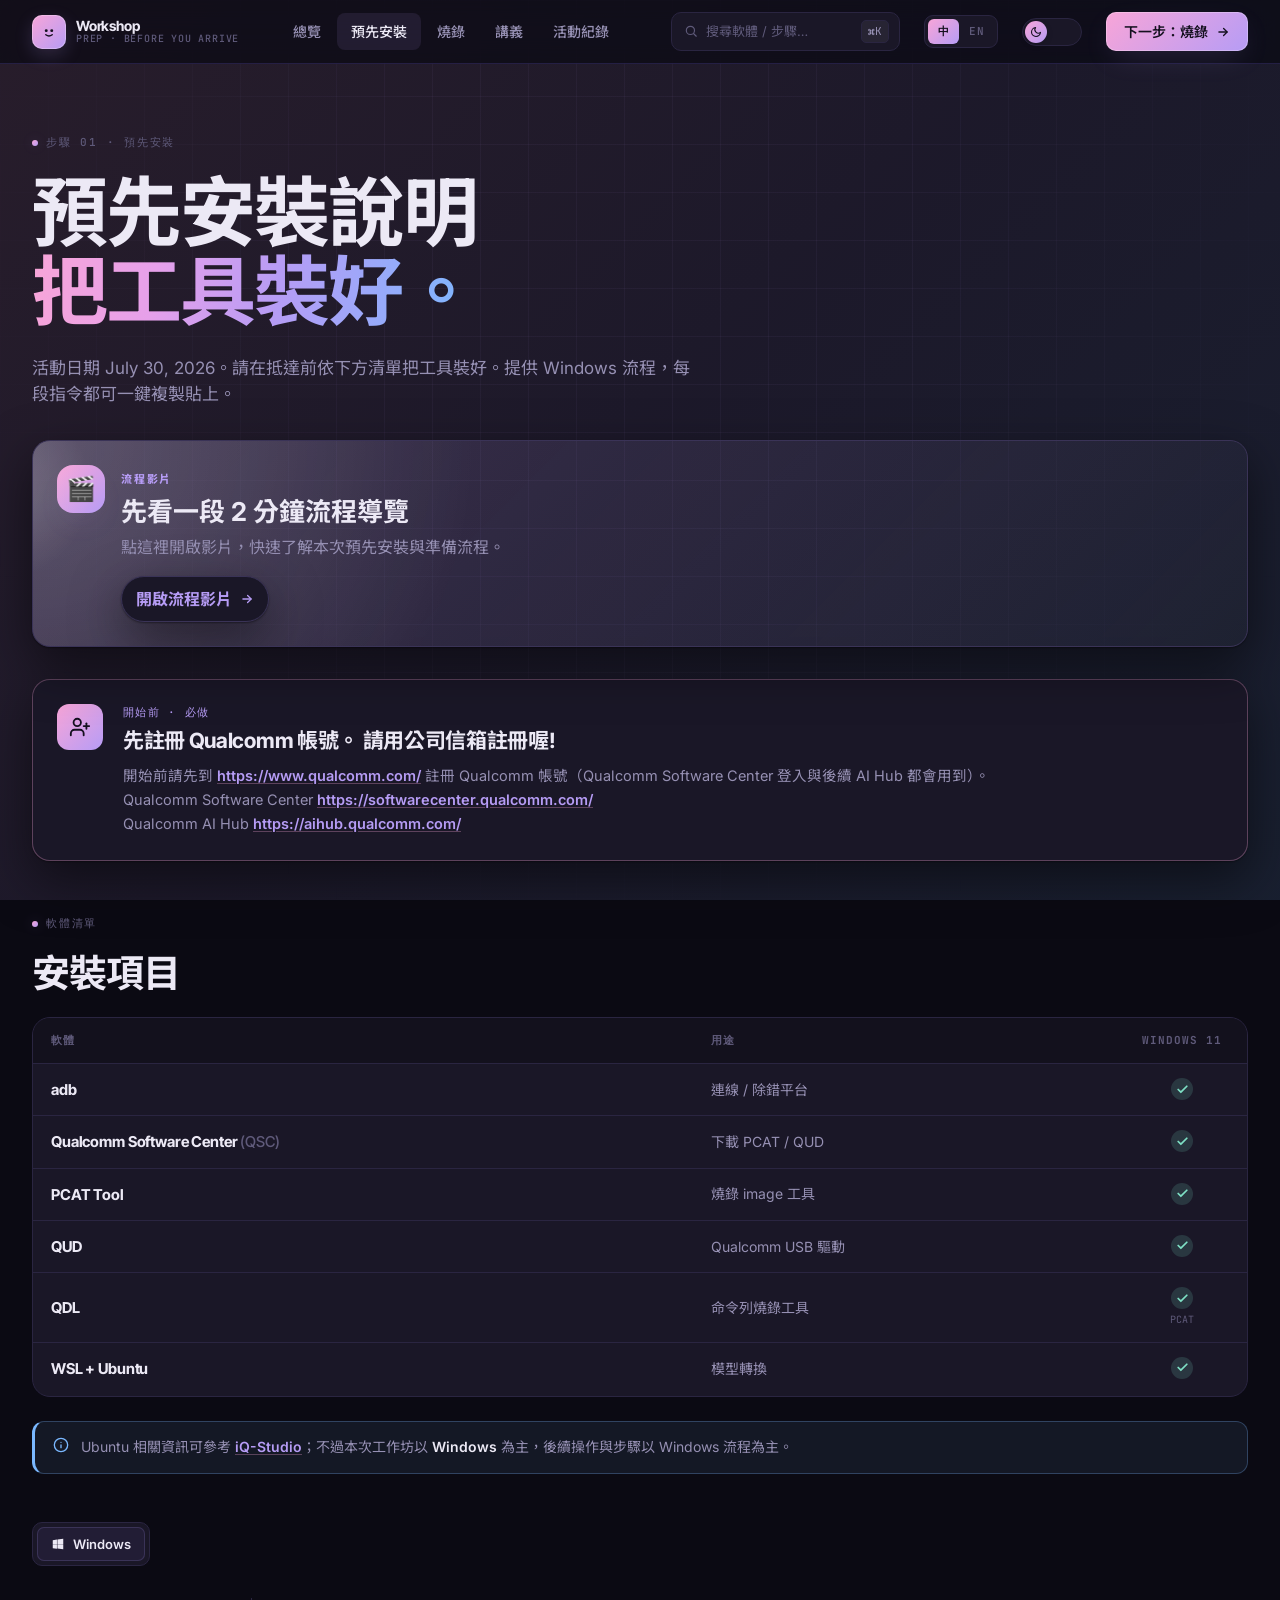
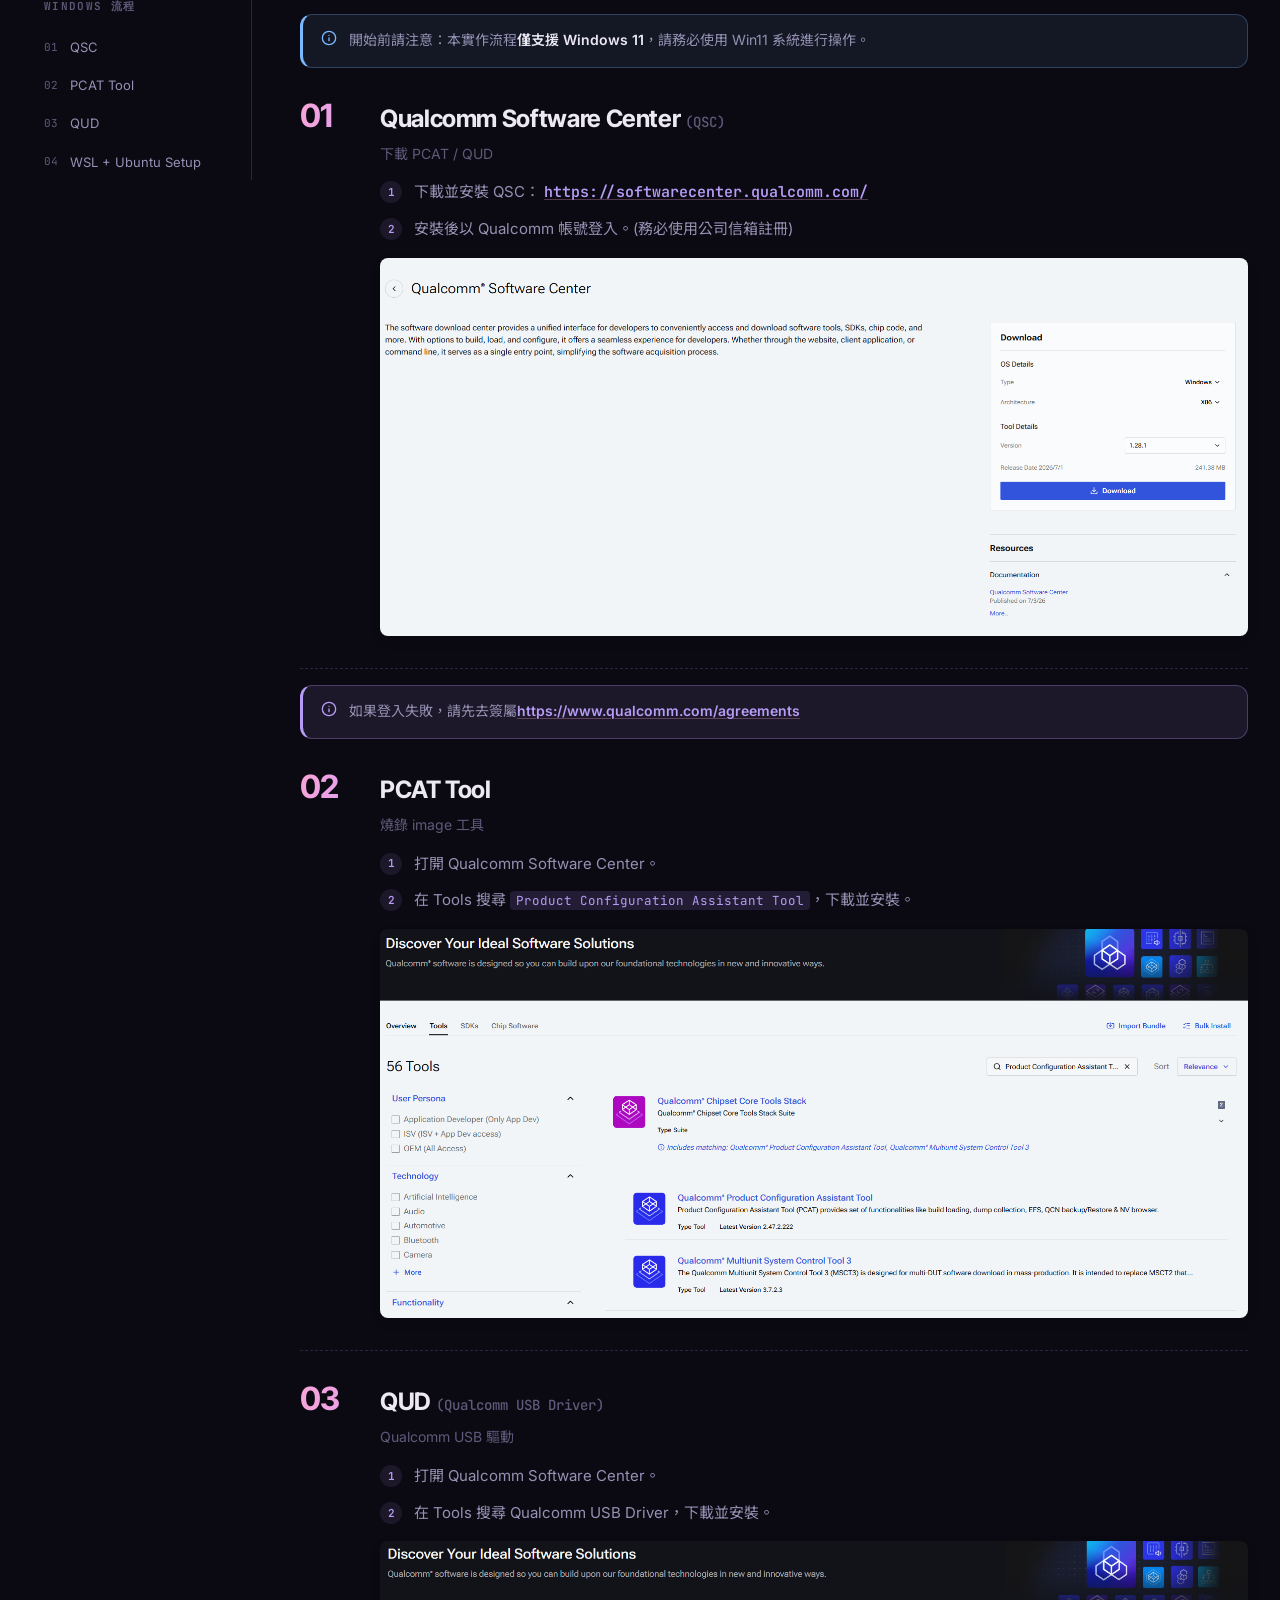
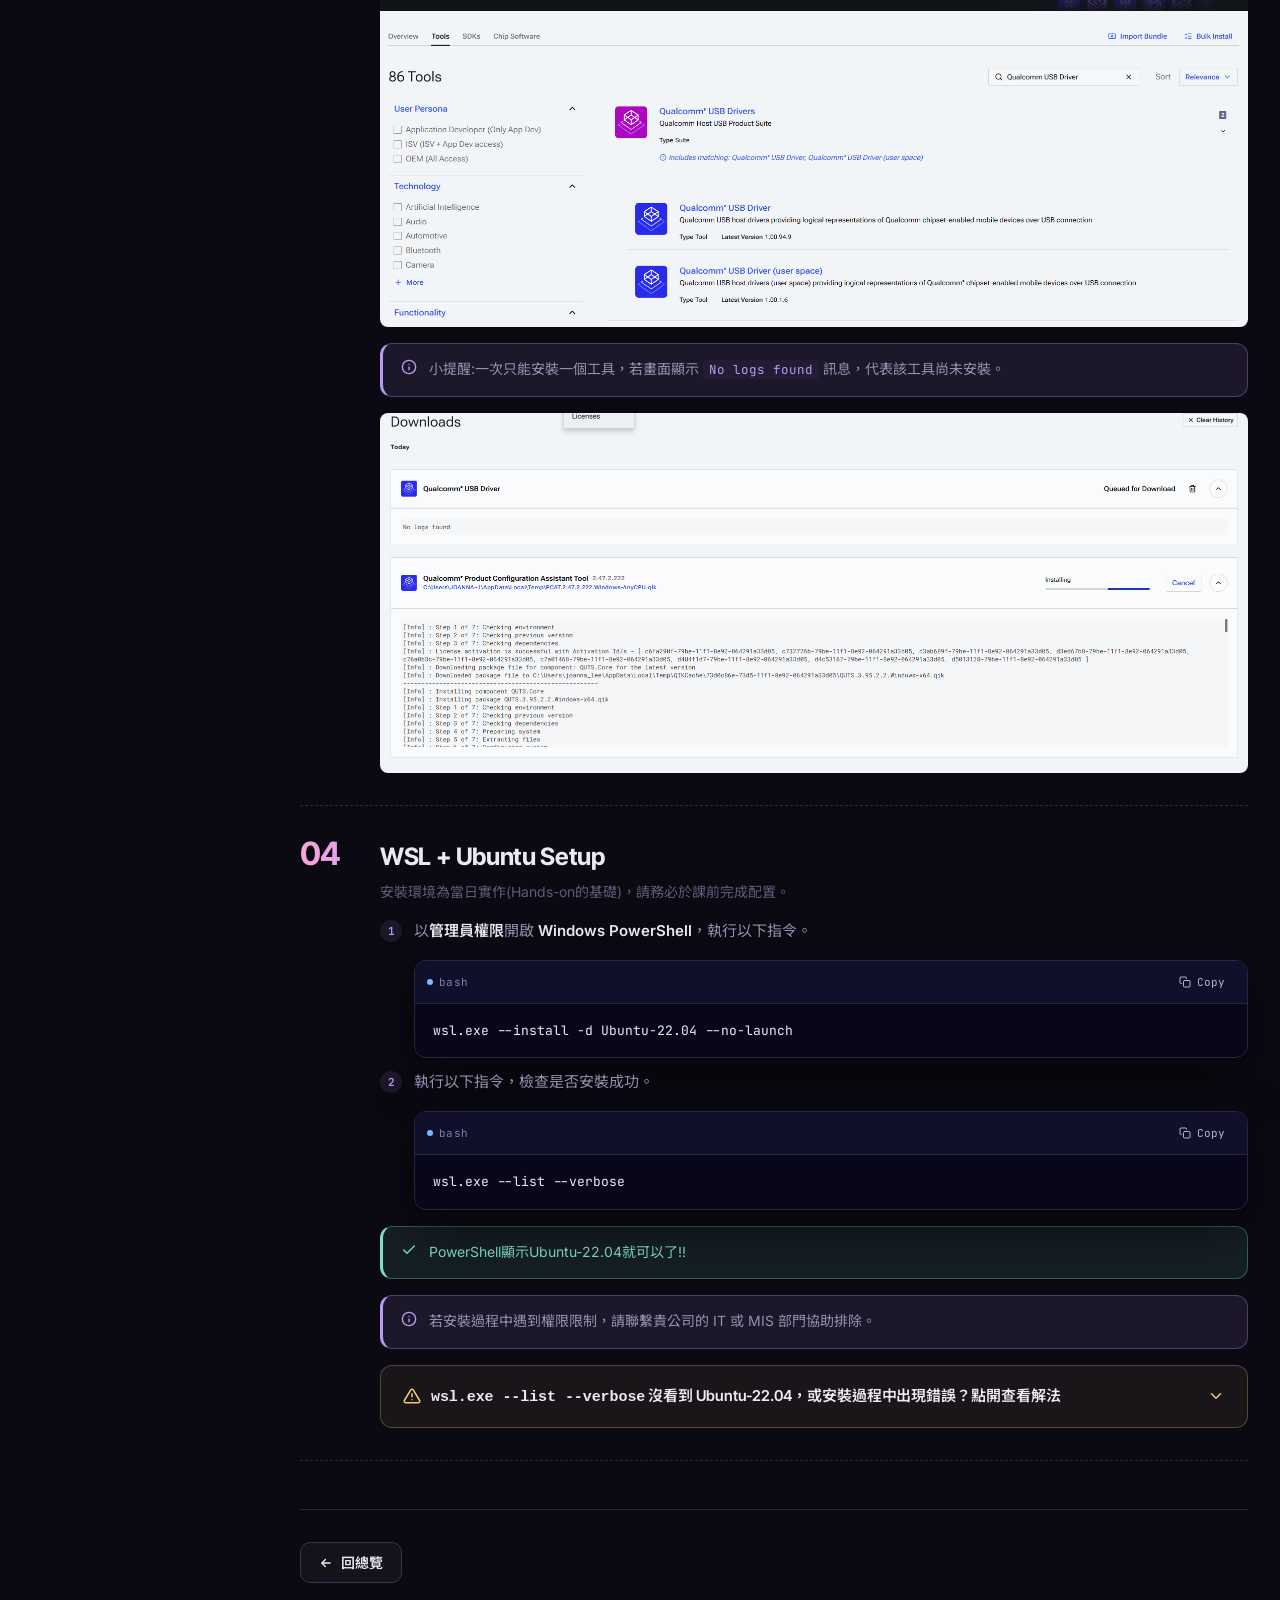
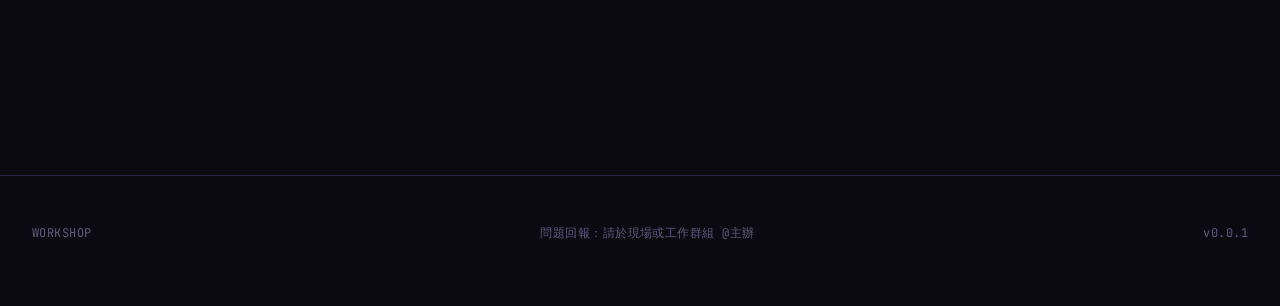
<file: pre-install.html>
<!doctype html>
<html lang="zh-Hant" data-lang="zh" data-theme="dark">
<head>
<meta charset="utf-8" />
<meta name="viewport" content="width=device-width, initial-scale=1" />
<title>Pre-Install — Workshop </title>
<script>(function(){var d=document.documentElement;try{d.setAttribute('data-theme',localStorage.getItem('how_theme')||'dark');}catch(e){d.setAttribute('data-theme','dark');}try{var l=localStorage.getItem('how_lang')||'zh';d.setAttribute('data-lang',l);d.setAttribute('lang',l==='zh'?'zh-Hant':'en');}catch(e){d.setAttribute('data-lang','zh');}})();</script>
<style>html{background:#0b0a13}html[data-theme="light"]{background:#fbf9fc}</style>
<link rel="preconnect" href="https://fonts.googleapis.com">
<link rel="preconnect" href="https://fonts.gstatic.com" crossorigin>
<link rel="stylesheet" href="https://fonts.googleapis.com/css2?family=Inter+Tight:wght@400;500;600;700;800&family=Inter:wght@400;500;600;700&family=JetBrains+Mono:wght@400;500;600&family=Noto+Sans+TC:wght@400;500;700;900&display=swap">
<link rel="stylesheet" href="styles.css" />
</head>
<body>

<header class="nav">
  <div class="nav-inner">
    <a href="index.html" class="brand">
      <span class="brand-mark" aria-hidden="true">
        <svg viewBox="0 0 24 24" fill="none" class="face-icon" overflow="visible">
          <circle class="eye eye-l" cx="9" cy="10.5" r="1.6" fill="currentColor"/>
          <circle class="eye eye-r" cx="15" cy="10.5" r="1.6" fill="currentColor"/>
          <path d="M8.5 15 Q12 17.5 15.5 15" stroke="currentColor" stroke-width="1.6" fill="none" stroke-linecap="round"/>
        </svg>
      </span>
      <span class="brand-text">
        <span class="top"><span class="zh-only">Workshop </span><span class="en-only">Workshop</span></span>
        <span class="sub">PREP · BEFORE YOU ARRIVE</span>
      </span>
    </a>
    <nav class="nav-links">
      <a href="index.html" class="nav-link"><span class="zh-only">總覽</span><span class="en-only">Overview</span></a>
      <a href="pre-install.html" class="nav-link active"><span class="zh-only">預先安裝</span><span class="en-only">Pre-Install</span></a>
      <a href="flashing.html" class="nav-link"><span class="zh-only">燒錄</span><span class="en-only">Flashing</span></a>
      <a href="handouts.html" class="nav-link"><span class="zh-only">講義</span><span class="en-only">Handouts</span></a>
      <a href="history.html" class="nav-link"><span class="zh-only">活動紀錄</span><span class="en-only">History</span></a>
    </nav>
    <button class="nav-burger" type="button" data-mobile-nav-toggle aria-label="Open menu" aria-expanded="false" aria-controls="mobile-nav">
      <svg viewBox="0 0 24 24" fill="none" stroke="currentColor" stroke-width="2" stroke-linecap="round" stroke-linejoin="round"><line x1="4" y1="7" x2="20" y2="7"/><line x1="4" y1="12" x2="20" y2="12"/><line x1="4" y1="17" x2="20" y2="17"/></svg>
    </button>
    <span class="nav-spacer"></span>
    <button class="nav-search" data-open-search aria-label="Open search">
      <svg viewBox="0 0 24 24" fill="none" stroke="currentColor" stroke-width="2" stroke-linecap="round" stroke-linejoin="round"><circle cx="11" cy="11" r="7"/><path d="m21 21-4.3-4.3"/></svg>
      <span class="label zh-only">搜尋軟體 / 步驟…</span>
      <span class="label en-only">Search software / steps…</span>
      <span class="kbd">⌘K</span>
    </button> 
    <div class="lang-toggle"><button data-lang="zh">中</button><button data-lang="en">EN</button></div>
    <button class="theme-toggle" data-theme-toggle aria-label="Toggle theme">
      <span class="thumb">
        <svg class="icon-moon" viewBox="0 0 24 24" fill="none" stroke="currentColor" stroke-width="2.2" stroke-linecap="round" stroke-linejoin="round"><path d="M21 12.8A9 9 0 1 1 11.2 3a7 7 0 0 0 9.8 9.8z"/></svg>
        <svg class="icon-sun" viewBox="0 0 24 24" fill="none" stroke="currentColor" stroke-width="2.2" stroke-linecap="round" stroke-linejoin="round"><circle cx="12" cy="12" r="4"/><path d="M12 2v2"/><path d="M12 20v2"/><path d="m4.93 4.93 1.41 1.41"/><path d="m17.66 17.66 1.41 1.41"/><path d="M2 12h2"/><path d="M20 12h2"/><path d="m6.34 17.66-1.41 1.41"/><path d="m19.07 4.93-1.41 1.41"/></svg>
      </span>
    </button>
    <a href="flashing.html" class="btn-cta">
      <span class="zh-only">下一步：燒錄</span><span class="en-only">Next: Flashing</span>
      <svg viewBox="0 0 24 24" fill="none" stroke="currentColor" stroke-width="2.2" stroke-linecap="round" stroke-linejoin="round" width="14" height="14"><path d="M5 12h14"/><path d="m13 6 6 6-6 6"/></svg>
    </a> 
  </div>
</header>

<div class="mobile-nav-panel" id="mobile-nav">
  <a href="index.html"><span class="zh-only">總覽</span><span class="en-only">Overview</span></a>
  <a href="pre-install.html" class="active"><span class="zh-only">預先安裝</span><span class="en-only">Pre-Install</span></a>
  <a href="flashing.html"><span class="zh-only">燒錄</span><span class="en-only">Flashing</span></a>
  <a href="handouts.html"><span class="zh-only">講義</span><span class="en-only">Handouts</span></a>
  <a href="history.html"><span class="zh-only">活動紀錄</span><span class="en-only">History</span></a>
</div>

<main class="shell">
  <section class="page">

    <span class="eyebrow"><span class="zh-only">步驟 01 · 預先安裝</span><span class="en-only">STEP 01 · PRE-INSTALL</span></span>
    <h1 class="display">
      <span class="zh-only">預先安裝說明<br/><span class="grad-text">把工具裝好。</span></span>
      <span class="en-only">Pre-install Guide<br/><span class="grad-text">Get the Toolchain Ready.</span></span>
    </h1>
    <p class="lead">
      <span class="zh-only">活動日期 July 30, 2026。請在抵達前依下方清單把工具裝好。提供 Windows 流程，每段指令都可一鍵複製貼上。</span>
      <span class="en-only">Event date: July 30, 2026. Please install everything below before you arrive. A Windows flow with one-click copy on every command.</span>
    </p>

    <div class="video-card" role="group" aria-label="Walkthrough video">
      <div class="video-card__badge" aria-hidden="true">🎬</div>
      <div class="video-card__body">
        <div class="video-card__eyebrow">
          <span class="zh-only">流程影片</span>
          <span class="en-only">Walkthrough video</span>
        </div>
        <h3>
          <span class="zh-only">先看一段 2 分鐘流程導覽</span>
          <span class="en-only">Watch a quick walkthrough first</span>
        </h3>
        <p>
          <span class="zh-only">點這裡開啟影片，快速了解本次預先安裝與準備流程。</span>
          <span class="en-only">Open the video to quickly see the prep flow and what to expect.</span>
        </p>
        <a class="video-card__link" href="uploads/pre-install-walkthrough.mp4" target="_blank" rel="noopener">
          <span class="zh-only">開啟流程影片</span>
          <span class="en-only">Open walkthrough video</span>
          <svg viewBox="0 0 24 24" fill="none" stroke="currentColor" stroke-width="2.2" stroke-linecap="round" stroke-linejoin="round">
            <path d="M5 12h14"/>
            <path d="m13 6 6 6-6 6"/>
          </svg>
        </a>
      </div>
    </div>

    <!-- Prerequisite: Qualcomm account -->
    <div class="prereq">
      <span class="badge-ring" aria-hidden="true">
        <svg viewBox="0 0 24 24" fill="none" stroke="currentColor" stroke-width="2" stroke-linecap="round" stroke-linejoin="round"><path d="M16 21v-2a4 4 0 0 0-4-4H6a4 4 0 0 0-4 4v2"/><circle cx="9" cy="7" r="4"/><path d="M22 11h-6"/><path d="M19 8v6"/></svg>
      </span>
      <div class="body">
        <div class="k"><span class="zh-only">開始前 · 必做</span><span class="en-only">BEFORE YOU START · REQUIRED</span></div>
        <h3><span class="zh-only">先註冊 Qualcomm 帳號。 <strong>請用公司信箱註冊喔!</strong></span><span class="en-only">Register a Qualcomm account first. <strong>Please use your company email to register!</strong></span></h3>
        <p>
          <span class="zh-only">開始前請先到 <a class="link" href="https://www.qualcomm.com/" target="_blank" rel="noopener">https://www.qualcomm.com/</a> 註冊 Qualcomm 帳號（Qualcomm Software Center 登入與後續 AI Hub 都會用到）。</span>
          <span class="en-only">Before you start, register a Qualcomm account at <a class="link" href="https://www.qualcomm.com/" target="_blank" rel="noopener">https://www.qualcomm.com/</a> — you'll need it to sign into Qualcomm Software Center and for AI Hub later.</span>
          <br/>
          <span class="zh-only">Qualcomm Software Center <a class="link" href="https://softwarecenter.qualcomm.com/" target="_blank" rel="noopener">https://softwarecenter.qualcomm.com/</a></span>
          <span class="en-only">Qualcomm Software Center <a class="link" href="https://softwarecenter.qualcomm.com/" target="_blank" rel="noopener">https://softwarecenter.qualcomm.com/</a></span>
          <br/>
          <span class="zh-only">Qualcomm AI Hub <a class="link" href="https://aihub.qualcomm.com/" target="_blank" rel="noopener">https://aihub.qualcomm.com/</a></span>
          <span class="en-only">Qualcomm AI Hub <a class="link" href="https://aihub.qualcomm.com/" target="_blank" rel="noopener">https://aihub.qualcomm.com/</a></span>
          
        </p>
      </div>
    </div>

    <!-- Software overview table -->
    <section style="margin-top:var(--space-12);">
      <span class="eyebrow"><span class="zh-only">軟體清單</span><span class="en-only">SOFTWARE LIST</span></span>
      <h2 class="display" style="font-size:clamp(26px,3vw,38px);">
        <span class="zh-only">安裝項目</span><span class="en-only">Installation Checklist</span>
      </h2>
      <div class="soft-table-wrap">
        <div class="soft-scroll">
          <table class="soft-table">
            <thead>
              <tr>
                <th><span class="zh-only">軟體</span><span class="en-only">Software</span></th>
                <th><span class="zh-only">用途</span><span class="en-only">Purpose</span></th>
                <th><strong>Windows 11</strong></th>
              </tr>
            </thead>
            <tbody>
              <tr>
                <td class="tool">adb</td>
                <td><span class="zh-only">連線 / 除錯平台</span><span class="en-only">Device connect / debug</span></td>
                <td><span class="cell-yes"><span class="check"><svg viewBox="0 0 24 24" fill="none" stroke="currentColor" stroke-width="3.2" stroke-linecap="round" stroke-linejoin="round"><polyline points="20 6 9 17 4 12"/></svg></span></span></td>
              </tr>
              <tr>
                <td class="tool">Qualcomm Software Center <span style="color:var(--text-3);font-weight:500;">(QSC)</span></td>
                <td><span class="zh-only">下載 PCAT / QUD</span><span class="en-only">Download PCAT / QUD</span></td>
                <td><span class="cell-yes"><span class="check"><svg viewBox="0 0 24 24" fill="none" stroke="currentColor" stroke-width="3.2" stroke-linecap="round" stroke-linejoin="round"><polyline points="20 6 9 17 4 12"/></svg></span></span></td>
              </tr>
              <tr>
                <td class="tool">PCAT Tool</td>
                <td><span class="zh-only">燒錄 image 工具</span><span class="en-only">Image flashing tool</span></td>
                <td><span class="cell-yes"><span class="check"><svg viewBox="0 0 24 24" fill="none" stroke="currentColor" stroke-width="3.2" stroke-linecap="round" stroke-linejoin="round"><polyline points="20 6 9 17 4 12"/></svg></span></span></td>
              </tr>
              <tr>
                <td class="tool">QUD</td>
                <td><span class="zh-only">Qualcomm USB 驅動</span><span class="en-only">Qualcomm USB driver</span></td>
                <td><span class="cell-yes"><span class="check"><svg viewBox="0 0 24 24" fill="none" stroke="currentColor" stroke-width="3.2" stroke-linecap="round" stroke-linejoin="round"><polyline points="20 6 9 17 4 12"/></svg></span></span></td>
              </tr>
              <tr>
                <td class="tool">QDL</td>
                <td><span class="zh-only">命令列燒錄工具</span><span class="en-only">CLI flashing tool</span></td>
                <td><span class="cell-yes"><span class="check"><svg viewBox="0 0 24 24" fill="none" stroke="currentColor" stroke-width="3.2" stroke-linecap="round" stroke-linejoin="round"><polyline points="20 6 9 17 4 12"/></svg></span><span class="note"><span class="zh-only">PCAT</span><span class="en-only">PCAT</span></span></span></td>
              </tr>
              <tr>
                <td class="tool">WSL + Ubuntu</td>
                <td><span class="zh-only">模型轉換</span><span class="en-only">Model Conversion</span></td>
                <td><span class="cell-yes"><span class="check"><svg viewBox="0 0 24 24" fill="none" stroke="currentColor" stroke-width="3.2" stroke-linecap="round" stroke-linejoin="round"><polyline points="20 6 9 17 4 12"/></svg></span><span class="note"></span></span></td>
              </tr>

            </tbody>
          </table>
        </div>
      </div>
    </section>

    <div class="callout callout--info" style="margin-top:var(--space-6);">
      <span class="icon"><svg viewBox="0 0 24 24" fill="none" stroke="currentColor" stroke-width="2" stroke-linecap="round" stroke-linejoin="round" width="16" height="16"><circle cx="12" cy="12" r="10"/><path d="M12 16v-4"/><path d="M12 8h.01"/></svg></span>
      <div>
        <span class="zh-only">Ubuntu 相關資訊可參考 <a class="link" href="https://github.com/InnoIPA/iQ-Studio" target="_blank" rel="noopener">iQ-Studio</a>；不過本次工作坊以 <strong>Windows</strong> 為主，後續操作與步驟以 Windows 流程為主。</span>
        <span class="en-only">For Ubuntu-related reference, please see <a class="link" href="https://github.com/InnoIPA/iQ-Studio" target="_blank" rel="noopener">iQ-Studio</a>. This workshop is primarily focused on <strong>Windows</strong>, so the main hands-on flow below is Windows-based.</span>
      </div>
    </div>

    <!-- OS tab -->
    <div style="display:flex;gap:var(--space-4);align-items:center;flex-wrap:wrap;margin-top:var(--space-12);">
      <div class="tabs" data-tabs role="tablist">
        <button class="tab" data-tab="windows" role="tab">
          <svg viewBox="0 0 24 24" fill="currentColor"><path d="M3 5.4 10.2 4.4v7.5H3zM11 4.2 21 3v8.9H11zM3 12.6h7.2v7.5L3 19.1zM11 12.6h10V21l-10-1.2z"/></svg>
          Windows
        </button>
      </div>
    </div>

    <!-- Step flows (swap by OS tab) -->
    <div data-tabs style="margin-top:var(--space-8);">

      <!-- ============ WINDOWS ============ -->
      <div class="tab-panel" data-tab="windows">
        <div class="page--with-side">
          <aside class="side-nav" aria-label="On this page">
            <div class="side-nav-head"><span class="zh-only">Windows 流程</span><span class="en-only">Windows flow</span></div>
            <a href="#win-qsc"><span class="num">01</span> QSC</a>
            <a href="#win-pcat"><span class="num">02</span> PCAT Tool</a>
            <a href="#win-qud"><span class="num">03</span> QUD</a>
            <a href="#win-docker"><span class="num">04</span> WSL + Ubuntu Setup
            
            </a>

          </aside>

          <div>
            <div class="callout callout--info">
              <span class="icon"><svg viewBox="0 0 24 24" fill="none" stroke="currentColor" stroke-width="2" stroke-linecap="round" stroke-linejoin="round" width="16" height="16"><circle cx="12" cy="12" r="10"/><path d="M12 16v-4"/><path d="M12 8h.01"/></svg></span>
            <div>
             <span class="zh-only">開始前請注意：本實作流程<strong>僅支援 Windows 11</strong>，請務必使用 Win11 系統進行操作。</span>
             <span class="en-only">Please note: This tutorial <strong>only supports Windows 11</strong>. Please use a Windows 11 system for the following steps.</span>
             </div>
            </div>
            <!-- W1 QSC -->
            <article class="step" id="win-qsc">
              <div class="step-num">01</div>
              <div class="step-body">
                <h3>Qualcomm Software Center <span class="step-sub-inline">(QSC)</span></h3>
                <div class="sub"><span class="zh-only">下載 PCAT / QUD</span><span class="en-only">Download PCAT / QUD</span></div>
                <ol class="step-list">
                  <li><span class="zh-only">下載並安裝 QSC：</span><span class="en-only">Download and install QSC:</span> <a class="link" href="https://softwarecenter.qualcomm.com/" target="_blank" rel="noopener">https://softwarecenter.qualcomm.com/</a></li>
                  <li><span class="zh-only">安裝後以 Qualcomm 帳號登入。(務必使用公司信箱註冊)</span><span class="en-only">After installing, sign in with your Qualcomm account.(Please be sure to register with your company email address.)</span></li>
                </ol>
                <figure class="shot">
                  <img class="shot-img" src="uploads/Qualcomm Software Center.png" style="border-radius: 8px; overflow: hidden; box-shadow: 0 4px 12px rgba(0, 0, 0, 0.1);">
                </figure>
              </div>
            </article>
            <div class="callout">
                  <span class="icon"><svg viewBox="0 0 24 24" fill="none" stroke="currentColor" stroke-width="2" stroke-linecap="round" stroke-linejoin="round" width="16" height="16"><circle cx="12" cy="12" r="10"/><path d="M12 16v-4"/><path d="M12 8h.01"/></svg></span>
                  <div>
                    <span class="zh-only">如果登入失敗，請先去簽屬<a class="link" href="https://www.qualcomm.com/agreements" target="_blank" rel="noopener">https://www.qualcomm.com/agreements</a></span>
                    <span class="en-only">Note: Please sign the agreements at <a class="link" href="https://www.qualcomm.com/agreements" target="_blank" rel="noopener">https://www.qualcomm.com/agreements</a>, as this indicates that the tool has not been successfully installed.</span>
                  </div>
            </div>

            <!-- W2 PCAT -->
            <article class="step" id="win-pcat">
              <div class="step-num">02</div>
              <div class="step-body">
                <h3>PCAT Tool</h3>
                <div class="sub"><span class="zh-only">燒錄 image 工具</span><span class="en-only">Image flashing tool</span></div>
                <ol class="step-list">
                  <li><span class="zh-only">打開 Qualcomm Software Center。</span><span class="en-only">Open Qualcomm Software Center.</span></li>
                  <li><span class="zh-only">在 Tools 搜尋 <code>Product Configuration Assistant Tool</code>，下載並安裝。</span><span class="en-only">Under Tools, search <code>Product Configuration Assistant Tool</code>, then download and install.</span></li>
                </ol>
                <figure class="shot">
                  <img class="shot-img" src="uploads\Product Configuration Assistant Tool.png" style="border-radius: 8px; overflow: hidden; box-shadow: 0 4px 12px rgba(0, 0, 0, 0.1);">
                </figure>
              </div>
            </article>

            <!-- W3 QUD -->
            <article class="step" id="win-qud">
              <div class="step-num">03</div>
              <div class="step-body">
                <h3>QUD <span class="step-sub-inline">(Qualcomm USB Driver)</span></h3>
                <div class="sub"><span class="zh-only">Qualcomm USB 驅動</span><span class="en-only">Qualcomm USB driver</span></div>
                <ol class="step-list">
                  <li><span class="zh-only">打開 Qualcomm Software Center。</span><span class="en-only">Open Qualcomm Software Center.</span></li>
                  <li><span class="zh-only">在 Tools 搜尋 Qualcomm USB Driver，下載並安裝。</span><span class="en-only">Under Tools, search <code>Qualcomm USB Driver</code>, then download and install.</span></li>
                </ol>
                <figure class="shot">
                  <img class="shot-img" src="uploads\Qualcomm USB Driver.png" style="border-radius: 8px; overflow: hidden; box-shadow: 0 4px 12px rgba(0, 0, 0, 0.1);">
                </figure>
                <div class="callout">
                  <span class="icon"><svg viewBox="0 0 24 24" fill="none" stroke="currentColor" stroke-width="2" stroke-linecap="round" stroke-linejoin="round" width="16" height="16"><circle cx="12" cy="12" r="10"/><path d="M12 16v-4"/><path d="M12 8h.01"/></svg></span>
                  <div>
                    <span class="zh-only">小提醒:一次只能安裝一個工具，若畫面顯示 <code>No logs found</code> 訊息，代表該工具尚未安裝。</span>
                    <span class="en-only">Note: Please install only one tool at a time. If the <code>No logs found</code> message appears, it indicates that the tool has not been successfully installed.</span>
                  </div>
                </div>
                <figure class="shot">
                  <img class="shot-img" src="uploads\No logs found.png" style="border-radius: 8px; overflow: hidden; box-shadow: 0 4px 12px rgba(0, 0, 0, 0.1);">
                </figure>
              </div>
            </article>

            <!-- W4 wsl+Ubuntu -->
            <article class="step" id="win-docker">
              <div class="step-num">04</div>
              <div class="step-body">
                <h3>WSL + Ubuntu Setup</h3>
                <div class="sub"><span class="zh-only">安裝環境為當日實作(Hands-on的基礎)，請務必於課前完成配置。</span>
                  <span class="en-only">A pre-configured environment is essential for the hands-on session; please ensure the installation is successful beforehand.</span></div>
                <ol class="step-list">
                  <li>
                    <span class="zh-only">以<strong>管理員權限</strong>開啟 <strong>Windows PowerShell</strong>，執行以下指令。</span>
                    <span class="en-only">Open <strong>Windows PowerShell</strong> with <strong>Administrator rights</strong>and execute the following command.</span>
    
                    <div class="code">
                     <div class="code-head">
                     <span class="lang">bash</span>
                      <button class="copy-btn">
                      <svg viewBox="0 0 24 24" fill="none" stroke="currentColor" stroke-width="2" stroke-linecap="round" stroke-linejoin="round">
                      <rect x="9" y="9" width="13" height="13" rx="2"/>
                      <path d="M5 15H4a2 2 0 0 1-2-2V4a2 2 0 0 1 2-2h9a2 2 0 0 1 2 2v1"/>
                      </svg>
                      <span class="copy-label">Copy</span>
                      </button>
                    </div>
      <pre>wsl.exe --install -d Ubuntu-22.04 --no-launch</pre>
    </div> </li> 
              <li>
                    <span class="zh-only">執行以下指令，檢查是否安裝成功。</span>
                    <span class="en-only">Run the following command to check if the installation was successful.</span>
                    <div class="code">
                     <div class="code-head">
                     <span class="lang">bash</span>
                      <button class="copy-btn">
                      <svg viewBox="0 0 24 24" fill="none" stroke="currentColor" stroke-width="2" stroke-linecap="round" stroke-linejoin="round">
                      <rect x="9" y="9" width="13" height="13" rx="2"/>
                      <path d="M5 15H4a2 2 0 0 1-2-2V4a2 2 0 0 1 2-2h9a2 2 0 0 1 2 2v1"/>
                      </svg>
                      <span class="copy-label">Copy</span>
                      </button>
                    </div>
      <pre>wsl.exe --list --verbose</pre>
    </div> </li>

                </ol>

                <div class="callout callout--success" style="margin-top:var(--space-4);">
                 <span class="icon"><svg viewBox="0 0 24 24" fill="none" stroke="currentColor" stroke-width="2" stroke-linecap="round" stroke-linejoin="round" width="16" height="16"><path d="M20 6 9 17l-5-5"/></svg></span>
                 <div>
                   <span class="zh-only">PowerShell顯示Ubuntu-22.04就可以了!!</span>
                   <span class="en-only">As long as PowerShell displays 'Ubuntu-22.04', you're good to go!</span>
                 </div>
                </div>
                
                <div class="callout">
                  <span class="icon"><svg viewBox="0 0 24 24" fill="none" stroke="currentColor" stroke-width="2" stroke-linecap="round" stroke-linejoin="round" width="16" height="16"><circle cx="12" cy="12" r="10"/><path d="M12 16v-4"/><path d="M12 8h.01"/></svg></span>
                  <div>
                    <span class="zh-only">若安裝過程中遇到權限限制，請聯繫貴公司的 IT 或 MIS 部門協助排除。</span>
                    <span class="en-only">After installing, QSC showing <code>you have no devices connected</code> is normal (no board attached yet).</span>
                  </div>
                </div>

                <div class="faq-list" style="margin-top:var(--space-4);">
                  <div class="faq-item faq-item--warn">
                    <div class="faq-summary">
                      <span class="label">
                        <span class="icon"><svg viewBox="0 0 24 24" fill="none" stroke="currentColor" stroke-width="2" stroke-linecap="round" stroke-linejoin="round" width="18" height="18"><path d="M10.3 3.86 1.82 18a2 2 0 0 0 1.71 3h16.94a2 2 0 0 0 1.71-3L13.7 3.86a2 2 0 0 0-3.4 0Z"/><path d="M12 9v4"/><path d="M12 17h.01"/></svg></span>
                        <span class="zh-only"><code>wsl.exe --list --verbose</code> 沒看到 Ubuntu-22.04，或安裝過程中出現錯誤？點開查看解法</span>
                        <span class="en-only">Don't see Ubuntu-22.04 in <code>wsl.exe --list --verbose</code>, or hit an error during install? Click to see the fix</span>
                      </span>
                      <svg class="chev" viewBox="0 0 24 24" fill="none" stroke="currentColor" stroke-width="2" stroke-linecap="round" stroke-linejoin="round"><path d="m6 9 6 6 6-6"/></svg>
                    </div>
                    <div class="faq-body">
                      <p><span class="zh-only">請依序執行以下指令：</span><span class="en-only">Run the following commands in order:</span></p>
                      <ol class="step-list">
                        <li>
                          <span class="zh-only">查看可安裝的發行版清單。</span>
                          <span class="en-only">List the available distros online.</span>
                          <div class="code">
                           <div class="code-head">
                           <span class="lang">bash</span>
                            <button class="copy-btn">
                            <svg viewBox="0 0 24 24" fill="none" stroke="currentColor" stroke-width="2" stroke-linecap="round" stroke-linejoin="round">
                            <rect x="9" y="9" width="13" height="13" rx="2"/>
                            <path d="M5 15H4a2 2 0 0 1-2-2V4a2 2 0 0 1 2-2h9a2 2 0 0 1 2 2v1"/>
                            </svg>
                            <span class="copy-label">Copy</span>
                            </button>
                          </div>
      <pre>wsl --list --online</pre>
    </div> </li>
                        <li>
                          <span class="zh-only">更新 WSL 核心元件。</span>
                          <span class="en-only">Update the WSL core components.</span>
                          <div class="code">
                           <div class="code-head">
                           <span class="lang">bash</span>
                            <button class="copy-btn">
                            <svg viewBox="0 0 24 24" fill="none" stroke="currentColor" stroke-width="2" stroke-linecap="round" stroke-linejoin="round">
                            <rect x="9" y="9" width="13" height="13" rx="2"/>
                            <path d="M5 15H4a2 2 0 0 1-2-2V4a2 2 0 0 1 2-2h9a2 2 0 0 1 2 2v1"/>
                            </svg>
                            <span class="copy-label">Copy</span>
                            </button>
                          </div>
      <pre>wsl --update</pre>
    </div> </li>
                        <li>
                          <span class="zh-only">改用網頁下載方式重新安裝 Ubuntu-22.04。</span>
                          <span class="en-only">Reinstall Ubuntu-22.04 using web download instead.</span>
                          <div class="code">
                           <div class="code-head">
                           <span class="lang">bash</span>
                            <button class="copy-btn">
                            <svg viewBox="0 0 24 24" fill="none" stroke="currentColor" stroke-width="2" stroke-linecap="round" stroke-linejoin="round">
                            <rect x="9" y="9" width="13" height="13" rx="2"/>
                            <path d="M5 15H4a2 2 0 0 1-2-2V4a2 2 0 0 1 2-2h9a2 2 0 0 1 2 2v1"/>
                            </svg>
                            <span class="copy-label">Copy</span>
                            </button>
                          </div>
      <pre>wsl --install -d Ubuntu-22.04 --web-download --no-launch</pre>
    </div> </li>
                      </ol>
                    </div>
                  </div>
                </div>
              </div>
            </article>

            
            <div style="display:flex;justify-content:space-between;align-items:center;margin-top:var(--space-12);padding-top:var(--space-8);border-top:1px solid var(--border);">
              <a href="index.html" class="btn-ghost">
                <svg viewBox="0 0 24 24" fill="none" stroke="currentColor" stroke-width="2.2" stroke-linecap="round" stroke-linejoin="round" width="14" height="14"><path d="M19 12H5"/><path d="m11 18-6-6 6-6"/></svg>
                <span class="zh-only">回總覽</span><span class="en-only">Back to overview</span>
              </a>
              <!--<a href="flashing.html" class="btn-cta">
                <span class="zh-only">下一步：燒錄</span><span class="en-only">Next: Flashing</span>
                <svg viewBox="0 0 24 24" fill="none" stroke="currentColor" stroke-width="2.2" stroke-linecap="round" stroke-linejoin="round" width="14" height="14"><path d="M5 12h14"/><path d="m13 6 6 6-6 6"/></svg>
              </a>-->
            </div>
          </div>
        </div>
      </div>


    </div>
  </section>
</main>

<footer class="foot">
  <div class="foot-inner">
    <span><span class="zh-only">WORKSHOP </span><span class="en-only">WORKSHOP SITE</span></span>
    <span>
      <span class="zh-only">問題回報：請於現場或工作群組 @主辦</span>
      <span class="en-only">Questions: ping the organisers on-site or in the channel</span>
    </span>
    <span>v0.0.1</span>
  </div>
</footer>

<div class="search-overlay" id="search-overlay" role="dialog" aria-modal="true">
  <div class="search-panel">
    <div class="search-input-row">
      <svg viewBox="0 0 24 24" fill="none" stroke="currentColor" stroke-width="2" stroke-linecap="round" stroke-linejoin="round"><circle cx="11" cy="11" r="7"/><path d="m21 21-4.3-4.3"/></svg>
      <input id="search-input" type="text" placeholder="搜尋軟體、步驟、FAQ… / search software, steps, FAQ…" autocomplete="off" />
      <span class="esc">ESC</span>
    </div>
    <div class="search-results" id="search-results"></div>
  </div>
</div>

<script src="search-index.js"></script>
<script src="app.js"></script>
</body>
</html>
</file>
<file: styles.css>
/* =========================================================
   Hands-On Workshop — shared styles
   Tokens follow the project palette spec (light + dark).
   Every color is driven by a CSS custom property on
   :root + [data-theme="light"] / [data-theme="dark"].
   ========================================================= */

/* Fonts are loaded via parallel <link> + preconnect in each page's <head>
   (not @import here) so they fetch alongside this stylesheet instead of
   after it — avoids a render-blocking round-trip on every navigation. */

/* ===== TOKENS — shared across themes ===== */
:root {
  /* type */
  --font-display: "Inter Tight", "Inter", "Noto Sans TC", "PingFang TC",
                  "微軟正黑體", system-ui, sans-serif;
  --font-body:    "Inter", "Inter Tight", "Noto Sans TC", "PingFang TC",
                  "微軟正黑體", system-ui, sans-serif;
  --font-mono:    "JetBrains Mono", "SF Mono", ui-monospace, Menlo, Consolas, monospace;
  --font-cjk:     "Noto Sans TC", "PingFang TC", "微軟正黑體", sans-serif;

  /* metrics */
  --radius-xs: 4px;
  --radius-sm: 8px;
  --radius-md: 12px;
  --radius-lg: 18px;
  --radius-pill: 999px;

  --space-1: 4px;   --space-2: 8px;   --space-3: 12px;  --space-4: 16px;
  --space-5: 20px;  --space-6: 24px;  --space-8: 32px;  --space-10: 40px;
  --space-12: 48px; --space-16: 64px; --space-20: 80px; --space-24: 96px;

  --ease-out: cubic-bezier(0.2, 0.7, 0.2, 1);
  --dur-fast: 140ms;
  --dur-base: 220ms;

  --nav-h: 64px;
  --max-w: 1280px;

  /* always-dark code surface (terminal-style, both themes) */
  --code-bg:        #08071a;
  --code-head-bg:   #11102a;
  --code-border:    #2a2541;
  --code-text:      #ECEAF7;
  --code-text-dim:  #837DA8;
}

/* ===== LIGHT THEME ===== */
[data-theme="light"] {
  --bg:             #fbf9fc;
  --bg-2:           #f5f0fa;
  --surface:        #ffffff;
  --surface-2:      #ebe4f4;
  --border:         #e0d6ec;
  --border-strong:  #d3c5e6;

  --text:           #1c1530;
  --text-2:         #6b5d85;
  --text-3:         #9690b3;

  --accent:         #7e5be0;
  --accent-deep:    #6a47c8;
  --on-accent:      #ffffff;
  --accent-text:    var(--accent-deep);

  --c-pink:         #e15ba3;
  --c-lavender:     #7e5be0;
  --c-blue:         #2e7adb;

  --highlight:      #2e7adb;
  --success:        #1a8f6e;
  --warn:           #b4761a;
  --danger:         #c63a3a;

  --gradient-text:  linear-gradient(100deg, #e15ba3 0%, #b65bc4 30%, #7e5be0 55%, #2e7adb 100%);
  --gradient-bg:    linear-gradient(135deg, rgba(225,91,163,0.08) 0%, rgba(126,91,224,0.06) 50%, rgba(46,122,219,0.08) 100%);
  --gradient-btn:   linear-gradient(135deg, #e15ba3 0%, #7e5be0 100%);

  --shadow:         0 1px 2px rgba(28,21,48,0.06), 0 14px 40px rgba(28,21,48,0.10);
  --shadow-elevated:0 1px 2px rgba(28,21,48,0.06), 0 22px 60px rgba(28,21,48,0.14);
  --grid-line:      rgba(126,91,224,0.05);

  /* derived */
  --nav-bg:           rgba(251, 249, 252, 0.78);
  --nav-border:       rgba(224, 214, 236, 0.7);
  --surface-hover:    rgba(28, 21, 48, 0.04);
  --surface-active:   rgba(28, 21, 48, 0.07);
  --accent-bg-soft:   rgba(126, 91, 224, 0.06);
  --accent-bg:        rgba(126, 91, 224, 0.10);
  --accent-bg-strong: rgba(126, 91, 224, 0.14);
  --kbd-bg:           rgba(28, 21, 48, 0.05);

  --c-lavender-bg:    rgba(126, 91, 224, 0.07);
  --c-lavender-border:rgba(126, 91, 224, 0.22);
  --c-blue-bg:        rgba(46, 122, 219, 0.07);
  --c-blue-border:    rgba(46, 122, 219, 0.22);
  --c-amber:          #d18e1a;
  --c-amber-bg:       rgba(209, 142, 26, 0.08);
  --c-amber-border:   rgba(209, 142, 26, 0.25);
  --c-pink-bg:        rgba(225, 91, 163, 0.07);
  --c-pink-border:    rgba(225, 91, 163, 0.22);
}

/* ===== DARK THEME ===== */
[data-theme="dark"] {
  --bg:             #0b0a13;
  --bg-2:           #13111d;
  --surface:        #1a1727;
  --surface-2:      #221d35;
  --border:         #2a2541;
  --border-strong:  #3a3357;

  --text:           #ece9f5;
  --text-2:         #9690b3;
  --text-3:         #5f5a7a;

  --accent:         #b69cf5;
  --accent-deep:    #9170e8;
  --on-accent:      #14101f;
  --accent-text:    var(--accent);

  --c-pink:         #f8a5d8;
  --c-lavender:     #b69cf5;
  --c-blue:         #7ab8ff;

  --highlight:      #7ab8ff;
  --success:        #7ee0c5;
  --warn:           #f4c97b;
  --danger:         #f08585;

  --gradient-text:  linear-gradient(100deg, #f8a5d8 0%, #e6a0ea 28%, #b69cf5 55%, #7ab8ff 100%);
  --gradient-bg:    linear-gradient(135deg, rgba(248,165,216,0.12) 0%, rgba(182,156,245,0.10) 50%, rgba(122,184,255,0.12) 100%);
  --gradient-btn:   linear-gradient(135deg, #f8a5d8 0%, #b69cf5 100%);

  --shadow:         0 1px 2px rgba(0,0,0,0.4), 0 18px 50px rgba(0,0,0,0.5);
  --shadow-elevated:0 1px 2px rgba(0,0,0,0.4), 0 30px 80px rgba(0,0,0,0.55);
  --grid-line:      rgba(182,156,245,0.05);

  /* derived */
  --nav-bg:           rgba(11, 10, 19, 0.72);
  --nav-border:       rgba(58, 50, 112, 0.5);
  --surface-hover:    rgba(255, 255, 255, 0.04);
  --surface-active:   rgba(255, 255, 255, 0.07);
  --accent-bg-soft:   rgba(182, 156, 245, 0.06);
  --accent-bg:        rgba(182, 156, 245, 0.10);
  --accent-bg-strong: rgba(182, 156, 245, 0.18);
  --kbd-bg:           rgba(255, 255, 255, 0.06);

  --c-lavender-bg:    rgba(182, 156, 245, 0.10);
  --c-lavender-border:rgba(182, 156, 245, 0.30);
  --c-blue-bg:        rgba(122, 184, 255, 0.08);
  --c-blue-border:    rgba(122, 184, 255, 0.28);
  --c-amber:          #f4c97b;
  --c-amber-bg:       rgba(244, 201, 123, 0.06);
  --c-amber-border:   rgba(244, 201, 123, 0.28);
  --c-pink-bg:        rgba(248, 165, 216, 0.10);
  --c-pink-border:    rgba(248, 165, 216, 0.30);
}

/* Default = dark (matches iQ-Studio reference). Toggle via [data-theme]. */
:root { color-scheme: dark; }
[data-theme="light"] { color-scheme: light; }
[data-theme="dark"]  { color-scheme: dark; }

/* ===== KEYFRAMES — cute animations ===== */
@keyframes float-y {
  0%, 100% { transform: translateY(0); }
  50%      { transform: translateY(-10px); }
}
@keyframes float-tilt {
  0%, 100% { transform: translateY(0) rotate(-1.5deg); }
  50%      { transform: translateY(-10px) rotate(1.5deg); }
}
@keyframes blink {
  0%, 92%, 96%, 100% { transform: scaleY(1); }
  94%                { transform: scaleY(0.1); }
}
@keyframes wobble {
  0%, 100% { transform: rotate(-3deg); }
  50%      { transform: rotate(3deg); }
}
@keyframes sparkle-pulse {
  0%, 100% { transform: scale(0.85); opacity: 0.55; }
  50%      { transform: scale(1.15); opacity: 1; }
}
@keyframes sticker-drift {
  0%, 100% { transform: rotate(var(--rot, 0deg)) translateY(0); }
  50%      { transform: rotate(var(--rot, 0deg)) translateY(-8px); }
}
@keyframes wave {
  0%, 60%, 100% { transform: rotate(0deg); }
  20%, 40%      { transform: rotate(20deg); }
}
@keyframes pop-in {
  0%   { transform: scale(0) rotate(var(--rot, 0deg)); opacity: 0; }
  60%  { transform: scale(1.15) rotate(var(--rot, 0deg)); opacity: 1; }
  100% { transform: scale(1) rotate(var(--rot, 0deg)); opacity: 1; }
}

/* ===== RESET ===== */
*, *::before, *::after { box-sizing: border-box; }
html, body {
  margin: 0; padding: 0;
  background: var(--bg);
  color: var(--text);
  font-family: var(--font-body);
  font-size: 16px;
  line-height: 1.55;
  -webkit-font-smoothing: antialiased;
  -moz-osx-font-smoothing: grayscale;
  text-rendering: optimizeLegibility;
}
body {
  min-height: 100vh;
  background:
    var(--gradient-bg),
    var(--bg);
  background-attachment: fixed;
  transition: background-color var(--dur-base) var(--ease-out), color var(--dur-base) var(--ease-out);
}
body::before {
  content: '';
  position: fixed;
  inset: 0;
  pointer-events: none;
  background-image:
    linear-gradient(var(--grid-line) 1px, transparent 1px),
    linear-gradient(90deg, var(--grid-line) 1px, transparent 1px);
  background-size: 48px 48px;
  mask-image: radial-gradient(ellipse at 50% 30%, black 30%, transparent 80%);
  z-index: 0;
}
a { color: inherit; text-decoration: none; }
img { max-width: 100%; display: block; }
button { font: inherit; color: inherit; background: none; border: 0; cursor: pointer; }
:focus-visible { outline: 2px solid var(--accent); outline-offset: 2px; border-radius: 4px; }

/* ===== TOP NAV ===== */
.nav {
  position: sticky;
  top: 0;
  z-index: 50;
  height: var(--nav-h);
  display: flex;
  align-items: center;
  padding: 0 var(--space-8);
  background: var(--nav-bg);
  backdrop-filter: blur(18px) saturate(140%);
  -webkit-backdrop-filter: blur(18px) saturate(140%);
  border-bottom: 1px solid var(--nav-border);
}
.nav-inner {
  display: flex;
  align-items: center;
  gap: var(--space-6);
  width: 100%;
  max-width: var(--max-w);
  margin: 0 auto;
}
.brand {
  display: flex;
  align-items: center;
  gap: 10px;
  font-family: var(--font-display);
  font-weight: 700;
  font-size: 17px;
  letter-spacing: -0.01em;
  white-space: nowrap;
  color: var(--text);
}
.brand-mark {
  width: 34px;
  height: 34px;
  border-radius: 10px;
  background: var(--gradient-btn);
  display: grid;
  place-items: center;
  color: var(--on-accent);
  flex-shrink: 0;
  box-shadow: 0 6px 18px var(--accent-bg-strong), inset 0 0 0 1px rgba(255,255,255,0.25);
  transition: transform var(--dur-base) var(--ease-out);
}
.brand-mark svg { width: 22px; height: 22px; overflow: visible; }
.brand-mark .eye {
  transform-origin: center;
  transform-box: fill-box;
  animation: blink 5.5s ease-in-out infinite;
}
.brand-mark .eye-r { animation-delay: 40ms; }
.brand:hover .brand-mark { animation: wobble 0.45s ease-in-out; }
.brand-text { display: flex; flex-direction: column; line-height: 1.05; }
.brand-text .top { font-size: 14px; font-weight: 700; }
.brand-text .sub {
  font-family: var(--font-mono);
  font-size: 10px;
  font-weight: 500;
  color: var(--text-3);
  letter-spacing: 0.08em;
  text-transform: uppercase;
}

.nav-links {
  display: flex;
  align-items: center;
  gap: 2px;
  margin-left: var(--space-4);
}
.nav-link {
  padding: 8px 14px;
  font-size: 14px;
  font-weight: 500;
  color: var(--text-2);
  border-radius: 8px;
  transition: color var(--dur-fast), background var(--dur-fast);
  white-space: nowrap;
}
.nav-link:hover { color: var(--text); background: var(--surface-hover); }
.nav-link.active {
  color: var(--text);
  background: var(--accent-bg);
}

.nav-spacer { flex: 1; }

/* Mobile menu (hamburger) — hidden until the ≤720px breakpoint below */
.nav-burger {
  display: none;
  width: 36px; height: 36px;
  align-items: center;
  justify-content: center;
  border-radius: 9px;
  color: var(--text-2);
  flex-shrink: 0;
  transition: color var(--dur-fast), background var(--dur-fast);
}
.nav-burger:hover { color: var(--text); background: var(--surface-hover); }
.nav-burger svg { width: 20px; height: 20px; }

.mobile-nav-panel {
  display: none;
  position: fixed;
  top: var(--nav-h);
  left: 0; right: 0;
  z-index: 49;
  flex-direction: column;
  gap: 2px;
  padding: var(--space-3);
  background: var(--nav-bg);
  backdrop-filter: blur(18px) saturate(140%);
  -webkit-backdrop-filter: blur(18px) saturate(140%);
  border-bottom: 1px solid var(--nav-border);
  box-shadow: var(--shadow);
}
.mobile-nav-panel a {
  padding: 12px 14px;
  font-size: 15px;
  font-weight: 500;
  color: var(--text-2);
  border-radius: 8px;
  transition: color var(--dur-fast), background var(--dur-fast);
}
.mobile-nav-panel a:hover { color: var(--text); background: var(--surface-hover); }
.mobile-nav-panel a.active { color: var(--text); background: var(--accent-bg); }

.nav-search {
  display: flex;
  align-items: center;
  gap: 8px;
  padding: 7px 10px 7px 12px;
  width: 260px;
  min-width: 0;
  flex-shrink: 1;
  background: var(--surface);
  border: 1px solid var(--border);
  border-radius: 10px;
  color: var(--text-3);
  font-size: 13px;
  transition: border-color var(--dur-fast), background var(--dur-fast);
}
.nav-search:hover { border-color: var(--border-strong); }
.nav-search svg { width: 14px; height: 14px; flex-shrink: 0; }
.nav-search .label {
  flex: 1;
  min-width: 0;
  text-align: left;
  white-space: nowrap;
  overflow: hidden;
  text-overflow: ellipsis;
}
.nav-search .kbd {
  flex-shrink: 0;
  font-family: var(--font-mono);
  font-size: 11px;
  padding: 2px 6px;
  background: var(--kbd-bg);
  border: 1px solid var(--border);
  border-radius: 5px;
  color: var(--text-2);
}

.nav-icons { display: flex; align-items: center; gap: 2px; }
.icon-btn {
  width: 36px;
  height: 36px;
  display: grid;
  place-items: center;
  color: var(--text-3);
  border-radius: 9px;
  transition: color var(--dur-fast), background var(--dur-fast);
}
.icon-btn:hover { color: var(--text); background: var(--surface-hover); }
.icon-btn svg { width: 16px; height: 16px; }

/* Theme toggle (sun/moon) — same dimensions as icon-btn */
.theme-toggle {
  position: relative;
  width: 60px;
  height: 28px;
  border-radius: 999px;
  background: var(--surface);
  border: 1px solid var(--border);
  flex-shrink: 0;
  transition: border-color var(--dur-fast), background var(--dur-fast);
}
.theme-toggle:hover { border-color: var(--border-strong); }
.theme-toggle .thumb {
  position: absolute;
  top: 2px; left: 2px;
  width: 22px; height: 22px;
  background: var(--gradient-btn);
  border-radius: 999px;
  display: grid; place-items: center;
  color: var(--on-accent);
  transition: transform var(--dur-base) var(--ease-out);
  box-shadow: 0 2px 6px rgba(0,0,0,0.15);
}
.theme-toggle .thumb svg { width: 12px; height: 12px; }
.theme-toggle .thumb .icon-sun { display: none; }
.theme-toggle .thumb .icon-moon { display: block; }
[data-theme="light"] .theme-toggle .thumb { transform: translateX(32px); }
[data-theme="light"] .theme-toggle .thumb .icon-sun { display: block; }
[data-theme="light"] .theme-toggle .thumb .icon-moon { display: none; }

/* Language toggle */
.lang-toggle {
  display: flex;
  padding: 3px;
  background: var(--surface);
  border: 1px solid var(--border);
  border-radius: 9px;
}
.lang-toggle button {
  padding: 4px 10px;
  font-family: var(--font-mono);
  font-size: 11px;
  font-weight: 600;
  color: var(--text-3);
  border-radius: 6px;
  letter-spacing: 0.04em;
  transition: color var(--dur-fast), background var(--dur-fast);
}
.lang-toggle button.on {
  color: var(--on-accent);
  background: var(--gradient-btn);
}

.btn-cta {
  display: inline-flex;
  align-items: center;
  gap: 8px;
  padding: 9px 18px;
  font-family: var(--font-body);
  font-weight: 600;
  font-size: 14px;
  color: var(--on-accent);
  background: var(--gradient-btn);
  border-radius: 10px;
  box-shadow: 0 10px 30px -8px var(--accent-bg-strong), inset 0 0 0 1px rgba(255,255,255,0.25);
  transition: transform var(--dur-fast), box-shadow var(--dur-fast);
  white-space: nowrap;
}
.btn-cta:hover { transform: translateY(-1px); box-shadow: 0 14px 36px -8px var(--accent-bg-strong), inset 0 0 0 1px rgba(255,255,255,0.35); }
.btn-cta:active { transform: translateY(0); }

.btn-ghost {
  display: inline-flex;
  align-items: center;
  gap: 8px;
  padding: 9px 18px;
  font-family: var(--font-body);
  font-weight: 600;
  font-size: 14px;
  color: var(--text);
  background: var(--surface-hover);
  border: 1px solid var(--border-strong);
  border-radius: 10px;
  transition: background var(--dur-fast), border-color var(--dur-fast);
}
.btn-ghost:hover { background: var(--surface-active); border-color: var(--accent); }

/* ===== LAYOUT ===== */
.shell {
  position: relative;
  z-index: 1;
  max-width: var(--max-w);
  margin: 0 auto;
  padding: 0 var(--space-8);
}
.shell--narrow { max-width: 980px; }

.page { padding: var(--space-16) 0 var(--space-24); }
.page--with-side {
  display: grid;
  grid-template-columns: 220px minmax(0, 1fr);
  gap: var(--space-12);
  align-items: start;
}

/* ===== EYEBROW + TITLES ===== */
.eyebrow {
  display: inline-flex;
  align-items: center;
  gap: 8px;
  font-family: var(--font-mono);
  font-size: 11px;
  font-weight: 500;
  letter-spacing: 0.16em;
  text-transform: uppercase;
  color: var(--text-3);
}
.eyebrow::before {
  content: '';
  width: 6px;
  height: 6px;
  border-radius: 50%;
  background: var(--gradient-btn);
  box-shadow: 0 0 12px var(--accent-bg-strong);
}

h1.display, h2.display {
  font-family: var(--font-display);
  font-weight: 700;
  letter-spacing: -0.025em;
  line-height: 1.04;
  margin: var(--space-5) 0 0;
  color: var(--text);
}
h1.display { font-size: clamp(40px, 6vw, 76px); }
h2.display { font-size: clamp(32px, 4.4vw, 56px); }

.grad-text {
  background: var(--gradient-text);
  -webkit-background-clip: text;
  background-clip: text;
  -webkit-text-fill-color: transparent;
  color: transparent;
}

.lead {
  margin: var(--space-6) 0 0;
  font-size: 17px;
  line-height: 1.55;
  color: var(--text-2);
  max-width: 60ch;
  text-wrap: pretty;
}

/* ===== HERO ===== */
.hero {
  display: grid;
  grid-template-columns: 1.05fr 0.95fr;
  gap: var(--space-12);
  align-items: center;
  min-height: 540px;
}

/* ===== MASCOT (homepage hero character) ===== */
.mascot-wrap {
  position: relative;
  display: grid;
  place-items: center;
  min-height: 440px;
  padding: var(--space-6) var(--space-4);
  overflow: clip;
}
.mascot {
  position: relative;
  width: 100%;
  max-width: 320px;
  animation: float-tilt 5s ease-in-out infinite;
  filter: drop-shadow(0 24px 36px rgba(126,91,224,0.18));
}
[data-theme="dark"] .mascot { filter: drop-shadow(0 24px 36px rgba(0,0,0,0.5)); }
.mascot .eye {
  transform-origin: center;
  transform-box: fill-box;
  animation: blink 6s ease-in-out infinite;
}
.mascot .eye-r { animation-delay: 60ms; }
.mascot .hand {
  transform-origin: 60% 90%;
  transform-box: fill-box;
  animation: wave 3.2s ease-in-out infinite;
  animation-delay: 0.8s;
}

.sticker {
  --rot: 0deg;
  position: absolute;
  padding: 7px 14px;
  font-family: var(--font-mono);
  font-size: 12px;
  font-weight: 600;
  letter-spacing: 0.04em;
  background: var(--surface);
  border: 1px solid var(--border-strong);
  border-radius: 999px;
  color: var(--text);
  box-shadow: var(--shadow);
  white-space: nowrap;
  transform: rotate(var(--rot));
  animation: sticker-drift 3.5s ease-in-out infinite;
  z-index: 2;
}
.sticker.accent {
  background: var(--gradient-btn);
  color: var(--on-accent);
  border: 0;
}
.sticker-1 { --rot: -8deg; top: 4%;   left: 2%;    animation-delay: 0.1s; }
.sticker-2 { --rot: 7deg;  top: 32%;  right: 2%;    animation-delay: 0.7s; }
.sticker-3 { --rot: -4deg; bottom: 8%; left: 4%;    animation-delay: 1.2s; }

.sparkle {
  position: absolute;
  color: var(--c-pink);
  animation: sparkle-pulse 2.4s ease-in-out infinite;
  z-index: 1;
  pointer-events: none;
}
.sparkle svg { display: block; }
.sparkle-1 { top: 18%; right: 12%; color: var(--c-pink);     animation-delay: 0s; }
.sparkle-2 { top: 60%; left: -2%;  color: var(--c-lavender); animation-delay: 0.6s; }
.sparkle-3 { bottom: 4%; right: 8%; color: var(--c-blue);     animation-delay: 1.1s; }
.sparkle-4 { top: 8%;  left: 36%;  color: var(--c-lavender); animation-delay: 1.6s; }

@media (prefers-reduced-motion: reduce) {
  .mascot, .sticker, .sparkle, .brand-mark .eye, .mascot .eye, .mascot .hand,
  .console-head .live::before, .ghost-dots span { animation: none !important; }
}
.hero-cta-row {
  display: flex;
  gap: var(--space-3);
  margin-top: var(--space-8);
  flex-wrap: wrap;
}
.hero-meta {
  display: flex;
  align-items: center;
  gap: 10px;
  margin-top: var(--space-8);
  font-family: var(--font-mono);
  font-size: 12px;
  color: var(--text-3);
  letter-spacing: 0.04em;
}
.hero-meta::before { content: '•'; color: var(--c-pink); }

/* Hero visual: a "console" panel — always darker than page */
.console {
  position: relative;
  background: var(--code-bg);
  border: 1px solid var(--code-border);
  border-radius: var(--radius-lg);
  padding: var(--space-5);
  box-shadow: var(--shadow-elevated);
  overflow: hidden;
  color: var(--code-text);
}
.console::before {
  content: '';
  position: absolute;
  inset: 0;
  pointer-events: none;
  background: repeating-linear-gradient(135deg, rgba(255,255,255,0.018) 0 1px, transparent 1px 9px);
}
.console-head {
  display: flex;
  justify-content: space-between;
  align-items: center;
  font-family: var(--font-mono);
  font-size: 11px;
  color: var(--code-text-dim);
  letter-spacing: 0.08em;
  text-transform: uppercase;
  margin-bottom: var(--space-4);
}
.console-head .live {
  display: inline-flex;
  align-items: center;
  gap: 6px;
  color: #f2a8dc;
}
.console-head .live::before {
  content: '';
  width: 7px; height: 7px;
  border-radius: 50%;
  background: #f2a8dc;
  box-shadow: 0 0 10px #f2a8dc;
  animation: pulse 1.4s ease-in-out infinite;
}
@keyframes pulse { 50% { opacity: 0.35; } }

.console-body {
  position: relative;
  min-height: 280px;
  border-radius: var(--radius-md);
  background:
    radial-gradient(600px 200px at 20% 0%, rgba(244,181,226,0.10), transparent 60%),
    radial-gradient(500px 200px at 100% 100%, rgba(156,197,249,0.10), transparent 60%),
    #07061a;
  border: 1px solid #2a2541;
  padding: var(--space-5);
  font-family: var(--font-mono);
  font-size: 12px;
  color: #B6B1D6;
}
.console-foot {
  margin-top: var(--space-4);
  padding-top: var(--space-4);
  border-top: 1px solid var(--code-border);
  font-family: var(--font-mono);
  font-size: 12px;
  color: var(--code-text);
}
.console-foot .pipe { color: #B6A4F4; margin-right: 6px; }
.console-foot .arrow { color: #f2a8dc; margin: 0 6px; }

.tag {
  position: absolute;
  padding: 4px 8px;
  font-family: var(--font-mono);
  font-size: 11px;
  background: rgba(244, 181, 226, 0.12);
  border: 1px solid rgba(244, 181, 226, 0.35);
  color: #f2a8dc;
  border-radius: 5px;
  white-space: nowrap;
}

/* ===== SECTION ===== */
.section { padding: var(--space-20) 0; }
.section-head { margin-bottom: var(--space-12); max-width: 800px; }

/* ===== CARD GRID — "Pick your path" ===== */
.path-grid {
  display: grid;
  grid-template-columns: repeat(3, 1fr);
  gap: var(--space-4);
}
.path-card {
  position: relative;
  display: flex;
  flex-direction: column;
  gap: var(--space-3);
  padding: var(--space-6);
  background: var(--surface);
  border: 1px solid var(--border);
  border-radius: var(--radius-lg);
  transition: border-color var(--dur-base), transform var(--dur-base), background var(--dur-base);
  min-height: 220px;
  overflow: hidden;
  color: var(--text);
}
.path-card::after {
  content: '';
  position: absolute;
  inset: 0;
  border-radius: var(--radius-lg);
  background: var(--gradient-bg);
  opacity: 0;
  pointer-events: none;
  transition: opacity var(--dur-base);
}
.path-card:hover { border-color: var(--border-strong); transform: translateY(-2px); }
.path-card:hover::after { opacity: 1; }
.path-card .num {
  font-family: var(--font-mono);
  font-size: 11px;
  color: var(--text-3);
  letter-spacing: 0.12em;
}
.path-card h3 {
  font-family: var(--font-display);
  font-weight: 700;
  font-size: 22px;
  letter-spacing: -0.015em;
  margin: 0;
  color: var(--text);
}
.path-card p {
  font-size: 14px;
  color: var(--text-2);
  line-height: 1.55;
  flex: 1;
}
.path-card .go {
  display: inline-flex;
  align-items: center;
  gap: 6px;
  font-size: 13px;
  font-weight: 600;
  color: var(--accent-text);
  font-family: var(--font-mono);
  letter-spacing: 0.02em;
  position: relative;
  z-index: 1;
}
.path-card .go svg { width: 14px; height: 14px; transition: transform var(--dur-fast); }
.path-card:hover .go svg { transform: translateX(3px); }
.path-card .icon {
  width: 38px;
  height: 38px;
  display: grid;
  place-items: center;
  background: var(--accent-bg);
  border: 1px solid var(--c-pink-border);
  border-radius: 10px;
  color: var(--accent-text);
}
.path-card .icon svg { width: 18px; height: 18px; }

/* ===== TIMELINE / STATUS STRIP ===== */
.status-bar {
  display: flex;
  align-items: center;
  gap: var(--space-4);
  padding: var(--space-4) var(--space-5);
  background: var(--surface);
  border: 1px solid var(--border);
  border-radius: var(--radius-md);
  font-family: var(--font-mono);
  font-size: 12px;
  color: var(--text-2);
}
.status-bar .dot {
  width: 8px; height: 8px; border-radius: 50%;
  background: var(--success);
  box-shadow: 0 0 10px var(--success);
}
.status-bar .progress {
  flex: 1;
  height: 6px;
  background: var(--surface-2);
  border-radius: 999px;
  overflow: hidden;
}
.status-bar .progress-fill {
  height: 100%;
  background: var(--gradient-btn);
  border-radius: 999px;
  transition: width var(--dur-base) var(--ease-out);
}

/* ===== SIDEBAR ===== */
.side-nav {
  position: sticky;
  top: calc(var(--nav-h) + var(--space-8));
  display: flex;
  flex-direction: column;
  gap: 2px;
  padding-right: var(--space-4);
  border-right: 1px solid var(--border);
}
.side-nav-head {
  font-family: var(--font-mono);
  font-size: 11px;
  font-weight: 600;
  color: var(--text-3);
  letter-spacing: 0.12em;
  text-transform: uppercase;
  padding: 0 12px;
  margin-bottom: var(--space-3);
}
.side-nav a {
  display: flex;
  align-items: center;
  gap: 8px;
  padding: 8px 12px;
  font-size: 13px;
  color: var(--text-2);
  border-radius: 8px;
  transition: color var(--dur-fast), background var(--dur-fast);
  border-left: 2px solid transparent;
  margin-left: -2px;
}
.side-nav a:hover { color: var(--text); background: var(--surface-hover); }
.side-nav a.active {
  color: var(--text);
  background: var(--accent-bg-soft);
  border-left-color: var(--accent);
}
.side-nav .num {
  font-family: var(--font-mono);
  font-size: 11px;
  color: var(--text-3);
  width: 18px;
}
.side-nav-btn {
  display: flex;
  align-items: center;
  gap: 8px;
  margin-top: var(--space-3);
  padding: 8px 12px;
  font-size: 13px;
  font-weight: 600;
  color: var(--accent-text);
  background: var(--accent-bg-soft);
  border: 1px solid var(--accent-bg-strong);
  border-radius: 8px;
  cursor: pointer;
  transition: background var(--dur-fast);
}
.side-nav-btn:hover { background: var(--accent-bg-strong); }
.side-nav-btn svg { width: 14px; height: 14px; flex-shrink: 0; }

/* ===== TABS (Windows / Ubuntu) ===== */
.tabs {
  display: inline-flex;
  padding: 4px;
  background: var(--surface);
  border: 1px solid var(--border);
  border-radius: 10px;
  gap: 2px;
}
.tab {
  display: inline-flex;
  align-items: center;
  gap: 8px;
  padding: 7px 14px;
  font-size: 13px;
  font-weight: 600;
  color: var(--text-3);
  border-radius: 7px;
  transition: color var(--dur-fast), background var(--dur-fast);
}
.tab svg { width: 14px; height: 14px; }
.tab:hover { color: var(--text); }
.tab.on {
  color: var(--text);
  background: var(--surface-2);
  box-shadow: inset 0 0 0 1px var(--border-strong);
}

/* ===== STEP ===== */
.step {
  display: grid;
  grid-template-columns: 56px minmax(0, 1fr);
  gap: var(--space-6);
  padding: var(--space-8) 0;
  border-bottom: 1px dashed var(--border);
}
.step:last-child { border-bottom: 0; }
.step-num {
  font-family: var(--font-display);
  font-weight: 700;
  font-size: 32px;
  color: transparent;
  background: var(--gradient-text);
  -webkit-background-clip: text;
  background-clip: text;
  letter-spacing: -0.02em;
  line-height: 1;
}
.step-body h3 {
  font-family: var(--font-display);
  font-weight: 700;
  font-size: 24px;
  letter-spacing: -0.015em;
  margin: 0;
  color: var(--text);
}
.step-body .sub {
  margin-top: 6px;
  font-size: 14px;
  color: var(--text-3);
}
.step-body p {
  margin: var(--space-3) 0 0;
  color: var(--text-2);
  font-size: 15px;
  line-height: 1.65;
}
.step-body strong { color: var(--text); font-weight: 600; }

.step-help-link {
  display: inline-flex;
  align-items: center;
  gap: 6px;
  margin-top: var(--space-5);
  padding: 5px 10px;
  background: var(--surface-2);
  border: 1px solid var(--border-strong);
  border-radius: 999px;
  color: var(--text-2);
  font-size: 12px;
  font-weight: 600;
  cursor: pointer;
  transition: color var(--dur-fast), border-color var(--dur-fast), background var(--dur-fast);
}
.step-help-link:hover {
  color: var(--c-amber);
  border-color: var(--c-amber-border);
  background: var(--c-amber-bg);
}
.step-help-link svg { width: 12px; height: 12px; flex-shrink: 0; color: var(--c-amber); }

.step-checkbox {
  display: inline-flex;
  align-items: center;
  gap: 8px;
  margin-top: var(--space-4);
  padding: 7px 12px;
  font-family: var(--font-mono);
  font-size: 12px;
  color: var(--text-2);
  background: var(--surface);
  border: 1px solid var(--border);
  border-radius: 8px;
  cursor: pointer;
  transition: color var(--dur-fast), background var(--dur-fast), border-color var(--dur-fast);
  user-select: none;
}
.step-checkbox:hover { color: var(--text); background: var(--surface-hover); }
.step-checkbox .box {
  width: 14px; height: 14px;
  border-radius: 4px;
  border: 1.5px solid var(--border-strong);
  display: grid; place-items: center;
  flex-shrink: 0;
  transition: background var(--dur-fast), border-color var(--dur-fast);
}
.step-checkbox .box svg { width: 10px; height: 10px; color: var(--on-accent); opacity: 0; transition: opacity var(--dur-fast); }
.step-checkbox.done .box { background: var(--gradient-btn); border-color: transparent; }
.step-checkbox.done .box svg { opacity: 1; }
.step-checkbox.done {
  color: var(--success);
  border-color: color-mix(in oklab, var(--success) 35%, transparent);
  background: color-mix(in oklab, var(--success) 8%, transparent);
}

.tab-panels { margin-top: var(--space-4); }
.tab-panel { display: none; }
.tab-panel.on { display: block; }

/* ===== VIDEO CARD ===== */
.video-card {
  margin-top: var(--space-8);
  display: grid;
  grid-template-columns: auto 1fr;
  gap: var(--space-4);
  padding: var(--space-6);
  border: 1px solid var(--border-strong);
  border-radius: var(--radius-lg);
  background:
    radial-gradient(circle at top left, rgba(255,255,255,0.18), transparent 36%),
    linear-gradient(135deg, var(--accent-bg-strong) 0%, rgba(255,255,255,0.02) 100%);
  box-shadow: var(--shadow);
  position: relative;
  overflow: hidden;
}
.video-card::before {
  content: '';
  position: absolute;
  inset: -20% auto auto -10%;
  width: 180px;
  height: 180px;
  background: radial-gradient(circle, rgba(255,255,255,0.16), transparent 70%);
  pointer-events: none;
}
.video-card__badge {
  width: 48px;
  height: 48px;
  border-radius: 16px;
  display: grid;
  place-items: center;
  font-size: 24px;
  background: var(--gradient-btn);
  color: var(--on-accent);
  box-shadow: 0 14px 30px -12px var(--accent-bg-strong);
  animation: float-y 3.2s ease-in-out infinite;
}
.video-card__body { min-width: 0; }
.video-card__body h3 {
  margin: 0 0 var(--space-2);
  font-size: clamp(20px, 2.3vw, 26px);
  line-height: 1.2;
}
.video-card__eyebrow {
  display: inline-block;
  margin-bottom: var(--space-2);
  font-size: 11px;
  font-weight: 800;
  letter-spacing: 0.16em;
  text-transform: uppercase;
  color: var(--accent-text);
}
.video-card__body p {
  margin: 0 0 var(--space-4);
  color: var(--text-2);
}
.video-card__hint {
  margin-top: var(--space-3);
  font-size: 13px;
  color: var(--text-3);
  line-height: 1.6;
}
.video-card__link {
  display: inline-flex;
  align-items: center;
  gap: var(--space-2);
  padding: 10px 14px;
  border-radius: var(--radius-pill);
  border: 1px solid var(--border-strong);
  background: var(--surface);
  color: var(--accent-text);
  font-weight: 700;
  box-shadow: var(--shadow);
  transition: transform var(--dur-fast) var(--ease-out), border-color var(--dur-fast) var(--ease-out), box-shadow var(--dur-fast) var(--ease-out);
  width: fit-content;
}
.video-card__link:hover {
  transform: translateY(-2px);
  border-color: var(--accent);
  box-shadow: 0 16px 34px -14px var(--accent-bg-strong);
}
.video-card__link svg {
  width: 14px;
  height: 14px;
  transition: transform var(--dur-fast) var(--ease-out);
}
.video-card__link:hover svg {
  transform: translateX(3px);
}

/* ===== PREREQ CARD ===== */
.prereq {
  display: flex;
  gap: var(--space-5);
  align-items: flex-start;
  padding: var(--space-6);
  margin-top: var(--space-8);
  background:
    linear-gradient(var(--surface), var(--surface)),
    var(--gradient-bg);
  border: 1px solid var(--c-pink-border);
  border-radius: var(--radius-lg);
  box-shadow: var(--shadow);
}
.prereq .badge-ring {
  width: 46px; height: 46px;
  flex-shrink: 0;
  display: grid; place-items: center;
  border-radius: 12px;
  background: var(--gradient-btn);
  color: var(--on-accent);
}
.prereq .badge-ring svg { width: 22px; height: 22px; }
.prereq .body { flex: 1; min-width: 0; }
.prereq .k {
  font-family: var(--font-mono);
  font-size: 11px;
  letter-spacing: 0.12em;
  text-transform: uppercase;
  color: var(--accent-text);
}
.prereq h3 {
  font-family: var(--font-display);
  font-weight: 700;
  font-size: 21px;
  letter-spacing: -0.015em;
  margin: 4px 0 6px;
  color: var(--text);
}
.prereq p { margin: 0; font-size: 14.5px; color: var(--text-2); line-height: 1.65; }
.link {
  color: var(--accent-text);
  font-weight: 600;
  text-decoration: underline;
  text-decoration-color: var(--c-pink-border);
  text-underline-offset: 2px;
  overflow-wrap: break-word;
  transition: text-decoration-color var(--dur-fast);
}
.link:hover { text-decoration-color: var(--accent); }

/* ===== SOFTWARE OVERVIEW TABLE ===== */
.soft-table-wrap {
  margin-top: var(--space-6);
  border: 1px solid var(--border);
  border-radius: var(--radius-lg);
  overflow: hidden;
  background: var(--surface);
}
.soft-scroll { overflow-x: auto; }
.soft-table {
  width: 100%;
  min-width: 640px;
  border-collapse: collapse;
  font-size: 14px;
}
.soft-table thead th {
  text-align: left;
  padding: 14px 18px;
  font-family: var(--font-mono);
  font-size: 11px;
  font-weight: 600;
  letter-spacing: 0.1em;
  text-transform: uppercase;
  color: var(--text-3);
  background: var(--bg-2);
  border-bottom: 1px solid var(--border);
  white-space: nowrap;
}
.soft-table thead th:nth-child(3),
.soft-table thead th:nth-child(4) { text-align: center; width: 130px; }
.soft-table tbody td {
  padding: 14px 18px;
  border-bottom: 1px solid var(--border);
  color: var(--text-2);
  vertical-align: middle;
}
.soft-table tbody tr:last-child td { border-bottom: 0; }
.soft-table tbody tr:hover td { background: var(--surface-hover); }
.soft-table .tool {
  font-family: var(--font-display);
  font-weight: 700;
  font-size: 15px;
  color: var(--text);
  letter-spacing: -0.01em;
}
.soft-table td:nth-child(3),
.soft-table td:nth-child(4) { text-align: center; }
.cell-yes {
  display: inline-flex; flex-direction: column; align-items: center; gap: 3px;
}
.cell-yes .check {
  width: 22px; height: 22px;
  display: grid; place-items: center;
  border-radius: 999px;
  background: color-mix(in oklab, var(--success) 16%, transparent);
  color: var(--success);
}
.cell-yes .check svg { width: 13px; height: 13px; }
.cell-yes .note {
  font-family: var(--font-mono);
  font-size: 10px;
  color: var(--text-3);
}
.cell-na {
  display: inline-flex; flex-direction: column; align-items: center; gap: 3px;
  color: var(--text-3);
}
.cell-na .dash {
  width: 22px; height: 2px; border-radius: 2px; background: var(--border-strong);
}
.cell-na .note { font-family: var(--font-mono); font-size: 10px; }
.cell-alt {
  display: inline-block;
  font-family: var(--font-mono);
  font-size: 12px;
  font-weight: 600;
  color: var(--accent-text);
  padding: 4px 10px;
  background: var(--accent-bg);
  border-radius: 999px;
}

/* ===== ORDERED STEP LIST ===== */
.step-list {
  margin: var(--space-4) 0 0;
  padding: 0;
  list-style: none;
  counter-reset: stepitem;
  display: flex;
  flex-direction: column;
  gap: var(--space-3);
}
.step-list > li {
  position: relative;
  padding-left: 34px;
  color: var(--text-2);
  font-size: 15px;
  line-height: 1.65;
  counter-increment: stepitem;
}
.step-list > li::before {
  content: counter(stepitem);
  position: absolute;
  left: 0; top: 1px;
  width: 22px; height: 22px;
  display: grid; place-items: center;
  font-family: var(--font-mono);
  font-size: 11px;
  font-weight: 600;
  color: var(--accent-text);
  background: var(--accent-bg);
  border-radius: 999px;
}
.step-list code, .step-body p code, .step-list a {
  font-family: var(--font-mono);
}
.step-list code {
  font-size: 12.5px;
  padding: 1px 6px;
  background: var(--surface-2);
  border-radius: 4px;
  color: var(--accent-text);
  word-break: break-word;
}
.step-sub-inline {
  font-family: var(--font-mono);
  font-size: 14px;
  font-weight: 500;
  color: var(--text-3);
  letter-spacing: 0;
}

/* ===== SCREENSHOT FIGURES ===== */
/* Reset the browser's default figure margin (normally ~40px left/right) —
   without this, screenshots render narrower than their surrounding card. */
.shot {
  margin: var(--space-4) 0 0;
}
.shot-img {
  width: 100%;
}

/* ===== CODE BLOCK (always-dark terminal style) ===== */
.code {
  position: relative;
  margin-top: var(--space-4);
  background: var(--code-bg);
  border: 1px solid var(--code-border);
  border-radius: var(--radius-md);
  overflow: hidden;
  box-shadow: var(--shadow);
}
.code-head {
  display: flex;
  justify-content: space-between;
  align-items: center;
  padding: 8px 12px;
  font-family: var(--font-mono);
  font-size: 11px;
  color: var(--code-text-dim);
  background: var(--code-head-bg);
  border-bottom: 1px solid var(--code-border);
  letter-spacing: 0.04em;
}
.code-head .lang {
  display: inline-flex;
  align-items: center;
  gap: 6px;
}
.code-head .lang::before {
  content: '';
  width: 6px; height: 6px; border-radius: 50%;
  background: #7ab8ff;
}
.copy-btn {
  display: inline-flex;
  align-items: center;
  gap: 6px;
  padding: 4px 10px;
  font-family: var(--font-mono);
  font-size: 11px;
  color: #B6B1D6;
  border-radius: 5px;
  transition: color var(--dur-fast), background var(--dur-fast);
}
.copy-btn:hover { color: var(--code-text); background: rgba(255,255,255,0.06); }
.copy-btn svg { width: 12px; height: 12px; }
.copy-btn.copied { color: #7ee0c5; }

.code pre {
  margin: 0;
  padding: 16px 18px;
  font-family: var(--font-mono);
  font-size: 13px;
  line-height: 1.65;
  color: var(--code-text);
  overflow-x: auto;
  white-space: pre;
}
.code pre .c-prompt  { color: #f2a8dc; user-select: none; }
.code pre .c-comment { color: #5A547A; font-style: italic; }
.code pre .c-key     { color: #B6A4F4; }
.code pre .c-str     { color: #7ee0c5; }
.code pre .c-flag    { color: #7ab8ff; }

/* ===== CALLOUT ===== */
.callout {
  display: flex;
  gap: 12px;
  padding: 14px 18px;
  margin-top: var(--space-4);
  background: var(--c-lavender-bg);
  border: 1px solid var(--c-lavender-border);
  border-left: 3px solid var(--c-lavender);
  border-radius: var(--radius-md);
  font-size: 14px;
  color: var(--text-2);
  line-height: 1.6;
}
.callout--warn {
  background: var(--c-amber-bg);
  border-color: var(--c-amber-border);
  border-left-color: var(--c-amber);
}
.callout--info {
  background: var(--c-blue-bg);
  border-color: var(--c-blue-border);
  border-left-color: var(--c-blue);
}
.callout--success {
  background: color-mix(in oklab, var(--success) 10%, transparent);
  border-color: color-mix(in oklab, var(--success) 32%, transparent);
  border-left-color: var(--success);
  color: var(--success);
}
.callout .icon { color: var(--c-lavender); flex-shrink: 0; margin-top: 1px; }
.callout--warn .icon { color: var(--c-amber); }
.callout--info .icon { color: var(--c-blue); }
.callout--success .icon { color: var(--success); }
.callout strong { color: var(--text); font-weight: 600; }
.callout--success strong { color: var(--success); }
.callout code {
  font-family: var(--font-mono);
  font-size: 12.5px;
  padding: 1px 6px;
  background: var(--surface-2);
  border-radius: 4px;
  color: var(--accent-text);
}

/* Collapsible success-message callout */
details.callout { display: block; }
details.callout summary {
  display: flex;
  align-items: center;
  gap: 12px;
  cursor: pointer;
  list-style: none;
  user-select: none;
  font-weight: 600;
}
details.callout summary::-webkit-details-marker { display: none; }
details.callout summary::marker { content: ''; }
details.callout summary .icon { margin-top: 0; }
details.callout summary .chev {
  margin-left: auto;
  width: 16px; height: 16px;
  flex-shrink: 0;
  transition: transform var(--dur-base) var(--ease-out);
}
details.callout[open] summary .chev { transform: rotate(180deg); }
details.callout[open] summary { margin-bottom: 8px; }
details.callout .success-body {
  padding-left: 28px;
  font-family: var(--font-mono);
  font-size: 12px;
  line-height: 1.45;
}

/* ===== FAQ(x) ===== */
.faq-list { display: flex; flex-direction: column; gap: 8px; margin-top: var(--space-8); }
.faq-item {
  background: var(--surface);
  border: 1px solid var(--border);
  border-radius: var(--radius-md);
  overflow: hidden;
  transition: border-color var(--dur-base);
}
.faq-item:hover { border-color: var(--border-strong); }
.faq-item.open { border-color: var(--accent); }
.faq-summary {
  display: flex;
  justify-content: space-between;
  align-items: center;
  gap: 16px;
  padding: 18px 22px;
  font-family: var(--font-display);
  font-weight: 600;
  font-size: 17px;
  color: var(--text);
  cursor: pointer;
  letter-spacing: -0.005em;
}
.faq-summary .badge {
  display: inline-flex;
  align-items: center;
  padding: 2px 8px;
  margin-right: 10px;
  font-family: var(--font-mono);
  font-size: 10px;
  font-weight: 500;
  letter-spacing: 0.08em;
  text-transform: uppercase;
  color: var(--c-lavender);
  background: var(--c-lavender-bg);
  border: 1px solid var(--c-lavender-border);
  border-radius: 4px;
}
.faq-summary .chev {
  width: 18px; height: 18px;
  color: var(--text-3);
  transition: transform var(--dur-base) var(--ease-out);
  flex-shrink: 0;
}
.faq-item.open .chev { transform: rotate(180deg); color: var(--accent-text); }
.faq-body {
  display: none;
  padding: 0 22px 22px;
  font-size: 14.5px;
  line-height: 1.7;
  color: var(--text-2);
}
.faq-item.open .faq-body { display: block; }
.faq-item--warn { background: var(--c-amber-bg); border-color: var(--c-amber-border); }
.faq-item--warn:hover { border-color: var(--c-amber); }
.faq-item--warn.open { border-color: var(--c-amber); }
.faq-item--warn .faq-summary { gap: 12px; font-size: 15px; }
.faq-item--warn .faq-summary .icon { display: flex; color: var(--c-amber); flex-shrink: 0; }
.faq-item--warn .faq-summary .label { display: flex; align-items: center; gap: 10px; }
.faq-item--warn .chev { color: var(--c-amber); }
.faq-item--warn.open .chev { color: var(--c-amber); }
.faq-body code {
  font-family: var(--font-mono);
  font-size: 12.5px;
  padding: 1px 6px;
  background: var(--surface-2);
  border-radius: 4px;
  color: var(--accent-text);
}
.faq-body strong { color: var(--text); font-weight: 600; }

/* ===== MATERIAL CARD (handouts) ===== */
.mat-grid {
  display: grid;
  grid-template-columns: repeat(2, 1fr);
  gap: var(--space-4);
  margin-top: var(--space-8);
}
.mat-card {
  display: flex;
  gap: var(--space-5);
  padding: var(--space-5);
  background: var(--surface);
  border: 1px solid var(--border);
  border-radius: var(--radius-md);
  transition: border-color var(--dur-base), transform var(--dur-base);
  color: var(--text);
}
.mat-card:hover { border-color: var(--border-strong); transform: translateY(-2px); }
.mat-card .thumb {
  width: 80px;
  height: 80px;
  display: grid;
  place-items: center;
  background: var(--gradient-bg);
  border: 1px solid var(--c-pink-border);
  border-radius: 10px;
  color: var(--accent-text);
  flex-shrink: 0;
}
.mat-card .thumb svg { width: 28px; height: 28px; }
.mat-card .meta { display: flex; flex-direction: column; gap: 4px; min-width: 0; flex: 1; }
.mat-card .kind {
  font-family: var(--font-mono);
  font-size: 10px;
  color: var(--text-3);
  letter-spacing: 0.1em;
  text-transform: uppercase;
}
.mat-card h4 {
  font-family: var(--font-display);
  font-weight: 700;
  font-size: 17px;
  color: var(--text);
  margin: 0;
  letter-spacing: -0.01em;
}
.mat-card p { font-size: 13px; color: var(--text-2); margin: 0; }
.mat-card .actions {
  display: flex;
  gap: 6px;
  margin-top: auto;
  padding-top: 8px;
}
.mat-card .mini {
  display: inline-flex;
  align-items: center;
  gap: 4px;
  padding: 4px 9px;
  font-family: var(--font-mono);
  font-size: 11px;
  color: var(--text-2);
  background: var(--surface-hover);
  border: 1px solid var(--border);
  border-radius: 5px;
  transition: color var(--dur-fast), border-color var(--dur-fast);
}
.mat-card .mini:hover { color: var(--text); border-color: var(--border-strong); }

/* ===== FOOTER ===== */
.foot {
  margin-top: var(--space-24);
  padding: var(--space-12) 0 var(--space-16);
  border-top: 1px solid var(--border);
  font-family: var(--font-mono);
  font-size: 12px;
  color: var(--text-3);
  letter-spacing: 0.04em;
}
.foot-inner {
  display: flex;
  justify-content: space-between;
  align-items: center;
  gap: var(--space-6);
  max-width: var(--max-w);
  margin: 0 auto;
  padding: 0 var(--space-8);
  flex-wrap: wrap;
}

/* ===== SEARCH OVERLAY ===== */
.search-overlay {
  position: fixed;
  inset: 0;
  z-index: 100;
  display: none;
  background: color-mix(in oklab, var(--bg) 80%, transparent);
  backdrop-filter: blur(8px);
}
.search-overlay.on { display: flex; align-items: flex-start; justify-content: center; padding-top: 10vh; }
.search-panel {
  width: min(640px, 92vw);
  background: var(--surface);
  border: 1px solid var(--border-strong);
  border-radius: var(--radius-lg);
  box-shadow: var(--shadow-elevated);
  overflow: hidden;
}
.search-input-row {
  display: flex;
  align-items: center;
  gap: 12px;
  padding: 14px 18px;
  border-bottom: 1px solid var(--border);
}
.search-input-row svg { color: var(--text-3); width: 16px; height: 16px; flex-shrink: 0; }
.search-input-row input {
  flex: 1;
  background: none;
  border: 0;
  color: var(--text);
  font-family: var(--font-body);
  font-size: 15px;
  outline: none;
}
.search-input-row input::placeholder { color: var(--text-3); }
.search-input-row .esc {
  font-family: var(--font-mono);
  font-size: 10px;
  padding: 3px 8px;
  background: var(--kbd-bg);
  border: 1px solid var(--border);
  border-radius: 4px;
  color: var(--text-2);
}
.search-results {
  max-height: 60vh;
  overflow-y: auto;
  padding: 8px;
}
.search-result {
  display: block;
  padding: 10px 14px;
  border-radius: 8px;
  color: var(--text);
  cursor: pointer;
  transition: background var(--dur-fast);
}
.search-result:hover, .search-result.on { background: var(--accent-bg-soft); }
.search-result .r-page {
  font-family: var(--font-mono);
  font-size: 10px;
  color: var(--text-3);
  letter-spacing: 0.1em;
  text-transform: uppercase;
  margin-bottom: 2px;
}
.search-result .r-title { font-weight: 600; font-size: 14px; color: var(--text); }
.search-result .r-body { font-size: 12.5px; color: var(--text-3); margin-top: 2px; }
.search-result mark { background: var(--accent-bg-strong); color: var(--text); padding: 0 2px; border-radius: 2px; }
.search-empty {
  padding: 30px 18px;
  text-align: center;
  font-family: var(--font-mono);
  font-size: 12px;
  color: var(--text-3);
}

/* ===== GENERIC MODAL ===== */
.modal-overlay {
  position: fixed;
  inset: 0;
  z-index: 100;
  display: none;
  align-items: flex-start;
  justify-content: center;
  padding: 10vh 5vw;
  background: color-mix(in oklab, var(--bg) 80%, transparent);
  backdrop-filter: blur(8px);
}
.modal-overlay.on { display: flex; }
.modal-panel {
  width: min(760px, 100%);
  max-height: 78vh;
  display: flex;
  flex-direction: column;
  background: var(--surface);
  border: 1px solid var(--border-strong);
  border-radius: var(--radius-lg);
  box-shadow: var(--shadow-elevated);
  overflow: hidden;
}
.modal-head {
  display: flex;
  align-items: center;
  justify-content: space-between;
  gap: 12px;
  padding: 16px 20px;
  border-bottom: 1px solid var(--border);
  flex-shrink: 0;
}
.modal-head h3 {
  font-family: var(--font-display);
  font-weight: 700;
  font-size: 17px;
  color: var(--text);
  margin: 0;
}
.modal-close {
  display: flex;
  align-items: center;
  justify-content: center;
  width: 32px;
  height: 32px;
  border-radius: 50%;
  background: none;
  border: 1px solid var(--border);
  color: var(--text-2);
  cursor: pointer;
  flex-shrink: 0;
  transition: background var(--dur-fast);
}
.modal-close:hover { background: var(--surface-hover); }
.modal-close svg { width: 16px; height: 16px; }
.modal-body {
  padding: 20px;
  overflow-y: auto;
}

/* ===== TROUBLESHOOTING FLOW (inside modal-body) ===== */
.flow-summary {
  font-size: 14.5px;
  color: var(--text-2);
  line-height: 1.7;
}
.flow-summary .arrow { margin: 0 4px; color: var(--text-3); }
code.badge {
  font-family: var(--font-mono);
  font-size: 12.5px;
  padding: 1px 6px;
  background: var(--surface-2);
  border-radius: 4px;
  color: var(--accent-text);
}
.flow-title {
  font-size: 13.5px;
  font-weight: 600;
  color: var(--danger);
  margin: var(--space-6) 0 14px;
  display: flex;
  align-items: center;
  gap: 8px;
}
.flow-title::before {
  content: '';
  width: 9px; height: 9px; border-radius: 50%;
  background: var(--danger);
  flex-shrink: 0;
}
.flow { position: relative; padding-left: 40px; }
.flow::before {
  content: '';
  position: absolute;
  left: 13px; top: 8px; bottom: 8px;
  width: 2px;
  background: var(--border);
}
.flow-step { position: relative; padding-bottom: 22px; }
.flow-step:last-child { padding-bottom: 0; }
.flow-num {
  position: absolute;
  left: -40px; top: 0;
  width: 28px; height: 28px;
  border-radius: 50%;
  background: var(--surface);
  border: 2px solid var(--accent);
  color: var(--accent-text);
  font-family: var(--font-mono);
  font-size: 13px;
  font-weight: 700;
  display: flex;
  align-items: center;
  justify-content: center;
}
.flow-head {
  font-size: 14.5px;
  font-weight: 600;
  color: var(--text);
  margin-bottom: 8px;
  line-height: 28px;
}
.flow-desc {
  font-size: 13px;
  color: var(--text-3);
  margin-top: 8px;
  line-height: 1.6;
}
.term {
  background: var(--code-bg);
  border: 1px solid var(--code-border);
  border-radius: 8px;
  font-family: var(--font-mono);
  font-size: 12.5px;
  line-height: 1.55;
  color: var(--code-text);
  padding: 11px 13px;
  overflow-x: auto;
  white-space: pre;
}
.term .u { color: #4ade80; }
.term .p { color: #4a90e2; }
.term .hl { color: #7ee0c5; }

/* ===== IMAGE GALLERY + LIGHTBOX ===== */
.img-gallery {
  display: flex;
  flex-wrap: wrap;
  align-items: center;
  gap: 6px 16px;
  margin-top: var(--space-2);
}
.img-link {
  display: inline-flex;
  align-items: center;
  gap: 6px;
  padding: 0;
  background: none;
  border: 0;
  color: var(--accent-text);
  font-weight: 600;
  font-size: 14px;
  font-family: var(--font-body);
  text-decoration: underline;
  text-decoration-color: color-mix(in oklab, var(--accent-text) 40%, transparent);
  text-underline-offset: 3px;
  cursor: zoom-in;
  transition: text-decoration-color var(--dur-fast);
}
.img-link:hover { text-decoration-color: var(--accent-text); }
.img-link svg { width: 14px; height: 14px; flex-shrink: 0; }
.img-link-placeholder {
  color: var(--text-3);
  font-size: 13px;
  font-style: italic;
}

.img-lightbox {
  position: fixed;
  inset: 0;
  z-index: 100;
  display: none;
  flex-direction: column;
  align-items: center;
  justify-content: center;
  gap: var(--space-4);
  background: color-mix(in oklab, var(--bg) 85%, transparent);
  backdrop-filter: blur(8px);
  padding: 6vh 6vw;
}
.img-lightbox.on { display: flex; }
.img-lightbox img {
  max-width: 100%;
  max-height: 80vh;
  object-fit: contain;
  border-radius: var(--radius-md);
  box-shadow: var(--shadow-elevated);
}
.img-lightbox-caption {
  max-width: 640px;
  text-align: center;
  color: var(--code-text);
  font-size: 14.5px;
  line-height: 1.6;
}
.img-lightbox-caption:empty { display: none; }
.img-lightbox-close {
  position: fixed;
  top: 20px;
  right: 24px;
  width: 40px;
  height: 40px;
  display: flex;
  align-items: center;
  justify-content: center;
  border-radius: 50%;
  background: var(--surface);
  border: 1px solid var(--border-strong);
  color: var(--text);
  cursor: pointer;
}
.img-lightbox-close:hover { background: var(--surface-hover); }
.img-lightbox-close svg { width: 18px; height: 18px; }

/* ===== WORKSHOP HISTORY ===== */
.history-list {
  display: flex;
  flex-direction: column;
  gap: var(--space-6);
}
.history-card {
  padding: var(--space-8);
  background: var(--surface);
  border: 1px solid var(--border);
  border-radius: var(--radius-lg);
  box-shadow: var(--shadow);
}
.history-head {
  display: flex;
  align-items: center;
  gap: var(--space-3);
  flex-wrap: wrap;
}
.history-badge {
  display: inline-flex;
  align-items: center;
  padding: 4px 12px;
  font-family: var(--font-mono);
  font-size: 11px;
  font-weight: 600;
  letter-spacing: 0.08em;
  text-transform: uppercase;
  color: var(--on-accent);
  background: var(--gradient-btn);
  border-radius: 999px;
}
.history-date {
  font-family: var(--font-mono);
  font-size: 13px;
  color: var(--text-3);
}
.history-card h2 {
  margin: var(--space-3) 0 0;
  font-family: var(--font-display);
  font-weight: 700;
  font-size: clamp(20px, 2.4vw, 26px);
  letter-spacing: -0.01em;
  color: var(--text);
}
.history-desc {
  margin-top: var(--space-3);
  color: var(--text-2);
  font-size: 15px;
  line-height: 1.65;
}
.history-photos { margin-top: var(--space-5); }
.history-photos-label {
  font-family: var(--font-mono);
  font-size: 11px;
  font-weight: 600;
  letter-spacing: 0.1em;
  text-transform: uppercase;
  color: var(--text-3);
  margin-bottom: var(--space-2);
}
.history-gallery {
  display: grid;
  grid-template-columns: repeat(auto-fill, minmax(150px, 1fr));
  gap: var(--space-4);
}
.history-photo { margin: 0; }
.history-photo button {
  display: block;
  width: 100%;
  aspect-ratio: 4 / 3;
  padding: 0;
  background: var(--bg-2);
  border: 1px solid var(--border);
  border-radius: var(--radius-md);
  overflow: hidden;
  cursor: zoom-in;
  transition: border-color var(--dur-fast), transform var(--dur-fast);
}
.history-photo button:hover { border-color: var(--accent); transform: translateY(-2px); }
.history-photo img {
  width: 100%;
  height: 100%;
  object-fit: cover;
  display: block;
}
.history-photo .cap {
  display: block;
  margin-top: 6px;
  font-size: 12.5px;
  color: var(--text-3);
  line-height: 1.5;
}
.history-slides { margin-top: var(--space-5); }
.history-slide-list {
  display: flex;
  flex-wrap: wrap;
  gap: var(--space-3);
  margin-top: var(--space-2);
}
.history-slide-link {
  display: inline-flex;
  align-items: center;
  gap: 8px;
  padding: 8px 14px;
  background: var(--surface-2);
  border: 1px solid var(--border-strong);
  border-radius: var(--radius-md);
  color: var(--accent-text);
  font-size: 13.5px;
  font-weight: 600;
  transition: border-color var(--dur-fast), background var(--dur-fast), transform var(--dur-fast);
}
.history-slide-link:hover {
  border-color: var(--accent);
  background: var(--accent-bg-soft);
  transform: translateY(-1px);
}
.history-slide-link svg { width: 15px; height: 15px; flex-shrink: 0; }

.history-card--ghost {
  display: flex;
  flex-direction: column;
  align-items: center;
  gap: var(--space-2);
  text-align: center;
  background: transparent;
  border: 1.5px dashed var(--border-strong);
  box-shadow: none;
}
.ghost-dots {
  display: flex;
  gap: 9px;
}
.ghost-dots span {
  display: inline-flex;
  width: 15px;
  height: 15px;
  color: var(--c-pink);
  animation: dot-bounce 1.2s ease-in-out infinite;
}
.ghost-dots span svg { width: 100%; height: 100%; display: block; }
.ghost-dots span:nth-child(2) { color: var(--c-lavender); animation-delay: 0.15s; }
.ghost-dots span:nth-child(3) { color: var(--c-blue); animation-delay: 0.3s; }
@keyframes dot-bounce {
  0%, 80%, 100% { transform: translateY(0); opacity: 0.5; }
  40% { transform: translateY(-6px); opacity: 1; }
}
.history-card--ghost .ghost-text {
  margin: 0;
  font-family: var(--font-display);
  font-weight: 700;
  font-size: clamp(17px, 2vw, 20px);
  color: var(--text-2);
}
.history-card--ghost .ghost-sub {
  font-size: 13px;
  color: var(--text-3);
}

/* ===== STEP TUTORIAL VIDEO ===== */
.step-video-link {
  display: inline-flex;
  align-items: center;
  gap: 6px;
  margin: var(--space-3) 0 0;
  padding: 5px 10px;
  background: color-mix(in oklab, var(--accent-text) 12%, var(--surface-2));
  border: 1px solid color-mix(in oklab, var(--accent-text) 35%, var(--border-strong));
  border-radius: 999px;
  color: var(--accent-text);
  font-size: 12px;
  font-weight: 600;
  text-decoration: none;
  cursor: pointer;
  transition: background var(--dur-fast), border-color var(--dur-fast);
}
.step-video-link:hover {
  background: color-mix(in oklab, var(--accent-text) 22%, var(--surface-2));
  border-color: var(--accent-text);
}
.step-video-link svg { width: 13px; height: 13px; flex-shrink: 0; }

/* ===== EN/ZH visibility ===== */
[data-lang="en"] .zh-only { display: none !important; }
[data-lang="zh"] .en-only { display: none !important; }

/* ===== AGENDA (homepage bottom) ===== */
.ag-meta {
  display: flex;
  flex-wrap: wrap;
  gap: var(--space-3);
  margin-top: var(--space-6);
}
.ag-meta .chip {
  display: inline-flex;
  align-items: center;
  gap: 8px;
  padding: 9px 16px;
  background: var(--surface);
  border: 1px solid var(--border);
  border-radius: 999px;
  font-size: 14px;
  color: var(--text-2);
}
.ag-meta .chip svg { width: 15px; height: 15px; color: var(--accent-text); flex-shrink: 0; }
.ag-meta .chip b { color: var(--text); font-weight: 600; }

.timeline { margin-top: var(--space-8); position: relative; }
.ag-row {
  display: grid;
  grid-template-columns: 124px 1fr;
  gap: var(--space-6);
  padding: var(--space-5) 0;
  border-top: 1px solid var(--border);
}
.ag-row:last-child { border-bottom: 1px solid var(--border); }
.ag-time {
  font-family: var(--font-mono);
  font-size: 13px;
  font-weight: 500;
  color: var(--accent-text);
  letter-spacing: 0.01em;
  padding-top: 2px;
  white-space: nowrap;
}
.ag-body { min-width: 0; }
.ag-label {
  font-family: var(--font-display);
  font-weight: 700;
  font-size: 18px;
  letter-spacing: -0.01em;
  color: var(--text);
}
.ag-title {
  font-family: var(--font-display);
  font-weight: 700;
  font-size: 19px;
  line-height: 1.35;
  letter-spacing: -0.01em;
  color: var(--text);
  text-wrap: pretty;
}
.ag-nums { margin: 0; padding: 0; list-style: none; display: flex; flex-direction: column; gap: 4px; }
.ag-nums li {
  display: flex; gap: 8px;
  font-family: var(--font-display);
  font-weight: 700;
  font-size: 19px;
  line-height: 1.35;
  letter-spacing: -0.01em;
  color: var(--text);
}
.ag-nums li .n { color: var(--accent-text); flex-shrink: 0; font-variant-numeric: tabular-nums; }
.ag-speaker {
  display: flex;
  flex-wrap: wrap;
  align-items: baseline;
  gap: 6px 12px;
  margin-top: 10px;
}
.ag-speaker .org { font-size: 13.5px; color: var(--text-2); font-weight: 600; }
.ag-speaker .org .en {
  display: block;
  font-family: var(--font-mono);
  font-size: 11px;
  font-weight: 400;
  color: var(--text-3);
  letter-spacing: 0.02em;
}
.ag-speaker .who {
  display: inline-flex;
  align-items: center;
  gap: 10px;
  font-size: 13.5px;
  color: var(--text-2);
}
.ag-speaker .who .name { color: var(--text); font-weight: 600; }
.ag-speaker .who .divider { width: 1px; height: 13px; background: var(--border-strong); }
.ag-speaker .who .role { color: var(--text-3); }
.ag-row.is-break .ag-label {
  font-family: var(--font-mono);
  font-weight: 500;
  font-size: 14px;
  color: var(--text-3);
  letter-spacing: 0.04em;
  display: inline-flex; align-items: center; gap: 8px;
}
.ag-row.is-break .ag-label::before {
  content: '';
  width: 6px; height: 6px; border-radius: 50%;
  background: var(--border-strong);
}
.ag-row.is-lab .ag-tag {
  display: inline-block;
  font-family: var(--font-mono);
  font-size: 11px;
  font-weight: 600;
  letter-spacing: 0.08em;
  color: var(--on-accent);
  background: var(--gradient-btn);
  padding: 3px 10px;
  border-radius: 999px;
  margin-bottom: 8px;
}
@media (max-width: 720px) {
  .ag-row { grid-template-columns: 1fr; gap: var(--space-2); }
  .ag-time { padding-top: 0; }
}

/* ===== RESPONSIVE ===== */
@media (max-width: 1180px) {
  .nav-search { width: 200px; }
  .nav-search .kbd { display: none; }
  .nav-icons { display: none; }
  .brand-text .sub { display: none; }
  .nav .btn-cta { display: none; }
}
@media (max-width: 1024px) {
  .nav-search { width: 44px; padding: 7px; }
  .nav-search .label { display: none; }
  .hero { grid-template-columns: 1fr; min-height: 0; }
  .path-grid { grid-template-columns: 1fr; }
  .mat-grid { grid-template-columns: 1fr; }
  .page--with-side { grid-template-columns: 1fr; }
  .side-nav { position: static; border-right: 0; border-bottom: 1px solid var(--border); padding: 0 0 var(--space-4); margin-bottom: var(--space-6); flex-direction: row; flex-wrap: wrap; }
  .side-nav-head { width: 100%; }
}
@media (max-width: 720px) {
  .nav { padding: 0 var(--space-4); }
  .shell { padding: 0 var(--space-4); }
  .nav-links { display: none; }
  .nav-burger { display: flex; }
  .mobile-nav-panel.on { display: flex; }
  .nav-search { display: none; }
  .lang-toggle button { padding: 4px 8px; }
  .btn-cta { padding: 8px 12px; font-size: 13px; }
  .step { grid-template-columns: 40px minmax(0, 1fr); gap: var(--space-3); }
  .step-num { font-size: 24px; }
  .video-card { grid-template-columns: 1fr; }
  .theme-toggle { display: none; }

  .modal-overlay { padding: 0; align-items: flex-end; }
  .modal-panel { width: 100%; max-height: 88vh; border-radius: var(--radius-lg) var(--radius-lg) 0 0; }
  .modal-body { padding: 16px; }
  .flow { padding-left: 32px; }
  .flow::before { left: 9px; }
  .flow-num { left: -32px; width: 24px; height: 24px; font-size: 12px; }
  .term { font-size: 11.5px; }

  .search-overlay.on { padding-top: 0; align-items: flex-end; }
  .search-panel { width: 100%; border-radius: var(--radius-lg) var(--radius-lg) 0 0; }

  .side-nav-btn { font-size: 12px; }
  .soft-table thead th, .soft-table tbody td { padding: 12px 14px; }
}

@media (max-width: 420px) {
  .brand-text .top { font-size: 14px; }
  .step-num { font-size: 20px; }
  .step { grid-template-columns: 30px minmax(0, 1fr); }
  .lang-toggle button { padding: 3px 6px; font-size: 10px; }
}
</file>
